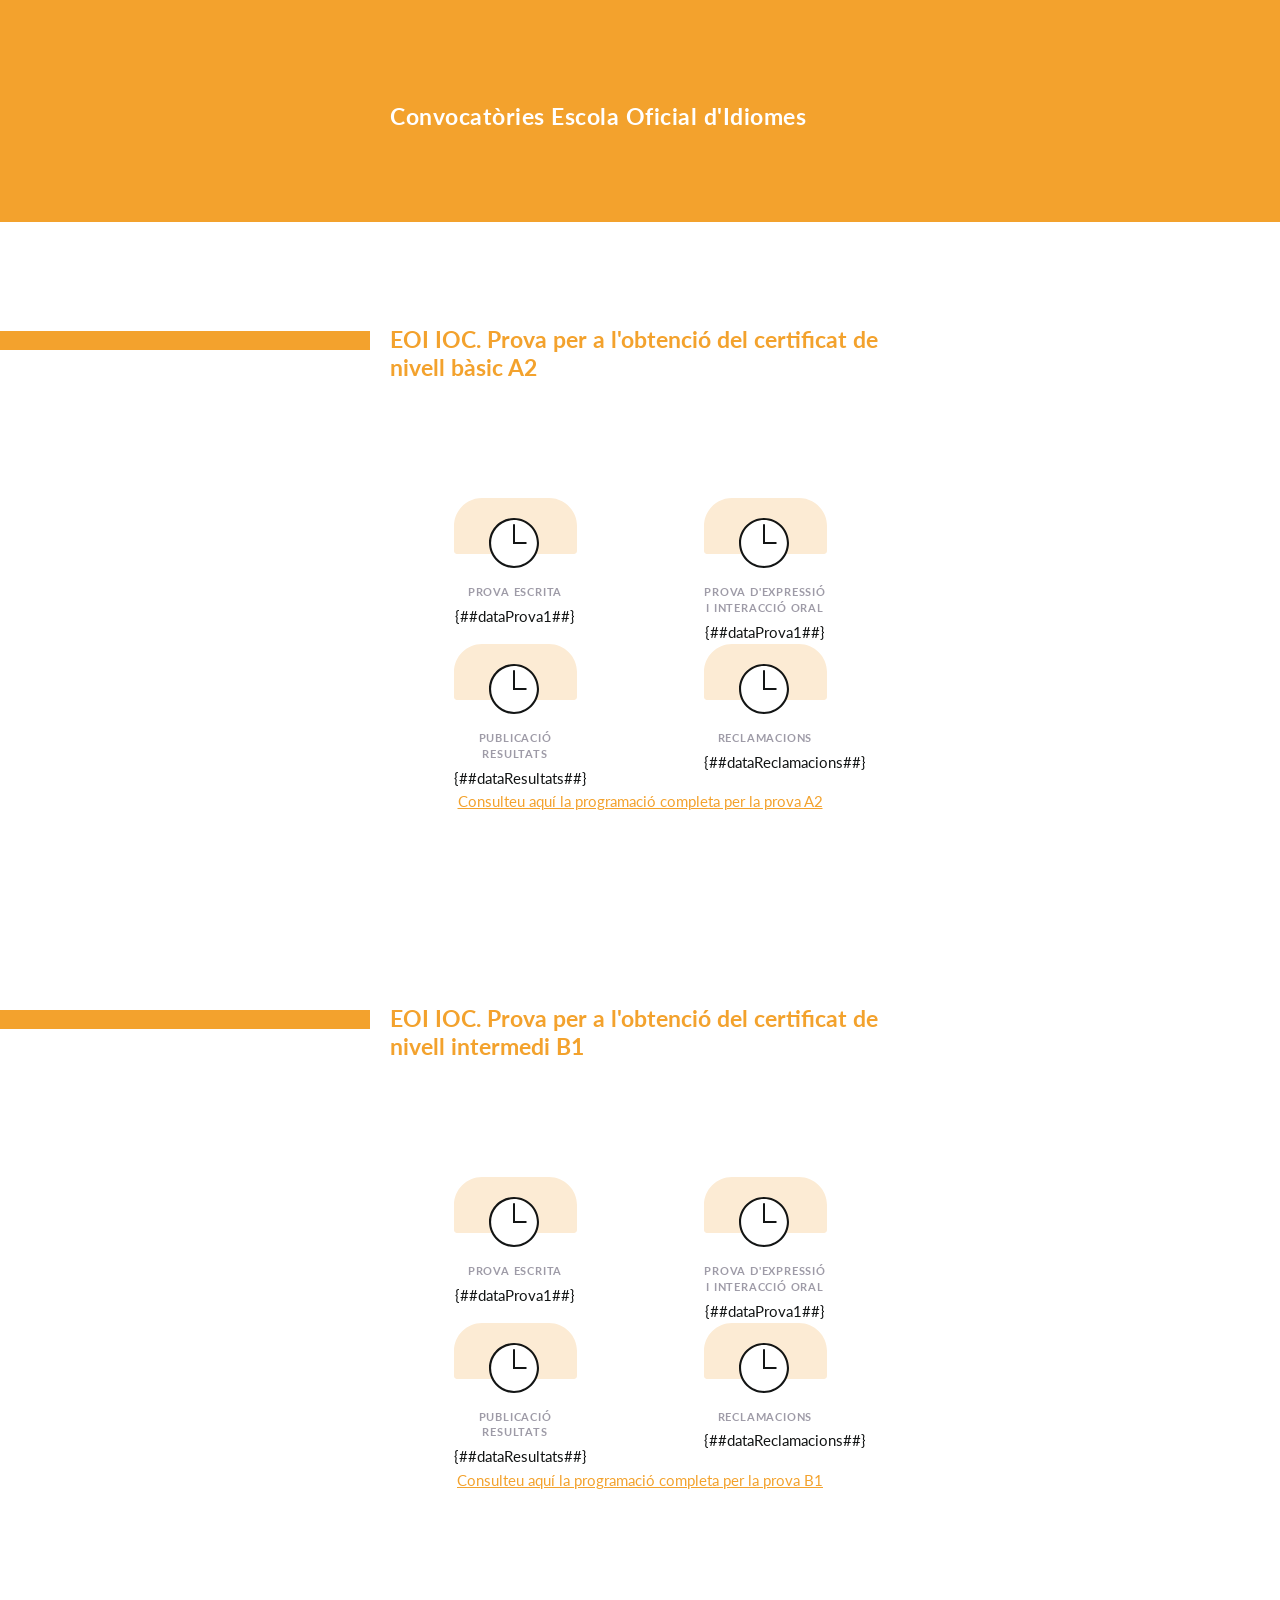
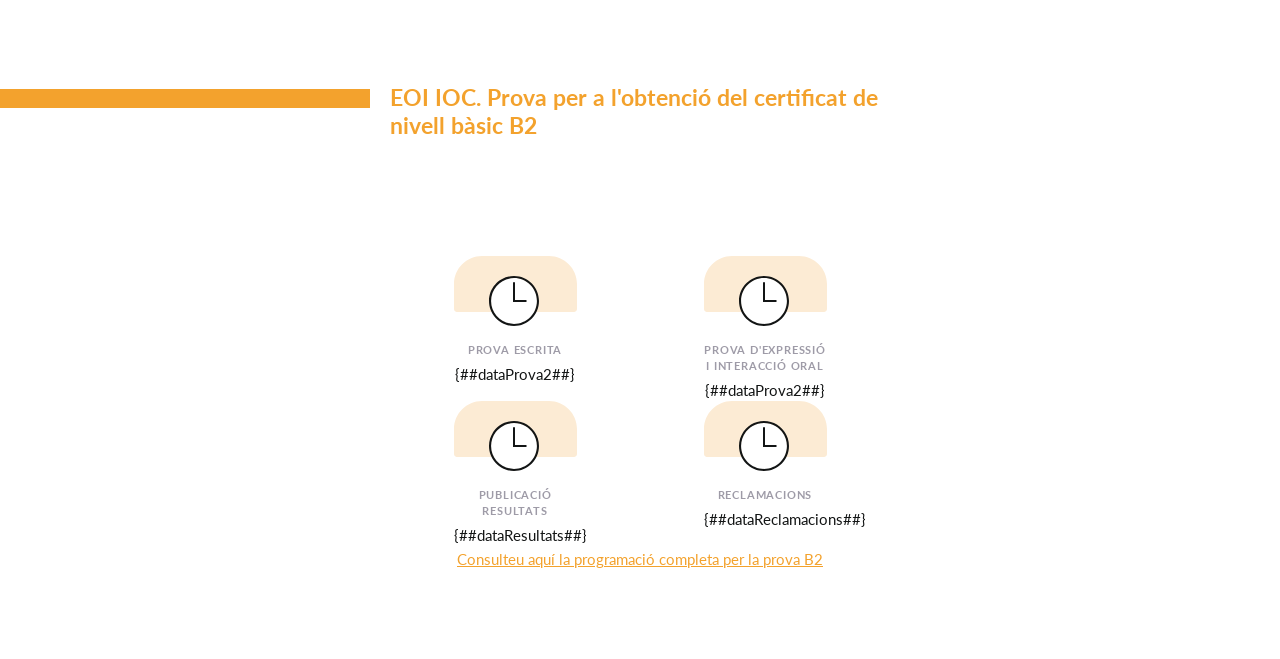
<file: projects/eoi/exporter/xhtml/exportDocument/templates/index.html>
<!doctype html>

<html lang="en">
<head>
    <meta charset="utf-8">
    <meta http-equiv="x-ua-compatible" content="ie=edge">
    <title>IOC - Convocatòries Escola Oficial d'Idiomes</title>
    <meta name="description" content="Convocatòria EOI">
    <meta name="viewport" content="width=device-width, initial-scale=1, shrink-to-fit=no">
    <link href="https://fonts.googleapis.com/css?family=Lato:400,400i,700,700i" rel="stylesheet">
    <link rel="stylesheet" href="main.css">
</head>
<body>

<!-- Capçalera -->
<header class="main_header">
    <div class="own_container">
        <h1>Convocatòries Escola Oficial d'Idiomes</h1>
    </div>
</header>
<!-- /Capçalera -->

<!-- Títol A2 -->
<header class="secondary_header">

    <div class="own_container">
        <div class="focus_stripe"></div>
        <h2>EOI IOC. Prova per a l'obtenció del certificat de nivell bàsic A2</h2>
    </div>
</header>
<!-- /Títol A2 -->


<!-- Secció A2 -->
<section class="section section1">
    <div class="own_container">
        <div class="section1_container">
            <div class="section1_content_row1">
                <div class="section1_element">
                    <div class="section1_icona" id="durada_icona"></div>
                    <h3>Prova escrita</h3>
                    <p>{##dataProva1##}</p>
                </div>
                <div class="section1_element">
                    <div class="section1_icona" id="durada_icona"></div>
                    <h3>Prova d'expressió i interacció oral</h3>
                    <p>{##dataProva1##}</p>
                </div>
            </div>

            <div class="section1_content_row1">
                <div class="section1_element">
                    <div class="section1_icona" id="durada_icona"></div>
                    <h3>Publicació resultats</h3>
                    <p>{##dataResultats##}</p>
                </div>
                <div class="section1_element">
                    <div class="section1_icona" id="durada_icona"></div>
                    <h3>Reclamacions</h3>
                    <p>{##dataReclamacions##}</p>
                </div>

            </div>
        </div>
        <a target="_blank" href="c_sencer/ca2.html">Consulteu aquí la programació completa per la prova A2</a>
    </div>
</section>
<!-- /Secció A2 -->


<!-- Títol B1 -->
<header class="secondary_header">

    <div class="own_container">
        <div class="focus_stripe"></div>
        <h2>EOI IOC. Prova per a l'obtenció del certificat de nivell intermedi B1</h2>
    </div>
</header>
<!-- /TítolB1 -->


<!-- Secció B1 -->
<section class="section section1">
    <div class="own_container">
        <div class="section1_container">
            <div class="section1_content_row1">
                <div class="section1_element">
                    <div class="section1_icona" id="durada_icona"></div>
                    <h3>Prova escrita</h3>
                    <p>{##dataProva1##}</p>
                </div>
                <div class="section1_element">
                    <div class="section1_icona" id="durada_icona"></div>
                    <h3>Prova d'expressió i interacció oral</h3>
                    <p>{##dataProva1##}</p>
                </div>
            </div>

            <div class="section1_content_row1">
                <div class="section1_element">
                    <div class="section1_icona" id="durada_icona"></div>
                    <h3>Publicació resultats</h3>
                    <p>{##dataResultats##}</p>
                </div>
                <div class="section1_element">
                    <div class="section1_icona" id="durada_icona"></div>
                    <h3>Reclamacions</h3>
                    <p>{##dataReclamacions##}</p>
                </div>

            </div>
        </div>
        <a target="_blank" href="c_sencer/cb1.html">Consulteu aquí la programació completa per la prova B1</a>
    </div>
</section>
<!-- /Secció B1 -->

<!-- Títol B2-->
<header class="secondary_header">

    <div class="own_container">
        <div class="focus_stripe"></div>
        <h2>EOI IOC. Prova per a l'obtenció del certificat de nivell bàsic B2</h2>
    </div>
</header>
<!-- /Títol B2 -->


<!-- Secció B2 -->
<section class="section section1">
    <div class="own_container">
        <div class="section1_container">
            <div class="section1_content_row1">
                <div class="section1_element">
                    <div class="section1_icona" id="durada_icona"></div>
                    <h3>Prova escrita</h3>
                    <p>{##dataProva2##}</p>
                </div>
                <div class="section1_element">
                    <div class="section1_icona" id="durada_icona"></div>
                    <h3>Prova d'expressió i interacció oral</h3>
                    <p>{##dataProva2##}</p>
                </div>
            </div>

            <div class="section1_content_row1">
                <div class="section1_element">
                    <div class="section1_icona" id="durada_icona"></div>
                    <h3>Publicació resultats</h3>
                    <p>{##dataResultats##}</p>
                </div>
                <div class="section1_element">
                    <div class="section1_icona" id="durada_icona"></div>
                    <h3>Reclamacions</h3>
                    <p>{##dataReclamacions##}</p>
                </div>

            </div>
        </div>
        <a target="_blank" href="c_sencer/cb2.html">Consulteu aquí la programació completa per la prova B2</a>
    </div>
</section>
<!-- /Secció B2 -->


</body>
</html>
</file>
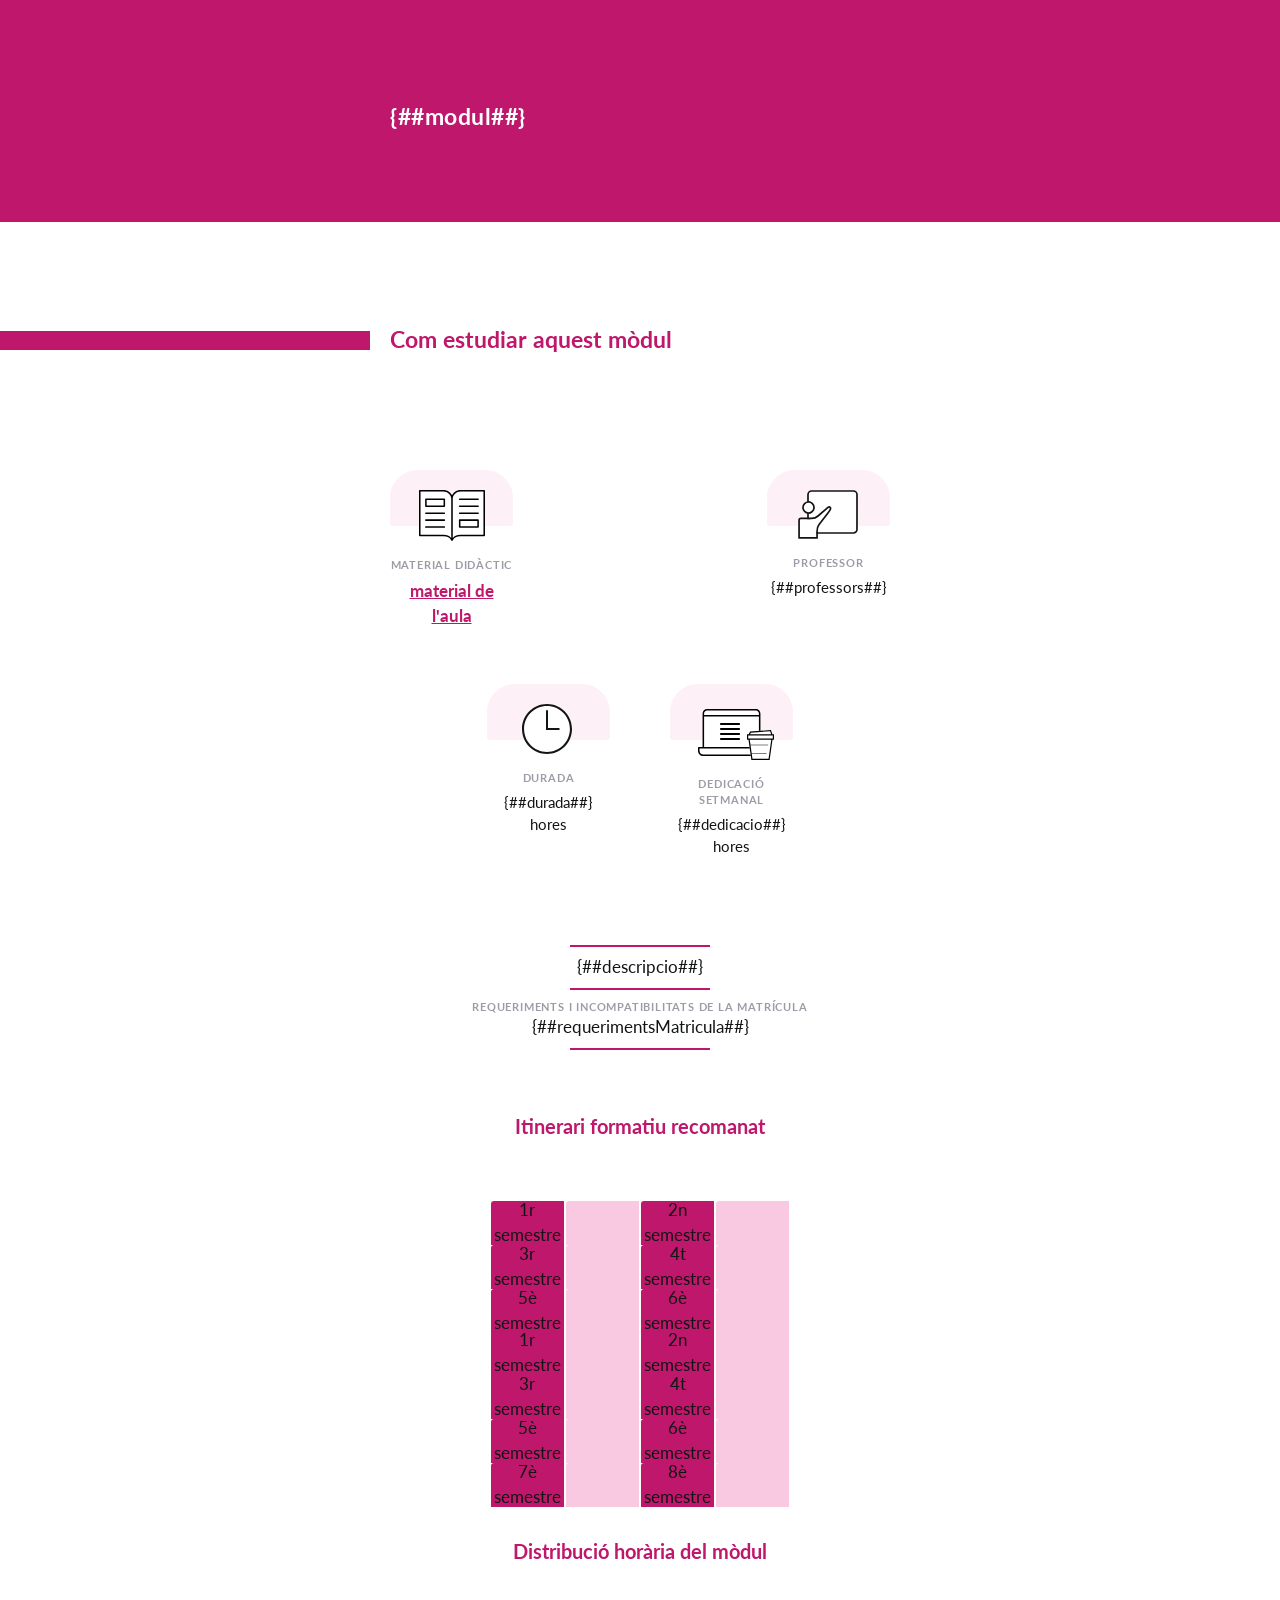
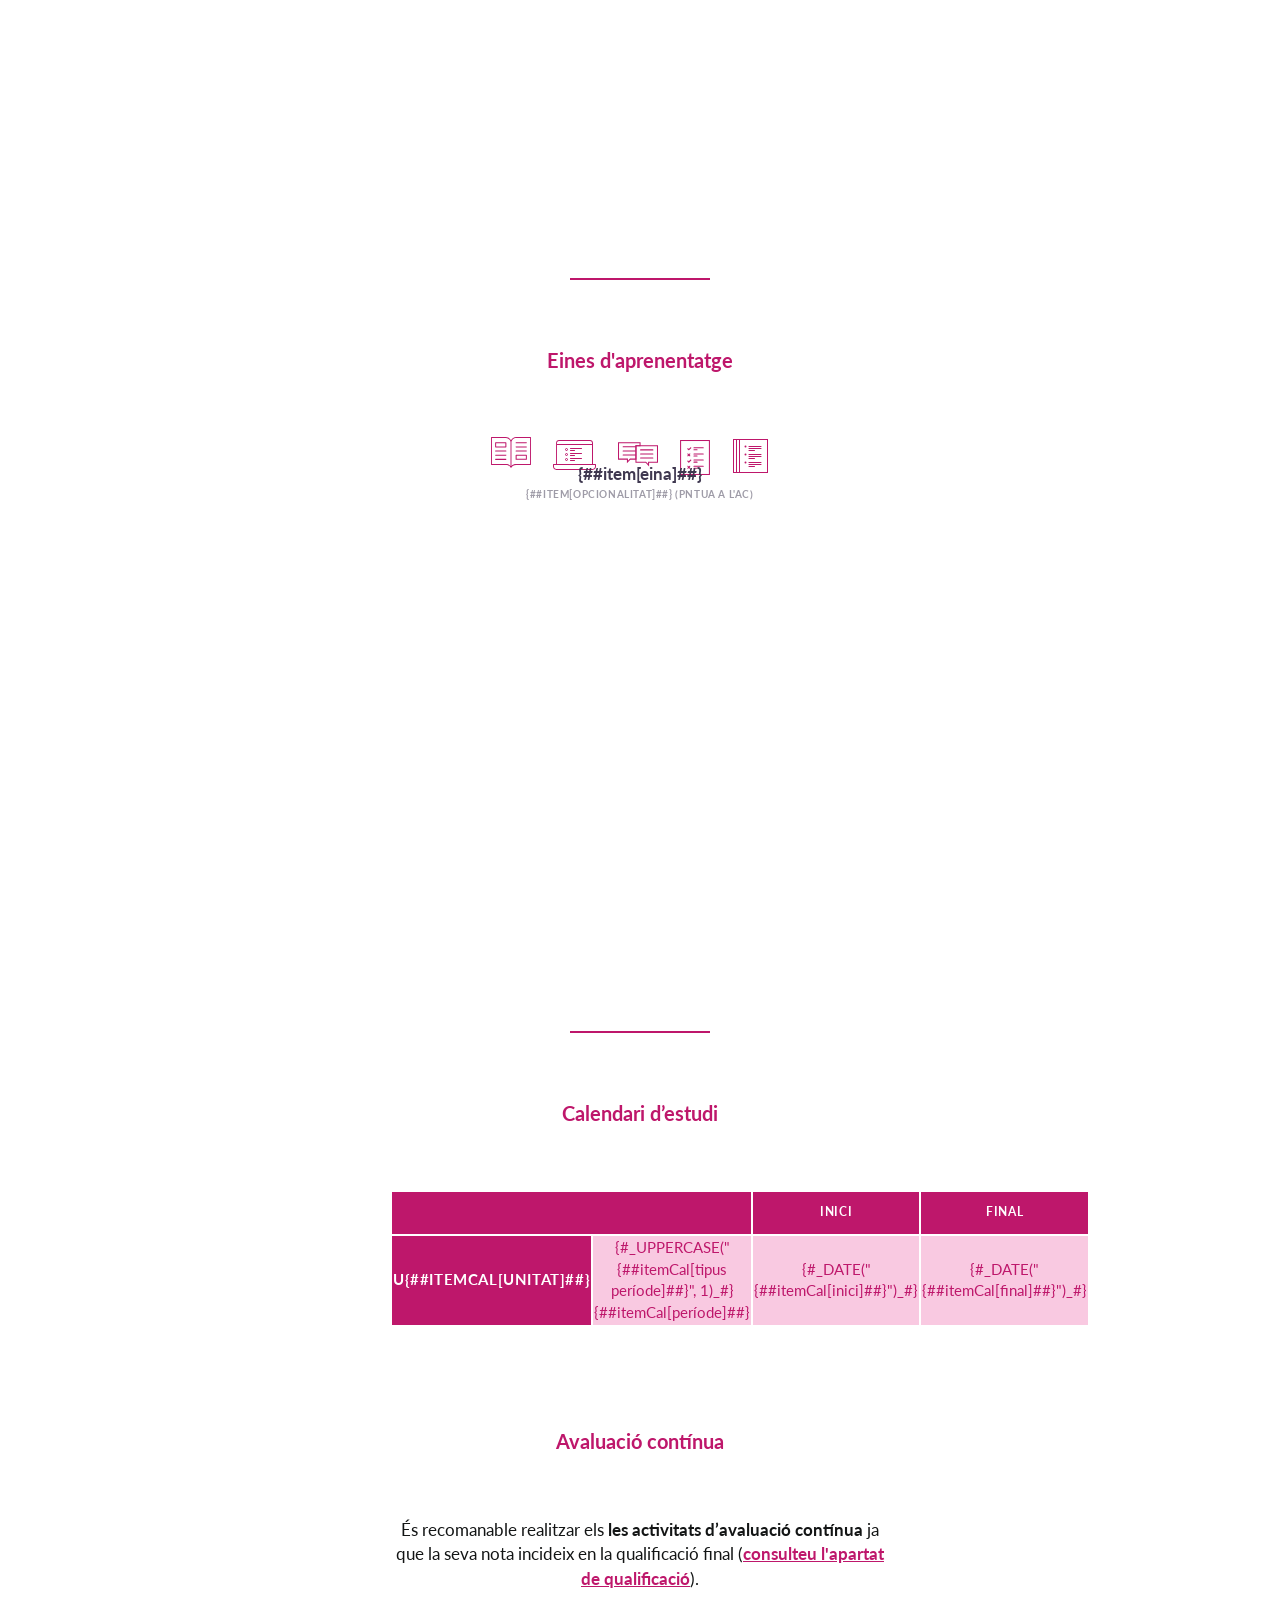
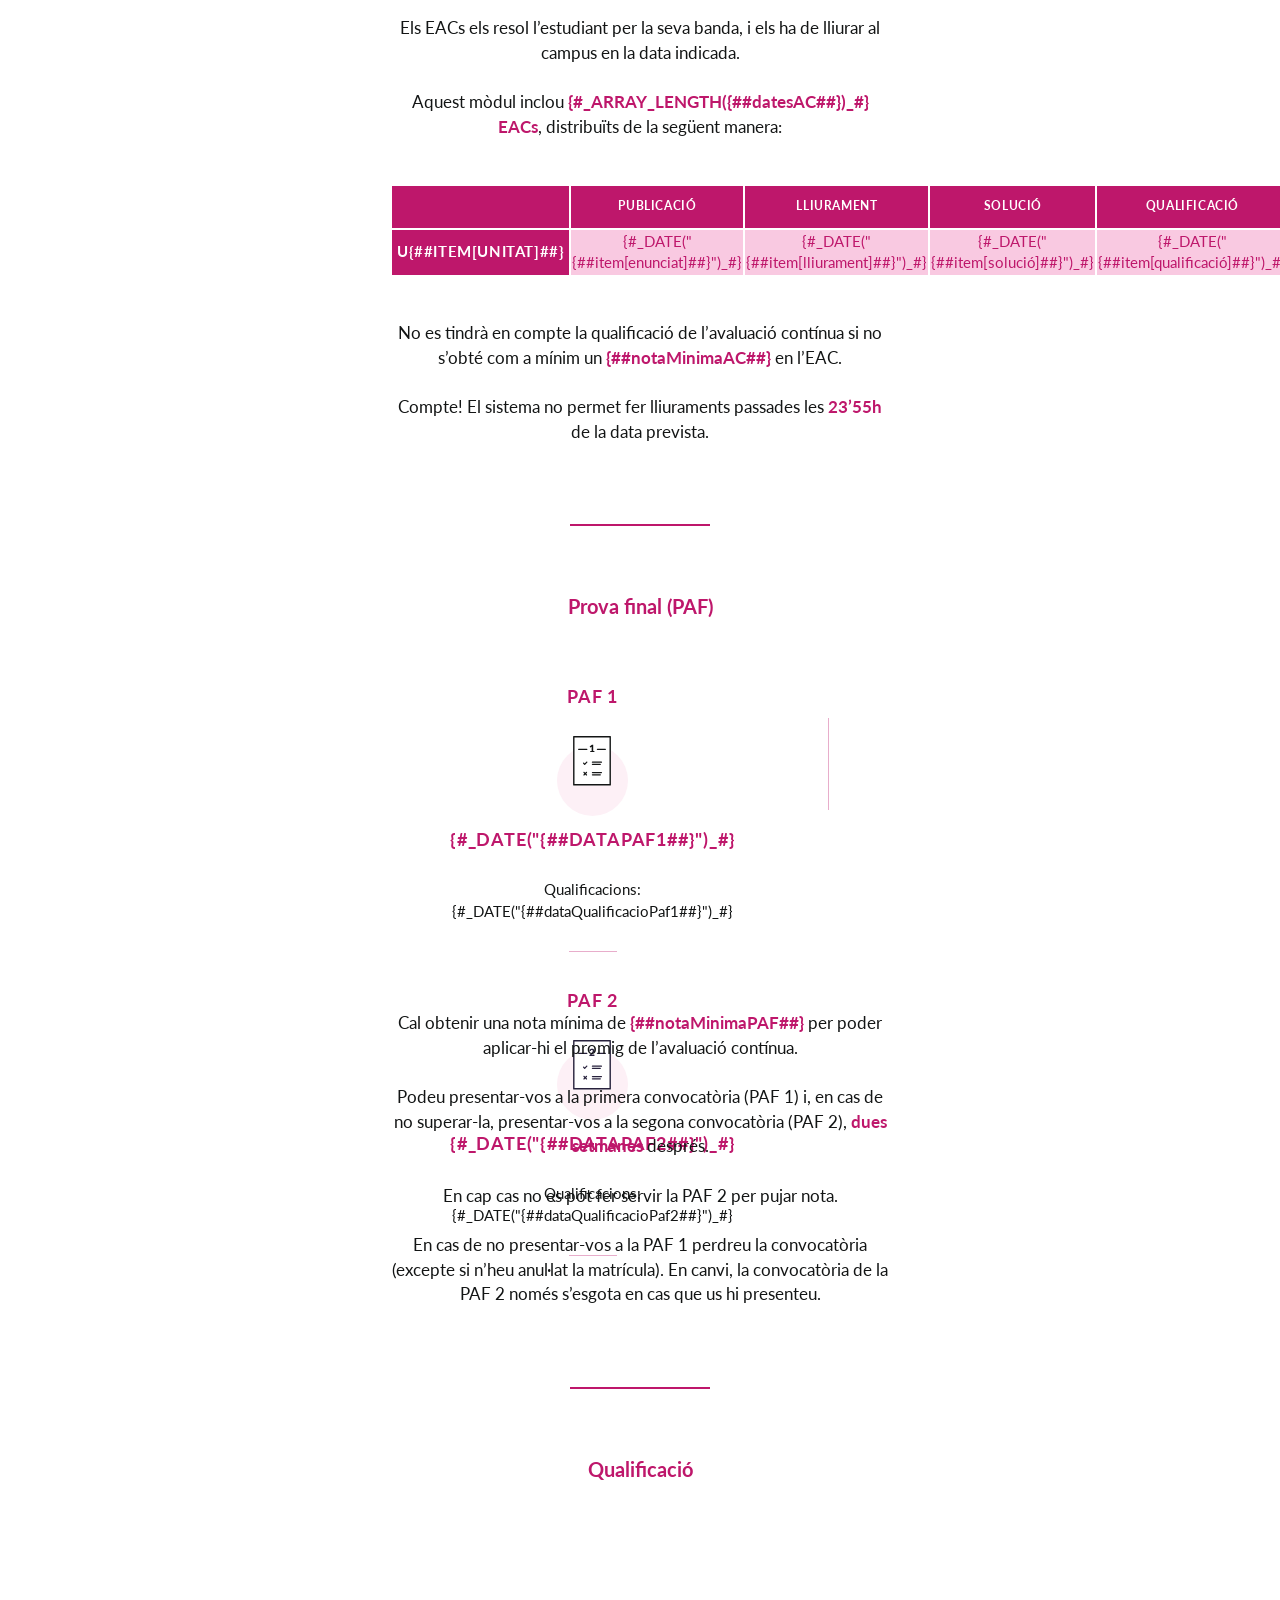
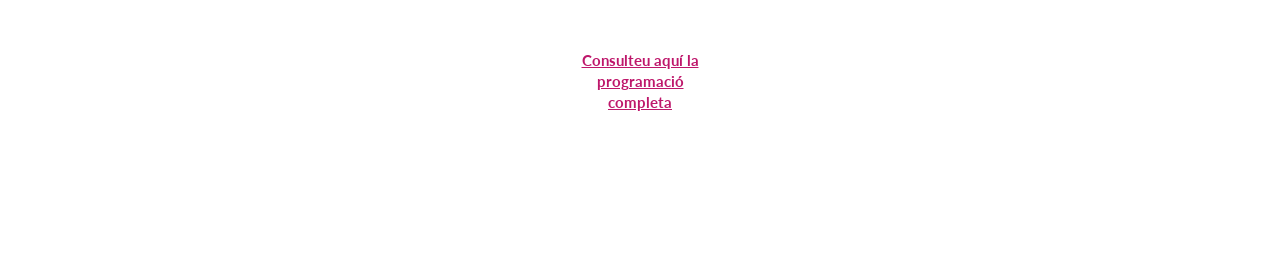
<file: projects/platreballfp/exporter/xhtml/exportDocument/templates/index.html>
<!doctype html>

<html lang="ca">
<head>
  <meta charset="utf-8">
  <meta http-equiv="x-ua-compatible" content="ie=edge">
  <title>Pla de treball</title>
  <meta name="description" content="Pla de treball">
  <meta name="viewport" content="width=device-width, initial-scale=1, shrink-to-fit=no">
  <link href="https://fonts.googleapis.com/css?family=Lato:400,400i,700,700i" rel="stylesheet">
  <link rel="stylesheet" href="main.css">
</head>
<body>

<!-- Capçalera -->
<header class="main_header">
  <div class="own_container">
    <h1>{##modul##}</h1>
  </div>
</header>
<!-- /Capçalera -->

<!-- Títol -->
<header class="secondary_header">

  <div class="own_container">
    <div class="focus_stripe"></div>
    <h2>Com estudiar aquest mòdul</h2>
  </div>
</header>
<!-- /Títol -->


<!-- Secció 1 -->
<section class="section section1">
  <div class="own_container">
    <div class="section1_container">
      <div class="section1_content_row1">
        <div class="section1_element">
          <div class="section1_icona" id="material_icona"></div>
          <h3>Material didàctic</h3>
          <a href="{##urlMaterialDidactic##}">material de l'aula</a>
        </div>
        <div class="section1_element">
          <div class="section1_icona" id="professor_icona"></div>
          <h3>Professor</h3>
          <p>{##professors##}</p>
        </div>
      </div>
      <div class="section1_content_row2">
        <div class="section1_element">
          <div class="section1_icona" id="durada_icona"></div>
          <h3>Durada</h3>
          <p>{##durada##} hores</p>
        </div>
        <div class="section1_element">
          <div class="section1_icona" id="dedicacio_icona"></div>
          <h3>Dedicació setmanal</h3>
          <p>{##dedicacio##} hores</p>
        </div>
      </div>
    </div>
  </div>
</section>
<!-- /Secció 1 -->

<!-- Secció 2 -->
<section class="section section2">
  <hr>
  <div class="own_container">
    {##descripcio##}
  </div>
  <hr>
<WIOCCL:IF condition="{##requerimentsMatricula##}!=''''">  
  <div class="own_container">
      <h3>Requeriments i incompatibilitats de la matrícula</h3>
      <p>{##requerimentsMatricula##}</p>
  </div>
  <hr>
</WIOCCL:IF>
</section>
<!-- /Secció 2 -->

<!-- Secció 3 -->
<section class="section section3">
  <div class="own_container">
    <h2>Itinerari formatiu recomanat</h2>
<WIOCCL:IF condition="{##semestre##}==1">
    <div class="section3_itinerari">
      <!--h3>Si curses el mòdul el <span>primer semestre</span> (setembre-gener)</h3-->
      <div class="requadre_itinerari">
         <!-- /requadre semestre 1 -->
<WIOCCL:IF condition="{##itinerariRecomanatS1##}==1">
        <div class="rectangle rectangle_destacat">1r semestre</div>
</WIOCCL:IF>
<WIOCCL:IF condition="{##itinerariRecomanatS1##}!=1">
        <div class="rectangle"></div>
</WIOCCL:IF>
         <!-- /requadre semestre 2 -->
<WIOCCL:IF condition="{##itinerariRecomanatS1##}==2">
        <div class="rectangle rectangle_destacat">2n semestre</div>
</WIOCCL:IF>
<WIOCCL:IF condition="{##itinerariRecomanatS1##}!=2">
        <div class="rectangle"></div>
</WIOCCL:IF>
         <!-- /requadre semestre 3 -->
<WIOCCL:IF condition="{##itinerariRecomanatS1##}==3">
        <div class="rectangle rectangle_destacat">3r semestre</div>
</WIOCCL:IF>
<WIOCCL:IF condition="{##itinerariRecomanatS1##}!=3">
        <div class="rectangle"></div>
</WIOCCL:IF>
         <!-- /requadre semestre 4 -->
<WIOCCL:IF condition="{##itinerariRecomanatS1##}==4">
        <div class="rectangle rectangle_destacat">4t semestre</div>
</WIOCCL:IF>
<WIOCCL:IF condition="{##itinerariRecomanatS1##}!=4">
        <div class="rectangle"></div>
</WIOCCL:IF>
         <!-- /requadre semestre 5 -->
<WIOCCL:IF condition="{##itinerariRecomanatS1##}==5">
        <div class="rectangle rectangle_destacat">5è semestre</div>
</WIOCCL:IF>
<WIOCCL:IF condition="{##itinerariRecomanatS1##}!=5">
        <div class="rectangle"></div>
</WIOCCL:IF>
         <!-- /requadre semestre 6 -->
<WIOCCL:IF condition="{##itinerariRecomanatS1##}==6">
        <div class="rectangle rectangle_destacat">6è semestre</div>
</WIOCCL:IF>
<WIOCCL:IF condition="{##itinerariRecomanatS1##}!=6">
        <div class="rectangle"></div>
</WIOCCL:IF>
         <!-- /requadre semestre 7 -->
<WIOCCL:IF condition="{##itinerariRecomanatS1##}==7">
        <div class="rectangle rectangle_destacat">7è semestre</div>
</WIOCCL:IF>
<WIOCCL:IF condition="{##itinerariRecomanatS1##}!=7">
        <div class="rectangle"></div>
</WIOCCL:IF>
         <!-- /requadre semestre 8 -->
<WIOCCL:IF condition="{##itinerariRecomanatS1##}==8">
        <div class="rectangle rectangle_destacat">8è semestre</div>
</WIOCCL:IF>
<WIOCCL:IF condition="{##itinerariRecomanatS1##}!=8">
        <div class="rectangle"></div>
</WIOCCL:IF>
      </div>
    </div>
</WIOCCL:IF>
<WIOCCL:IF condition="{##semestre##}==2">
    <div class="section3_itinerari">
      <!--h3>Si curses el mòdul el <span>primer semestre</span> (setembre-gener)</h3-->
      <div class="requadre_itinerari">
         <!-- /requadre semestre 1 -->
<WIOCCL:IF condition="{##itinerariRecomanatS2##}==1">
        <div class="rectangle rectangle_destacat">1r semestre</div>
</WIOCCL:IF>
<WIOCCL:IF condition="{##itinerariRecomanatS2##}!=1">
        <div class="rectangle"></div>
</WIOCCL:IF>
         <!-- /requadre semestre 2 -->
<WIOCCL:IF condition="{##itinerariRecomanatS2##}==2">
        <div class="rectangle rectangle_destacat">2n semestre</div>
</WIOCCL:IF>
<WIOCCL:IF condition="{##itinerariRecomanatS2##}!=2">
        <div class="rectangle"></div>
</WIOCCL:IF>
         <!-- /requadre semestre 3 -->
<WIOCCL:IF condition="{##itinerariRecomanatS2##}==3">
        <div class="rectangle rectangle_destacat">3r semestre</div>
</WIOCCL:IF>
<WIOCCL:IF condition="{##itinerariRecomanatS2##}!=3">
        <div class="rectangle"></div>
</WIOCCL:IF>
         <!-- /requadre semestre 4 -->
<WIOCCL:IF condition="{##itinerariRecomanatS2##}==4">
        <div class="rectangle rectangle_destacat">4t semestre</div>
</WIOCCL:IF>
<WIOCCL:IF condition="{##itinerariRecomanatS2##}!=4">
        <div class="rectangle"></div>
</WIOCCL:IF>
         <!-- /requadre semestre 5 -->
<WIOCCL:IF condition="{##itinerariRecomanatS2##}==5">
        <div class="rectangle rectangle_destacat">5è semestre</div>
</WIOCCL:IF>
<WIOCCL:IF condition="{##itinerariRecomanatS2##}!=5">
        <div class="rectangle"></div>
</WIOCCL:IF>
         <!-- /requadre semestre 6 -->
<WIOCCL:IF condition="{##itinerariRecomanatS2##}==6">
        <div class="rectangle rectangle_destacat">6è semestre</div>
</WIOCCL:IF>
<WIOCCL:IF condition="{##itinerariRecomanatS2##}!=6">
        <div class="rectangle"></div>
</WIOCCL:IF>
         <!-- /requadre semestre 7 -->
<WIOCCL:IF condition="{##itinerariRecomanatS2##}==7">
        <div class="rectangle rectangle_destacat">7è semestre</div>
</WIOCCL:IF>
<WIOCCL:IF condition="{##itinerariRecomanatS2##}!=7">
        <div class="rectangle"></div>
</WIOCCL:IF>
         <!-- /requadre semestre 8 -->
<WIOCCL:IF condition="{##itinerariRecomanatS2##}==8">
        <div class="rectangle rectangle_destacat">8è semestre</div>
</WIOCCL:IF>
<WIOCCL:IF condition="{##itinerariRecomanatS2##}!=8">
        <div class="rectangle"></div>
</WIOCCL:IF>
      </div>
    </div>
</WIOCCL:IF>
    <h2>Distribució horària del mòdul</h2>
    <div class="containerDistribHoraria">
        <div class="rowDistribHoraria" id="rowDistribHoraria1"></div>
        <div class="rowDistribHoraria" id="rowDistribHoraria2"></div>
        <div class="rowDistribHoraria" id="rowDistribHoraria3"></div>
        <div class="rowDistribHoraria" id="rowDistribHoraria4"></div>
    </div>
    <script type="text/javascript">
/**** DADES ****/

/* Es poden modificar les dades, afegint qualsevol sèries de valors de la llargada que calgui.*/
(function(){
    var dataArray = [
            [<WIOCCL:FOR from="{#_FIRST({##taulaDadesUnitats##}, ''FIRST[unitat formativa]'')_#}" to="{#_LAST({##taulaDadesUnitats##}, ''LAST[unitat formativa]'')_#}" counter="idUf"><WIOCCL:SUBSET subsetvar="filtered" array="{##taulaDadesUF##}" arrayitem="itemsub" filter="{##idUf##}=={##itemsub[unitat formativa]##}">{#_FIRST({##filtered##}, "FIRST[hores]")_#},</WIOCCL:SUBSET></WIOCCL:FOR>], /* Num. hores per cada UF */
            [<WIOCCL:FOREACH var="item" array="{##taulaDadesUnitats##}">{##item[hores]##},</WIOCCL:FOREACH>] /* Num. hores per cada U */
        ];

    /*****************/


    /* Creem fila total hores per UF */

    var totalHoresUFs = 0;
    for(var i = 0; i <= dataArray[0].length-1; i++) {
          totalHoresUFs += dataArray[0][i];
    }

    var rowDistribHoraria2 = document.getElementById("rowDistribHoraria2");

    for(var i = 0; i <= dataArray[0].length-1; i++) {
         var percentWidth = dataArray[0][i]*100/totalHoresUFs + "%";
         var textCell = dataArray[0][i] + "h"
         createCell(rowDistribHoraria2, percentWidth, textCell);
    }



    /* Creem fila total hores per U */

    var totalHoresUs = 0;
    for(var i = 0; i <= dataArray[1].length-1; i++) {
          totalHoresUs += dataArray[1][i];
    }

    var rowDistribHoraria3 = document.getElementById("rowDistribHoraria3");

    for(var i = 0; i <= dataArray[1].length-1; i++) {
         var percentWidth = dataArray[1][i]*100/totalHoresUs + "%";
         var textCell = dataArray[1][i] + "h"
         createCell(rowDistribHoraria3, percentWidth, textCell);
    }


    /* Creem fila títols UFs*/

    var totalHoresUFs = 0;
    for(var i = 0; i <= dataArray[0].length-1; i++) {
          totalHoresUFs += dataArray[0][i];
    }

    var rowDistribHoraria1 = document.getElementById("rowDistribHoraria1");

    for(var i = 0; i <= dataArray[0].length-1; i++) {
         var percentWidth = dataArray[0][i]*100/totalHoresUFs + "%";
         var textCell = "UF" + (i+1);
         createCell(rowDistribHoraria1, percentWidth, textCell);
    }


    /* Creem fila títols Us*/

    var totalHoresUs = 0;
    for(var i = 0; i <= dataArray[1].length-1; i++) {
          totalHoresUs += dataArray[1][i];
    }

    var rowDistribHoraria4 = document.getElementById("rowDistribHoraria4");

    for(var i = 0; i <= dataArray[1].length-1; i++) {
         var percentWidth = dataArray[1][i]*100/totalHoresUs + "%";
         var textCell = "U" + (i+1);
         createCell(rowDistribHoraria4, percentWidth, textCell);
    }


    /* Funció per crear celles */

    function createCell(parent, width, text) {
        var newCell =  document.createElement("div");
        var newContent = document.createTextNode(text);
        newCell.setAttribute("class", "cellDistribHoraria");
        newCell.appendChild(newContent);
        newCell.style.width = width;
        parent.appendChild(newCell);
    }
})();
        
    </script>    
  </div>
</section>
<!-- /Secció 3 -->

<hr>

<!-- Secció 4 -->
<section class="section section4">
  <div class="own_container">
    <h2>Eines d'aprenentatge</h2>
    <div class="requadre_eines">
<WIOCCL:FOREACH var="item" array="{##einesAprenentatge##}" counter="ind">
<WIOCCL:IF condition="{##ind##}==0">
      <div class="puzzle puzzle_dalt" id="puzzle{#_SUMA({##ind##},1)_#}">
</WIOCCL:IF>
<WIOCCL:IF condition="{##ind##}\>0&&{##ind##}\<{#_SUBS({#_ARRAY_LENGTH({##einesAprenentatge##})_#},1)_#}">
      <div class="puzzle puzzle_mig" id="puzzle{#_SUMA({##ind##},1)_#}">
</WIOCCL:IF>
<WIOCCL:IF condition="{##ind##}=={#_SUBS({#_ARRAY_LENGTH({##einesAprenentatge##})_#},1)_#}">
      <div class="puzzle puzzle_baix" id="puzzle{#_SUMA({##ind##},1)_#}">
</WIOCCL:IF>
<WIOCCL:IF condition="{##item[tipus]##}==''lectura''">
        <div class="section4_icona" id="llibre_icona"></div>
</WIOCCL:IF>
<WIOCCL:IF condition="{##item[tipus]##}==''autoavaluació''">
        <div class="section4_icona" id="exercicis_icona"></div>
</WIOCCL:IF>
<WIOCCL:IF condition="{##item[tipus]##}==''fòrum''">
        <div class="section4_icona" id="forum_icona"></div>
</WIOCCL:IF>
<WIOCCL:IF condition="{##item[tipus]##}==''qüestionari''">
        <div class="section4_icona" id="questionari_icona"></div>
</WIOCCL:IF>
<WIOCCL:IF condition="{##item[tipus]##}==''exercicis''">
        <div class="section4_icona" id="avaluacio_icona"></div>
</WIOCCL:IF>
        <div>
          <h4>{##item[eina]##}</h4>
          <h3>{##item[opcionalitat]##} <WIOCCL:IF condition="{##item[puntuable]##}==true">(pntua a l'AC)</WIOCCL:IF></h3>
        </div>
      </div>
</WIOCCL:FOREACH>
    </div>
  </div>
</section>
<!-- /Secció 4 -->

<hr>

<!-- Secció 5 -->
<section class="section section5">
  <div class="own_container">
    <h2>Calendari d’estudi</h2>
    <table class="own_table">
      <tr>
        <th colspan="2"></th>
        <th>Inici</th>
        <th>Final</th>
      </tr>
<WIOCCL:FOR from="{#_FIRST({##calendari##}, ''FIRST[unitat]'')_#}" to="{#_LAST({##calendari##}, ''LAST[unitat]'')_#}" counter="idUnitat">
<WIOCCL:SUBSET subsetvar="filtered" array="{##calendari##}" arrayitem="itemsub" filter="{##itemsub[unitat]##}=={##idUnitat##}">     
<WIOCCL:FOREACH  var="itemCal" array="{##filtered##}" counter="cont">
      <tr>
<WIOCCL:IF condition="{##cont##}==0">
        <th rowspan="{#_ARRAY_LENGTH({##filtered##})_#}">U{##itemCal[unitat]##}</th>
</WIOCCL:IF>
        <td>{#_UPPERCASE("{##itemCal[tipus període]##}", 1)_#} {##itemCal[període]##}</td>
        <td>{#_DATE("{##itemCal[inici]##}")_#}</td>
        <td>{#_DATE("{##itemCal[final]##}")_#}</td>
      </tr>
</WIOCCL:FOREACH>
</WIOCCL:SUBSET>
</WIOCCL:FOR>
    </table>
  </div>
</section>
<!-- /Secció 5 -->

<!-- Secció 6 -->
<section class="section section6">
  <div class="own_container">
    <h2>Avaluació contínua</h2>
    <p>És recomanable realitzar els <strong>les activitats d’avaluació contínua</strong> ja que la seva nota incideix en la qualificació final (<a href="#qualificacio">consulteu l'apartat de qualificació</a>).</p>
    <br/>
    <p>Els EACs els resol l’estudiant per la seva banda, i els ha de lliurar al campus en la data indicada. </p>
    <br/>
    <p>Aquest mòdul inclou <span>{#_ARRAY_LENGTH({##datesAC##})_#} EACs</span>, distribuïts de la següent manera:</p>
    <table class="own_table">
      <tr>
        <th></th>
        <th>Publicació</th>
        <th>Lliurament</th>
        <th>Solució</th>
        <th>Qualificació</th>
      </tr>
<WIOCCL:FOREACH var="item" array="{##datesAC##}">
      <tr>
        <th>U{##item[unitat]##}</th>
        <td>{#_DATE("{##item[enunciat]##}")_#}</td>
        <td>{#_DATE("{##item[lliurament]##}")_#}</td>
        <td>{#_DATE("{##item[solució]##}")_#}</td>
        <td>{#_DATE("{##item[qualificació]##}")_#}</td>
      </tr>
</WIOCCL:FOREACH>            
    </table>
<WIOCCL:IF condition="{##notaMinimaAC##}\>0">
    <p>No es tindrà en compte la qualificació de l’avaluació contínua si no s’obté com a mínim un <span>{##notaMinimaAC##}</span> en l’EAC.</p>
</WIOCCL:IF>        
    <br/>
    <p>Compte! El sistema no permet fer lliuraments passades les <span>23’55h</span> de la data prevista.</p>
  </div>
</section>
<!-- /Secció 6 -->

<hr>

<!-- Secció 7 -->
<section class="section section7">
  <div class="own_container">
    <h2>Prova final (PAF)</h2>
    <div class="panell_pafs">
      <div class="paf_1">
        <h3>PAF 1</h3>
        <div class="section7_icona" id="paf-1-icona"></div>
        <h3>{#_DATE("{##dataPaf1##}")_#}</h3>
        <p>Qualificacions:</p>
        <p>{#_DATE("{##dataQualificacioPaf1##}")_#}</p>
        <div class="horizontal_separator"></div>
      </div>
      <div class="vertical_separator"></div>
      <div class="paf_2">
        <h3>PAF 2</h3>
        <div class="section7_icona" id="paf-2-icona"></div>
        <h3>{#_DATE("{##dataPaf2##}")_#}</h3>
        <p>Qualificacions:</p>
        <p>{#_DATE("{##dataQualificacioPaf2##}")_#}</p>
        <div class="horizontal_separator"></div>
      </div>
    </div>
    <p>Cal obtenir una nota mínima de <span>{##notaMinimaPAF##}</span> per poder aplicar-hi el promig de l’avaluació contínua.</p>
    <br/>
    <p>Podeu presentar-vos a la primera convocatòria (PAF 1) i, en cas de no superar-la, presentar-vos a la segona convocatòria (PAF 2), <span>dues setmanes</span> després.</p>
    <br/>
    <p>En cap cas no es pot fer servir la PAF 2 per pujar nota.</p>
    <br/>
    <p>En cas de no presentar-vos a la PAF 1 perdreu la convocatòria (excepte si n’heu anul·lat la matrícula). En canvi, la convocatòria de la PAF 2 només s’esgota en cas que us hi presenteu.</p>
  </div>
</section>
<!-- /Secció 7 -->

<hr>

<!-- Secció 8 -->
<section class="section section8">
  <div class="own_container">
    <h2 id="qualificació">Qualificació</h2>
     <div class="containerQualificacio" id="contenidorQualificacio">

    </div>
    <script type="text/javascript"> 
(function(){
    var dataArray1 = [
<WIOCCL:FOR from="{#_FIRST({##dadesQualificacioUFs##}, ''FIRST[unitat formativa]'')_#}" to="{#_LAST({##dadesQualificacioUFs##}, ''LAST[unitat formativa]'')_#}" counter="idUF">        
                      [
                        { 
                          title :"UF{##idUF##}",
                          percent: 0
                        },                        
<WIOCCL:FOREACH var="item" array="{##dadesQualificacioUFs##}" filter="{##item[unitat formativa]##}=={##idUF##}">                        
                       { 
                          title :"{##item[descripció qualificació]##}",
                          percent: {##item[ponderació]##}
                        },
</WIOCCL:FOREACH>
                      ],
</WIOCCL:FOR>
/*                      [
                        { 
                          title :"UF2",
                          percent: 0
                        },
                       { 
                          title :"PAF UF2",
                          percent: 30
                        },
                        { 
                          title :"EAC UF2",
                          percent: 70
                        }
                      ],
                      [
                        { 
                          title :"UF3",
                          percent: 0
                        },
                       { 
                          title :"PAF UF3",
                          percent: 30
                        },
                        { 
                          title :"Participació al fòrum",
                          percent: 5
                        },
                        { 
                          title :"EAC UF3",
                          percent: 65
                        }
                      ],*/
                      [
                        { 
                          title :"FINAL",
                          percent: 0
                        },
<WIOCCL:FOREACH var="item" array="{##taulaDadesUF##}">                        
                       { 
                          title :"UF{##item[unitat formativa]##}",
                          percent: {##item[ponderació]##}
                        },
</WIOCCL:FOREACH>                        
/*                        { 
                          title :"UF2",
                          percent: 50
                        }*/
                      ]
                    ];


    /*****************/

    var numberOfRows = 0;
    var numberOfCells = [];

    for(var i = 0; i <= dataArray1.length - 1; i++) {
        createPercentRow(i);
        createTitleRow(i);
        numberOfRows += 2;
        numberOfCells += dataArray1[i].length;
        }

    for(var i = 0; i <= numberOfRows - 1; i++) {
        for(var j = 0; j <= numberOfCells[i] - 1; j++) {
          /* Creem cel·les de percentatge */
          var newPercentCell =  document.createElement("div");
          var newPercentContentCell =  document.createElement("span");
          var percentCellContent = document.createTextNode(dataArray1[i][j].percent + "%");
          document.createTextNode(dataArray1[i][j].percent + "%");
          newPercentCell.setAttribute("class", "cellQualificacio");
          newPercentContentCell.appendChild(percentCellContent);
          newPercentCell.appendChild(newPercentContentCell);
          newPercentCell.style.width = dataArray1[i][j].percent + "%";
          document.getElementById("percent_row" + i).appendChild(newPercentCell);
          /* Creem cel·les de títol */
          var newTitleCell =  document.createElement("div");
          var newTitleContentCell =  document.createElement("span");
          var titleCellContent = document.createTextNode(dataArray1[i][j].title);
          newTitleCell.setAttribute("class", "cellQualificacio");
          newTitleContentCell.appendChild(titleCellContent);
          newTitleCell.appendChild(newTitleContentCell);
          newTitleCell.style.width = dataArray1[i][j].percent + "%";
          document.getElementById("title_row" + i).appendChild(newTitleCell);
        }
    }

    var allCells = document.querySelectorAll(".cellQualificacio");

    for(var k = 0; k <= allCells.length - 1; k++) {

      if (parseInt(allCells[k].style.width) > 0 && parseInt(allCells[k].style.width) < 25) {
            allCells[k].classList.add("smallCell");
            var textHolder = allCells[k].innerHTML;
          }
    }

    /* Funcions per crear files */

    function createPercentRow(index) {
        var newPercentRow =  document.createElement("div");
        newPercentRow.setAttribute("class", "rowQualificacio");
        newPercentRow.setAttribute("id", "percent_row" + index);
        document.getElementById("contenidorQualificacio").appendChild(newPercentRow);
    }

    function createTitleRow(index) {
        var newTitleRow =  document.createElement("div");
        newTitleRow.setAttribute("class", "rowQualificacio");
        newTitleRow.setAttribute("id", "title_row" + index);
        document.getElementById("contenidorQualificacio").appendChild(newTitleRow);
    }
})();
    </script>
    <!--div class="panell_qualificacions">
      <div class="panell_qualificacio">
        <div class="unitat_num">
          <p>UF1</p>
        </div>
        <div class="percentatges_chart">
          <div class="chart_primer">
            <p>70%</p>
            <div id="fila1_percentatge_paf">PAF UF 1</div>
          </div>
          <div class="chart_segon">
            <p>30%</p>
            <div id="fila1_percentatge_eac">EAC UF 1</div>
          </div>
        </div>
      </div>
      <div class="panell_qualificacio">
        <div class="unitat_num">
          <p>UF2</p>
        </div>
        <div class="percentatges_chart">
          <div class="chart_primer">
            <p>70%</p>
            <div id="fila2_percentatge_paf">PAF UF 2</div>
          </div>
          <div class="chart_segon">
            <p>30%</p>
            <div id="fila2_percentatge_eac">EAC UF 2</div>
          </div>
        </div>
      </div>
      <div class="panell_qualificacio">
        <div class="unitat_num" id="final">
          <p>Final</p>
        </div>
        <div class="percentatges_chart">
          <div class="chart_primer">
            <p>50%</p>
            <div id="fila3_percentatge_paf">UF 1</div>
          </div>
          <div class="chart_segon">
            <p>50%</p>
            <div id="fila3_percentatge_eac">UF 2</div>
          </div>
        </div>
      </div>
    </div-->
    <a href="pt_sencer/pt.html">Consulteu aquí la programació completa</a>
  </div>
</section>
<!-- /Secció 8 -->





</body>
</html>
</file>
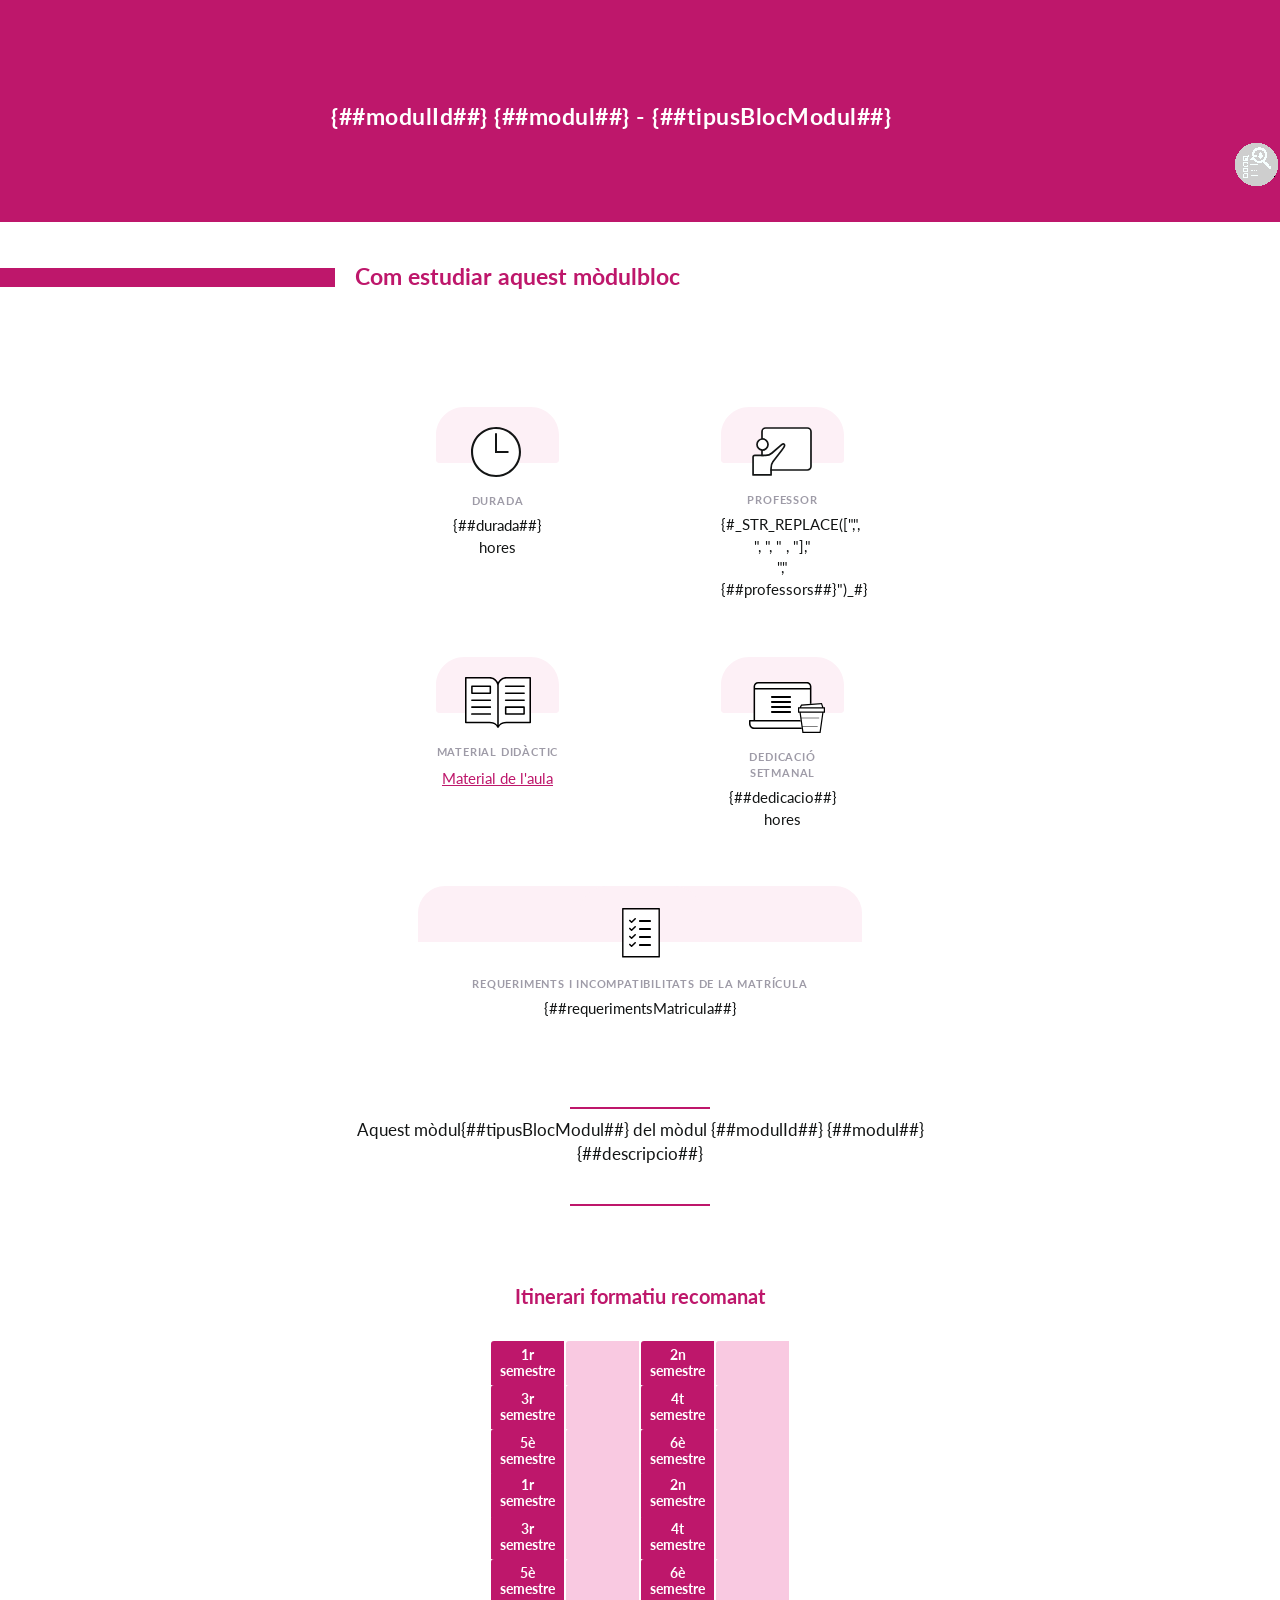
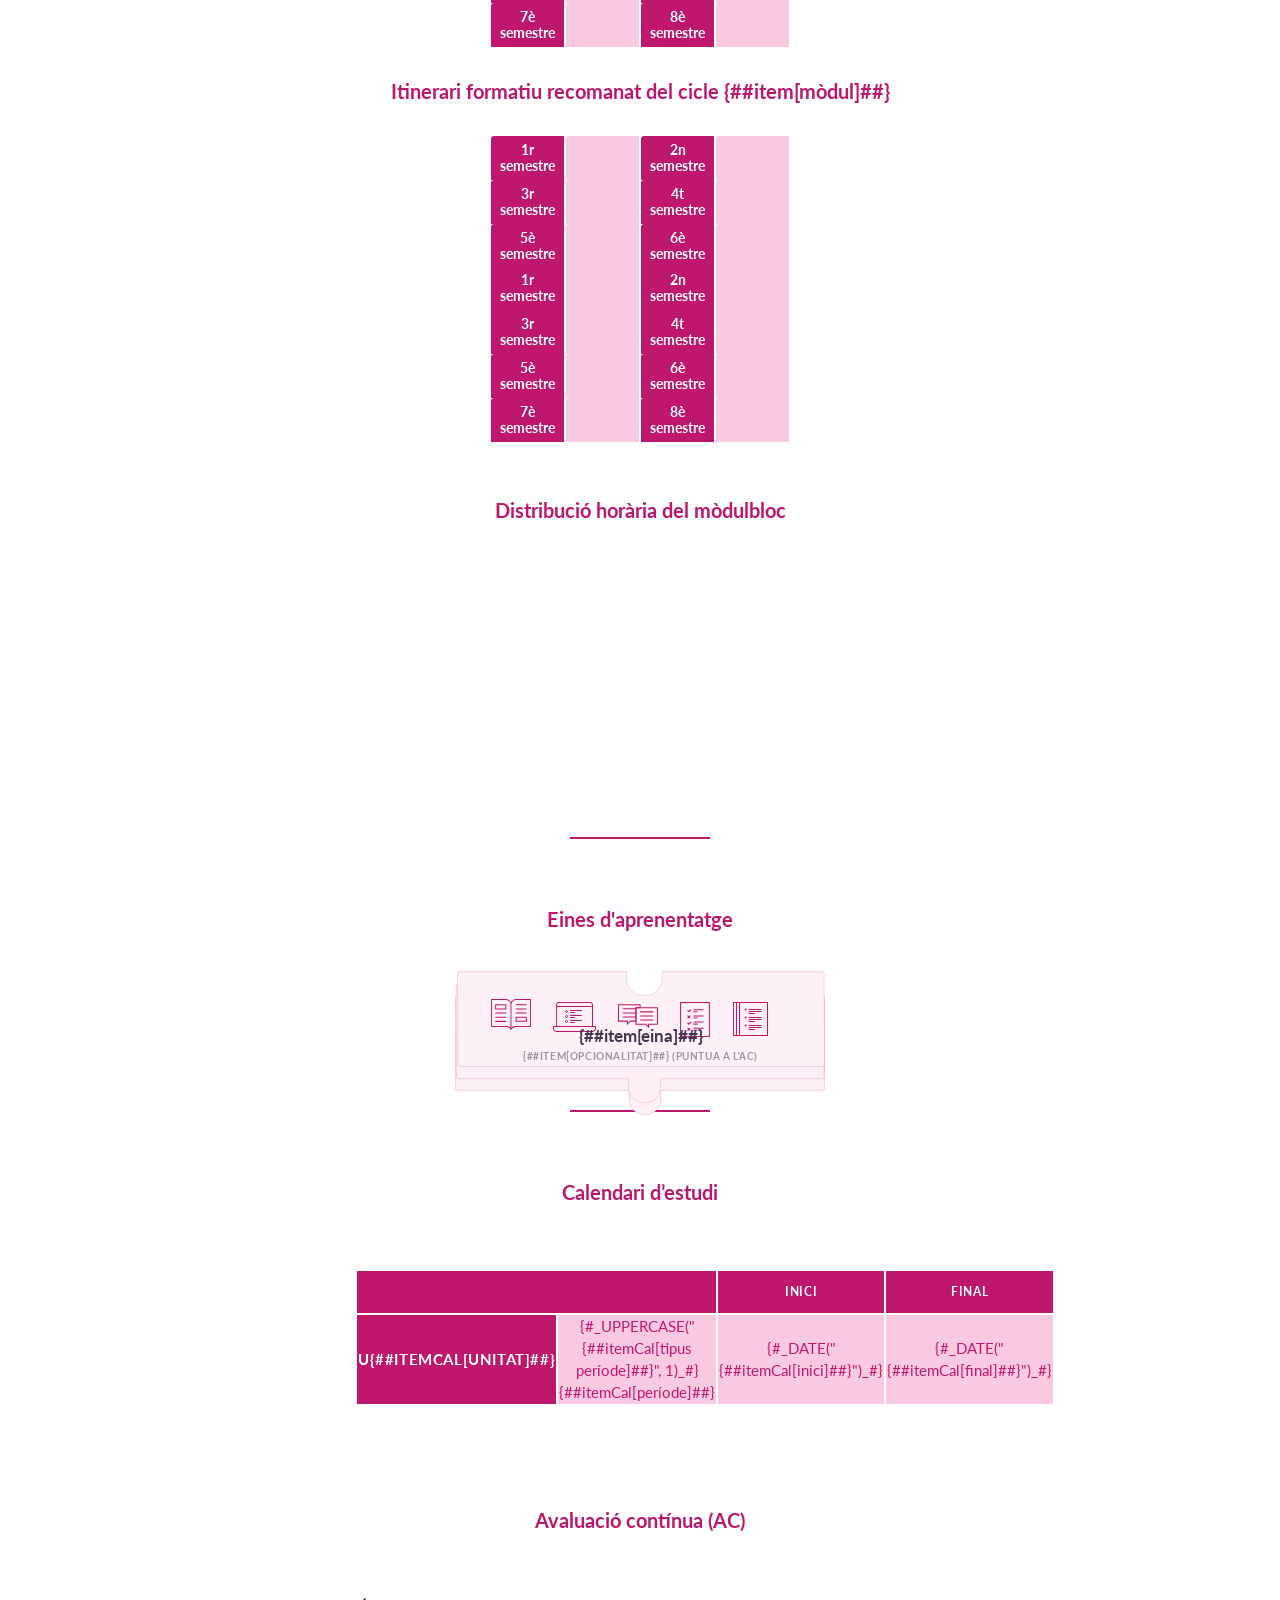
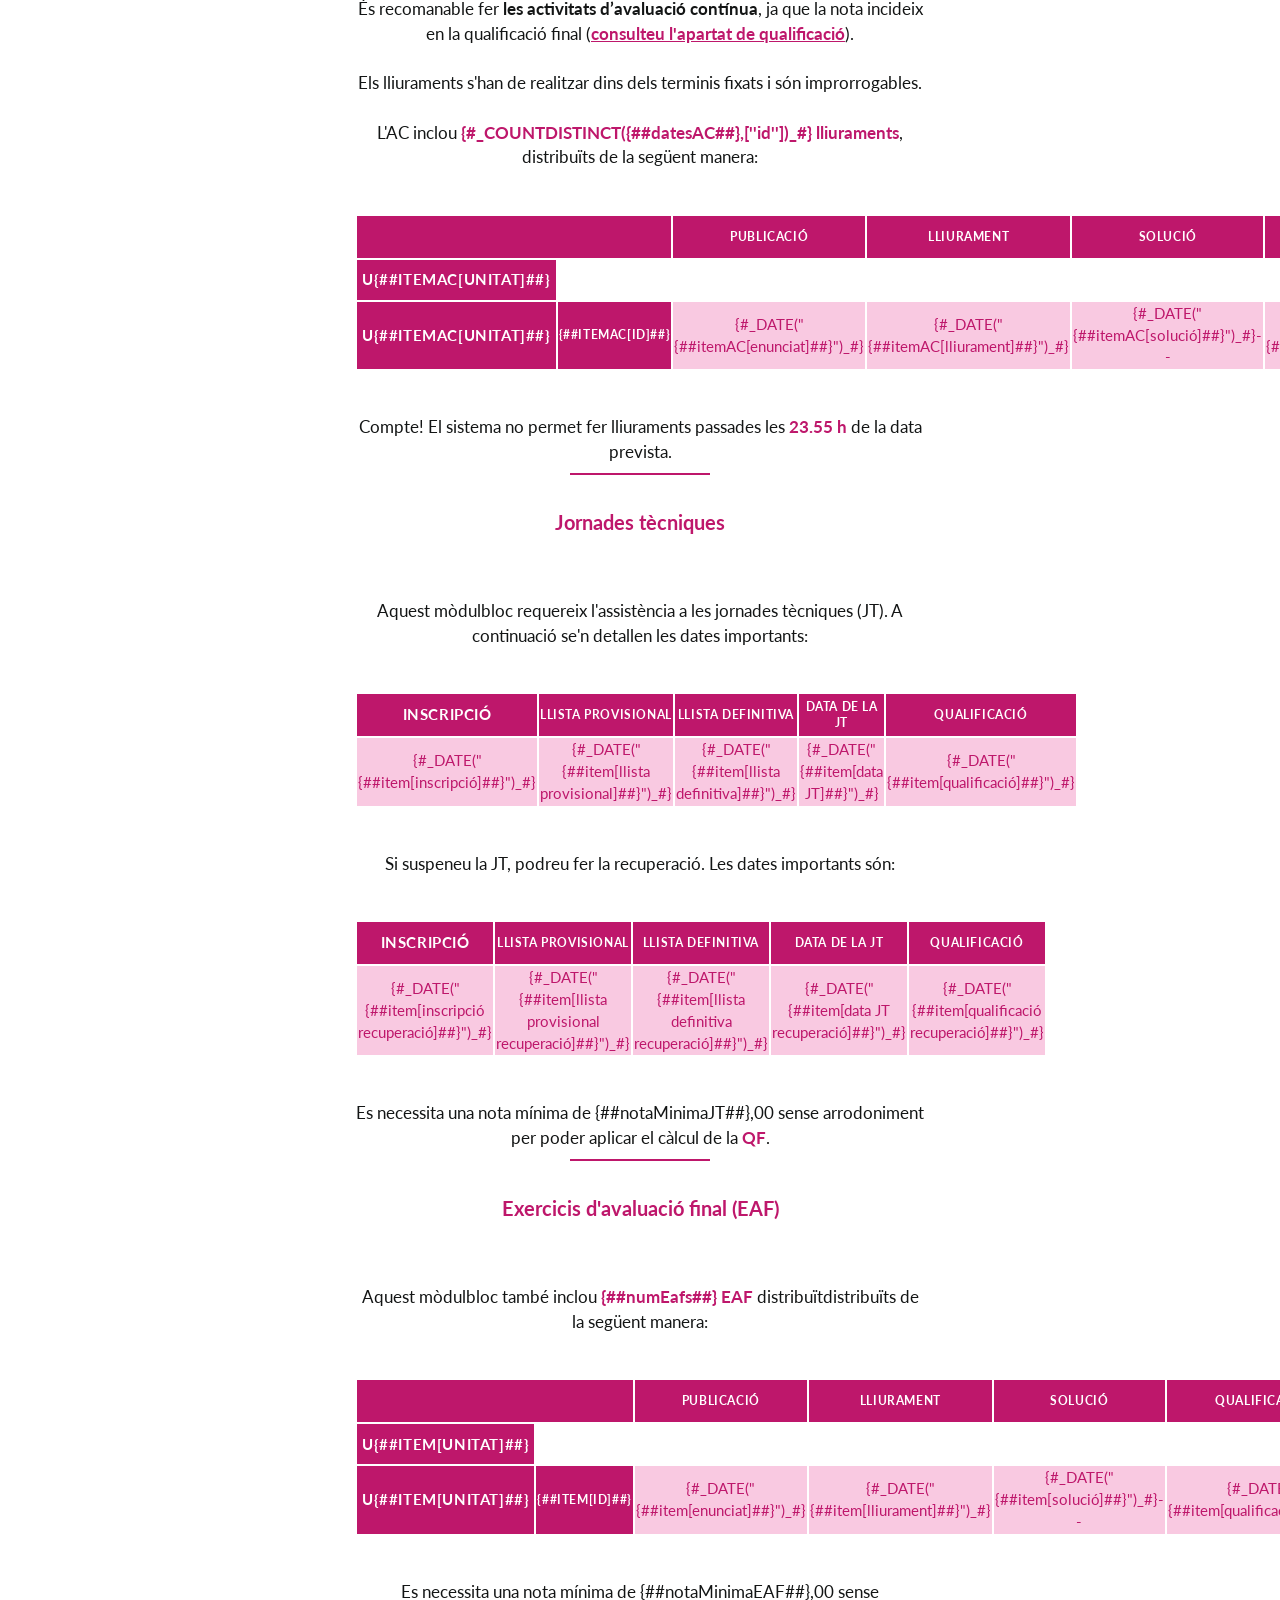
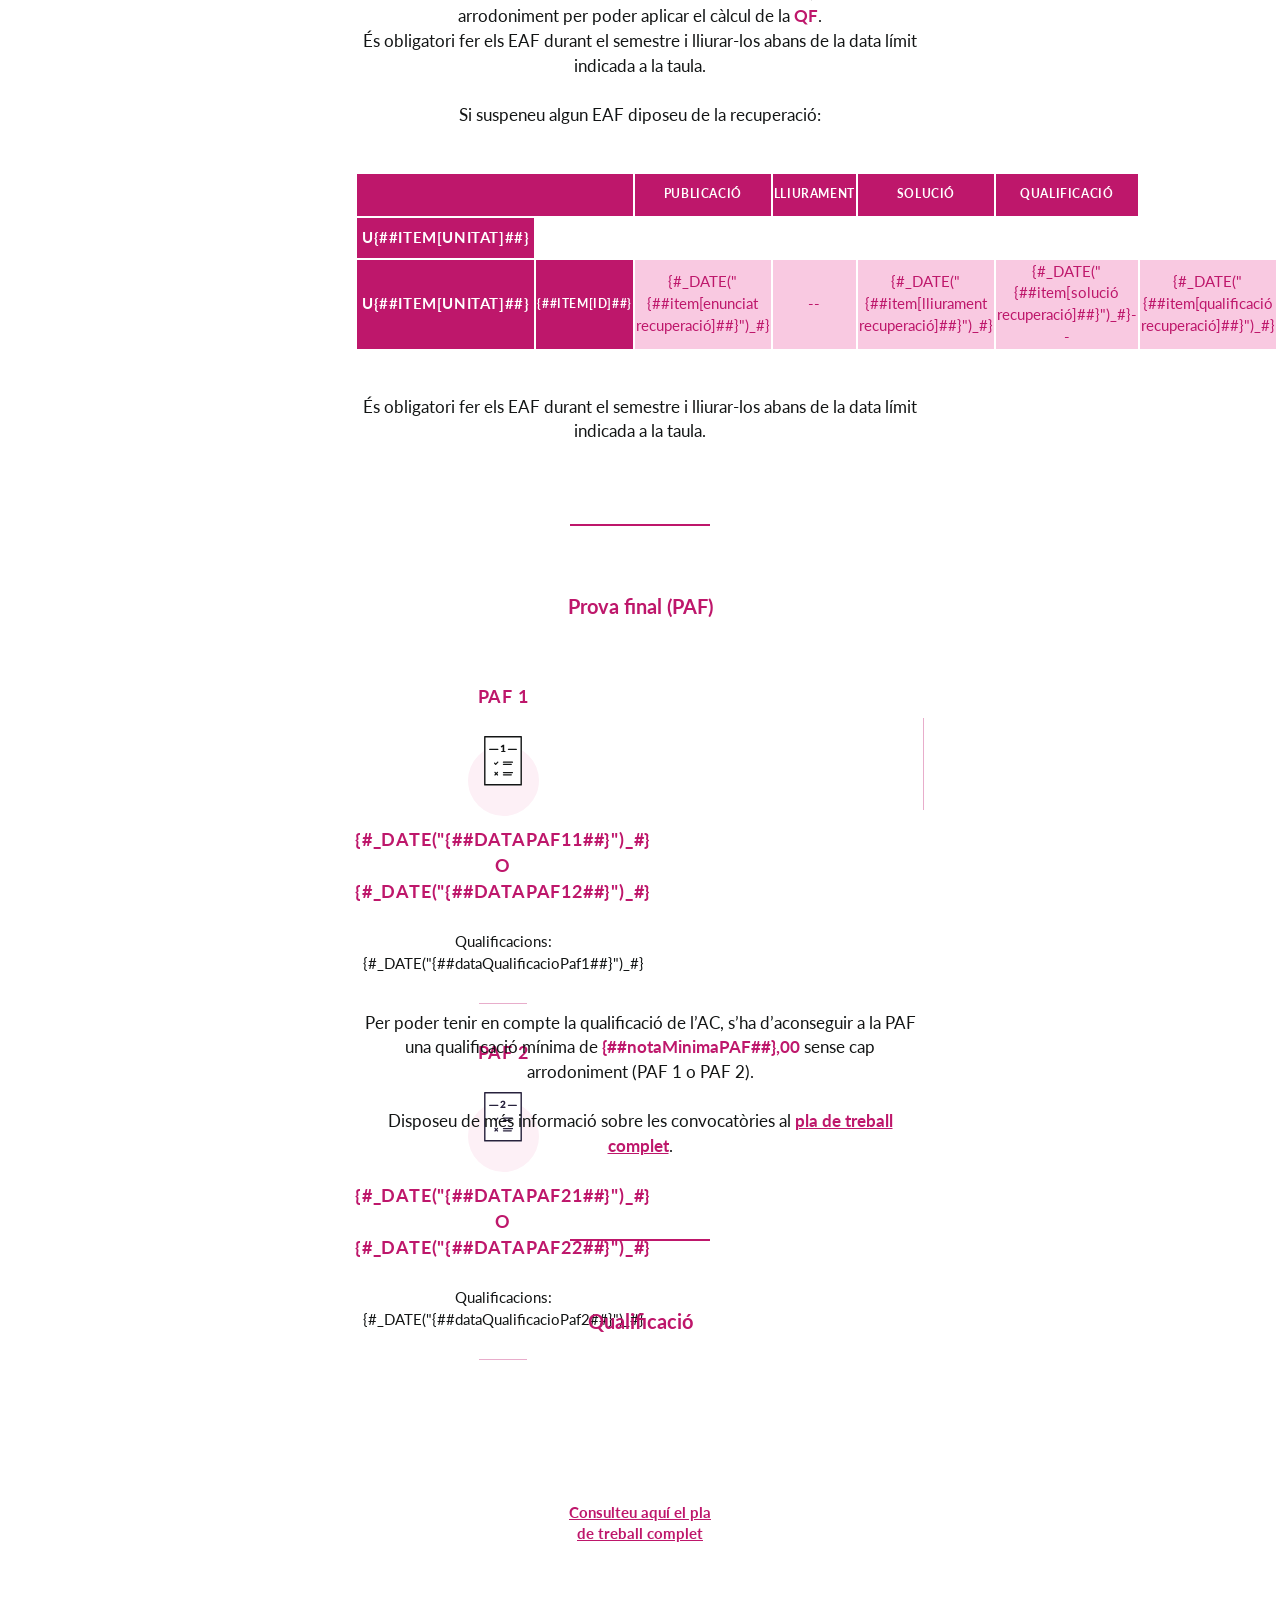
<file: projects/ptce/exporter/xhtml/exportDocument/templates/index.html>
<!doctype html>

<html lang="en">
<head>
  <meta charset="utf-8">
  <meta http-equiv="x-ua-compatible" content="ie=edge">
  <meta http-equiv="cache-control" content="no-cache, no-store, must-revalidate">
  <meta http-equiv="expires" content="0">
  <title>Pla de treball</title>
  <meta name="description" content="Pla de treball">
  <meta name="viewport" content="width=device-width, initial-scale=1, shrink-to-fit=no">
  <link href="https://fonts.googleapis.com/css?family=Lato:400,400i,700,700i" rel="stylesheet">
  <link rel="stylesheet" href="main.css">
</head>
<body>

<!-- Capçalera -->
<header class="main_header">
    <div class="own_container">
        <h1>{##modulId##} {##modul##}<WIOCCL:IF condition="''m&ograve;dul''!={##tipusBlocModul##}"> - {##tipusBlocModul##}</WIOCCL:IF></h1>
    </div>
    <div class="rflexjust">
        <a href="pt_sencer/pt.html" target="_blank"><img src="img/programacio.png" title="Consulteu aquí la programació completa"/></a>
    </div>
</header>
<!-- /Capçalera -->

<!-- Títol -->
<header class="secondary_header">

  <div class="own_container">
    <div class="focus_stripe"></div>
    <h2>Com estudiar aquest <WIOCCL:IF condition="''m&ograve;dul''=={##tipusBlocModul##}">mòdul</WIOCCL:IF><WIOCCL:IF condition="''m&ograve;dul''!={##tipusBlocModul##}">bloc</WIOCCL:IF></h2>
  </div>
</header>
<!-- /Títol -->


<!-- Secció 1 -->
<section class="section section1">
  <div class="own_container">
    <div class="section1_container">
      <div class="section1_content_row1">
        <div class="section1_element">
          <div class="section1_icona" id="durada_icona"></div>
          <h3>Durada</h3>
          <p>{##durada##} hores</p>       
        </div>
        <div class="section1_element">
          <div class="section1_icona" id="professor_icona"></div>
          <h3>Professor</h3>
          <p>{#_STR_REPLACE([",", ", ", " , "],"<br/>","{##professors##}")_#}</p>
        </div>
      </div>
      <div class="section1_content_row2">
        <div class="section1_element">
          <div class="section1_icona" id="material_icona"></div>
          <h3>Material didàctic</h3>
<WIOCCL:IF condition="!{#_IS_STR_EMPTY(''{##urlMaterialDidactic##}'')_#}&&!{#_STR_CONTAINS(''http://ioc.xtec.cat/materials/FP/Materials/.../web/html/'', ''{##urlMaterialDidactic##}'')_#}">          
          <a href="{##urlMaterialDidactic##}">Material de l'aula</a>
</WIOCCL:IF>
        </div>
        <div class="section1_element">
          <div class="section1_icona" id="dedicacio_icona"></div>
          <h3>Dedicació setmanal</h3>
          <p>{##dedicacio##} hores</p>
        </div>
      </div>
<WIOCCL:IF condition="{##requerimentsMatricula##}!=''''">  
      <div class="section1_content_row3">
          <div class="franja_color">
            <div class="section1_icona" id="requisits_icona"></div>
          </div>
          <h3>Requeriments i incompatibilitats de la matrícula</h3>
          <p>{##requerimentsMatricula##}</p>
      </div>      
</WIOCCL:IF>
    </div>
  </div>
</section>
<!-- /Secció 1 -->

<!-- Secció 2 -->
<section class="section section2">
  <hr>
  <div class="own_container">
    Aquest <WIOCCL:IF condition="''m&ograve;dul''=={##tipusBlocModul##}">mòdul</WIOCCL:IF><WIOCCL:IF condition="''m&ograve;dul''!={##tipusBlocModul##}">{##tipusBlocModul##} del mòdul</WIOCCL:IF> {##modulId##} {##modul##} {##descripcio##}
  </div>
</section>
<!-- /Secció 2 -->

<hr>

<!-- Secció 3 -->
<section class="section section3">
  <div class="own_container">
<WIOCCL:CHOOSE id="itineraris" lExpression="{#_ARRAY_LENGTH({##itinerarisRecomanats##})_#}">
<WIOCCL:CASE forchoose="itineraris" rExpression="0"></WIOCCL:CASE>
<WIOCCL:CASE forchoose="itineraris" rExpression="1">
<WIOCCL:SET var="itinerari" type="literal" value="{##itinerarisRecomanats[0]##}">
    <h2>Itinerari formatiu recomanat</h2>
<WIOCCL:IF condition="{##semestre##}==1">
    <div class="section3_itinerari">
      <div class="requadre_itinerari">
         <!-- /requadre semestre 1 -->
<WIOCCL:IF condition="{##itinerari[itinerariRecomanatS1]##}==1">
        <div class="rectangle rectangle_destacat">1r semestre</div>
</WIOCCL:IF>
<WIOCCL:IF condition="{##itinerari[itinerariRecomanatS1]##}!=1">
        <div class="rectangle"></div>
</WIOCCL:IF>
         <!-- /requadre semestre 2 -->
<WIOCCL:IF condition="{##itinerari[itinerariRecomanatS1]##}==2">
        <div class="rectangle rectangle_destacat">2n semestre</div>
</WIOCCL:IF>
<WIOCCL:IF condition="{##itinerari[itinerariRecomanatS1]##}!=2">
        <div class="rectangle"></div>
</WIOCCL:IF>
         <!-- /requadre semestre 3 -->
<WIOCCL:IF condition="{##itinerari[itinerariRecomanatS1]##}==3">
        <div class="rectangle rectangle_destacat">3r semestre</div>
</WIOCCL:IF>
<WIOCCL:IF condition="{##itinerari[itinerariRecomanatS1]##}!=3">
        <div class="rectangle"></div>
</WIOCCL:IF>
         <!-- /requadre semestre 4 -->
<WIOCCL:IF condition="{##itinerari[itinerariRecomanatS1]##}==4">
        <div class="rectangle rectangle_destacat">4t semestre</div>
</WIOCCL:IF>
<WIOCCL:IF condition="{##itinerari[itinerariRecomanatS1]##}!=4">
        <div class="rectangle"></div>
</WIOCCL:IF>
         <!-- /requadre semestre 5 -->
<WIOCCL:IF condition="{##itinerari[itinerariRecomanatS1]##}==5">
        <div class="rectangle rectangle_destacat">5è semestre</div>
</WIOCCL:IF>
<WIOCCL:IF condition="{##itinerari[itinerariRecomanatS1]##}!=5">
        <div class="rectangle"></div>
</WIOCCL:IF>
         <!-- /requadre semestre 6 -->
<WIOCCL:IF condition="{##itinerari[itinerariRecomanatS1]##}==6">
        <div class="rectangle rectangle_destacat">6è semestre</div>
</WIOCCL:IF>
<WIOCCL:IF condition="{##itinerari[itinerariRecomanatS1]##}!=6">
        <div class="rectangle"></div>
</WIOCCL:IF>
         <!-- /requadre semestre 7 -->
<WIOCCL:IF condition="{##itinerari[itinerariRecomanatS1]##}==7">
        <div class="rectangle rectangle_destacat">7è semestre</div>
</WIOCCL:IF>
<WIOCCL:IF condition="{##itinerari[itinerariRecomanatS1]##}!=7">
        <div class="rectangle"></div>
</WIOCCL:IF>
         <!-- /requadre semestre 8 -->
<WIOCCL:IF condition="{##itinerari[itinerariRecomanatS1]##}==8">
        <div class="rectangle rectangle_destacat">8è semestre</div>
</WIOCCL:IF>
<WIOCCL:IF condition="{##itinerari[itinerariRecomanatS1]##}!=8">
        <div class="rectangle"></div>
</WIOCCL:IF>
      </div>
    </div>
</WIOCCL:IF>
<WIOCCL:IF condition="{##semestre##}==2">
    <div class="section3_itinerari">
      <div class="requadre_itinerari">
         <!-- /requadre semestre 1 -->
<WIOCCL:IF condition="{##itinerari[itinerariRecomanatS2]##}==1">
        <div class="rectangle rectangle_destacat">1r semestre</div>
</WIOCCL:IF>
<WIOCCL:IF condition="{##itinerari[itinerariRecomanatS2]##}!=1">
        <div class="rectangle"></div>
</WIOCCL:IF>
         <!-- /requadre semestre 2 -->
<WIOCCL:IF condition="{##itinerari[itinerariRecomanatS2]##}==2">
        <div class="rectangle rectangle_destacat">2n semestre</div>
</WIOCCL:IF>
<WIOCCL:IF condition="{##itinerari[itinerariRecomanatS2]##}!=2">
        <div class="rectangle"></div>
</WIOCCL:IF>
         <!-- /requadre semestre 3 -->
<WIOCCL:IF condition="{##itinerari[itinerariRecomanatS2]##}==3">
        <div class="rectangle rectangle_destacat">3r semestre</div>
</WIOCCL:IF>
<WIOCCL:IF condition="{##itinerari[itinerariRecomanatS2]##}!=3">
        <div class="rectangle"></div>
</WIOCCL:IF>
         <!-- /requadre semestre 4 -->
<WIOCCL:IF condition="{##itinerari[itinerariRecomanatS2]##}==4">
        <div class="rectangle rectangle_destacat">4t semestre</div>
</WIOCCL:IF>
<WIOCCL:IF condition="{##itinerari[itinerariRecomanatS2]##}!=4">
        <div class="rectangle"></div>
</WIOCCL:IF>
         <!-- /requadre semestre 5 -->
<WIOCCL:IF condition="{##itinerari[itinerariRecomanatS2]##}==5">
        <div class="rectangle rectangle_destacat">5è semestre</div>
</WIOCCL:IF>
<WIOCCL:IF condition="{##itinerari[itinerariRecomanatS2]##}!=5">
        <div class="rectangle"></div>
</WIOCCL:IF>
         <!-- /requadre semestre 6 -->
<WIOCCL:IF condition="{##itinerari[itinerariRecomanatS2]##}==6">
        <div class="rectangle rectangle_destacat">6è semestre</div>
</WIOCCL:IF>
<WIOCCL:IF condition="{##itinerari[itinerariRecomanatS2]##}!=6">
        <div class="rectangle"></div>
</WIOCCL:IF>
         <!-- /requadre semestre 7 -->
<WIOCCL:IF condition="{##itinerari[itinerariRecomanatS2]##}==7">
        <div class="rectangle rectangle_destacat">7è semestre</div>
</WIOCCL:IF>
<WIOCCL:IF condition="{##itinerari[itinerariRecomanatS2]##}!=7">
        <div class="rectangle"></div>
</WIOCCL:IF>
         <!-- /requadre semestre 8 -->
<WIOCCL:IF condition="{##itinerari[itinerariRecomanatS2]##}==8">
        <div class="rectangle rectangle_destacat">8è semestre</div>
</WIOCCL:IF>
<WIOCCL:IF condition="{##itinerari[itinerariRecomanatS2]##}!=8">
        <div class="rectangle"></div>
</WIOCCL:IF>
      </div>
    </div>
</WIOCCL:IF>
</WIOCCL:SET>
</WIOCCL:CASE>
<WIOCCL:DEFAULTCASE forchoose="itineraris">
<WIOCCL:FOREACH var="item" array="{##itinerarisRecomanats##}">
    <h2>Itinerari formatiu recomanat del cicle {##item[mòdul]##}</h2>
<WIOCCL:IF condition="{##semestre##}==1">
    <div class="section3_itinerari">
      <div class="requadre_itinerari">
         <!-- /requadre semestre 1 -->
<WIOCCL:IF condition="{##item[itinerariRecomanatS1]##}==1">
        <div class="rectangle rectangle_destacat">1r semestre</div>
</WIOCCL:IF>
<WIOCCL:IF condition="{##item[itinerariRecomanatS1]##}!=1">
        <div class="rectangle"></div>
</WIOCCL:IF>
         <!-- /requadre semestre 2 -->
<WIOCCL:IF condition="{##item[itinerariRecomanatS1]##}==2">
        <div class="rectangle rectangle_destacat">2n semestre</div>
</WIOCCL:IF>
<WIOCCL:IF condition="{##item[itinerariRecomanatS1]##}!=2">
        <div class="rectangle"></div>
</WIOCCL:IF>
         <!-- /requadre semestre 3 -->
<WIOCCL:IF condition="{##item[itinerariRecomanatS1]##}==3">
        <div class="rectangle rectangle_destacat">3r semestre</div>
</WIOCCL:IF>
<WIOCCL:IF condition="{##item[itinerariRecomanatS1]##}!=3">
        <div class="rectangle"></div>
</WIOCCL:IF>
         <!-- /requadre semestre 4 -->
<WIOCCL:IF condition="{##item[itinerariRecomanatS1]##}==4">
        <div class="rectangle rectangle_destacat">4t semestre</div>
</WIOCCL:IF>
<WIOCCL:IF condition="{##item[itinerariRecomanatS1]##}!=4">
        <div class="rectangle"></div>
</WIOCCL:IF>
         <!-- /requadre semestre 5 -->
<WIOCCL:IF condition="{##item[itinerariRecomanatS1]##}==5">
        <div class="rectangle rectangle_destacat">5è semestre</div>
</WIOCCL:IF>
<WIOCCL:IF condition="{##item[itinerariRecomanatS1]##}!=5">
        <div class="rectangle"></div>
</WIOCCL:IF>
         <!-- /requadre semestre 6 -->
<WIOCCL:IF condition="{##item[itinerariRecomanatS1]##}==6">
        <div class="rectangle rectangle_destacat">6è semestre</div>
</WIOCCL:IF>
<WIOCCL:IF condition="{##item[itinerariRecomanatS1]##}!=6">
        <div class="rectangle"></div>
</WIOCCL:IF>
         <!-- /requadre semestre 7 -->
<WIOCCL:IF condition="{##item[itinerariRecomanatS1]##}==7">
        <div class="rectangle rectangle_destacat">7è semestre</div>
</WIOCCL:IF>
<WIOCCL:IF condition="{##item[itinerariRecomanatS1]##}!=7">
        <div class="rectangle"></div>
</WIOCCL:IF>
         <!-- /requadre semestre 8 -->
<WIOCCL:IF condition="{##item[itinerariRecomanatS1]##}==8">
        <div class="rectangle rectangle_destacat">8è semestre</div>
</WIOCCL:IF>
<WIOCCL:IF condition="{##item[itinerariRecomanatS1]##}!=8">
        <div class="rectangle"></div>
</WIOCCL:IF>
      </div>
    </div>
</WIOCCL:IF>
<WIOCCL:IF condition="{##semestre##}==2">
    <div class="section3_itinerari">
      <div class="requadre_itinerari">
         <!-- /requadre semestre 1 -->
<WIOCCL:IF condition="{##item[itinerariRecomanatS2]##}==1">
        <div class="rectangle rectangle_destacat">1r semestre</div>
</WIOCCL:IF>
<WIOCCL:IF condition="{##item[itinerariRecomanatS2]##}!=1">
        <div class="rectangle"></div>
</WIOCCL:IF>
         <!-- /requadre semestre 2 -->
<WIOCCL:IF condition="{##item[itinerariRecomanatS2]##}==2">
        <div class="rectangle rectangle_destacat">2n semestre</div>
</WIOCCL:IF>
<WIOCCL:IF condition="{##item[itinerariRecomanatS2]##}!=2">
        <div class="rectangle"></div>
</WIOCCL:IF>
         <!-- /requadre semestre 3 -->
<WIOCCL:IF condition="{##item[itinerariRecomanatS2]##}==3">
        <div class="rectangle rectangle_destacat">3r semestre</div>
</WIOCCL:IF>
<WIOCCL:IF condition="{##item[itinerariRecomanatS2]##}!=3">
        <div class="rectangle"></div>
</WIOCCL:IF>
         <!-- /requadre semestre 4 -->
<WIOCCL:IF condition="{##item[itinerariRecomanatS2]##}==4">
        <div class="rectangle rectangle_destacat">4t semestre</div>
</WIOCCL:IF>
<WIOCCL:IF condition="{##item[itinerariRecomanatS2]##}!=4">
        <div class="rectangle"></div>
</WIOCCL:IF>
         <!-- /requadre semestre 5 -->
<WIOCCL:IF condition="{##item[itinerariRecomanatS2]##}==5">
        <div class="rectangle rectangle_destacat">5è semestre</div>
</WIOCCL:IF>
<WIOCCL:IF condition="{##item[itinerariRecomanatS2]##}!=5">
        <div class="rectangle"></div>
</WIOCCL:IF>
         <!-- /requadre semestre 6 -->
<WIOCCL:IF condition="{##item[itinerariRecomanatS2]##}==6">
        <div class="rectangle rectangle_destacat">6è semestre</div>
</WIOCCL:IF>
<WIOCCL:IF condition="{##item[itinerariRecomanatS2]##}!=6">
        <div class="rectangle"></div>
</WIOCCL:IF>
         <!-- /requadre semestre 7 -->
<WIOCCL:IF condition="{##item[itinerariRecomanatS2]##}==7">
        <div class="rectangle rectangle_destacat">7è semestre</div>
</WIOCCL:IF>
<WIOCCL:IF condition="{##item[itinerariRecomanatS2]##}!=7">
        <div class="rectangle"></div>
</WIOCCL:IF>
         <!-- /requadre semestre 8 -->
<WIOCCL:IF condition="{##item[itinerariRecomanatS2]##}==8">
        <div class="rectangle rectangle_destacat">8è semestre</div>
</WIOCCL:IF>
<WIOCCL:IF condition="{##item[itinerariRecomanatS2]##}!=8">
        <div class="rectangle"></div>
</WIOCCL:IF>
      </div>
    </div>
</WIOCCL:IF>
    <br/>
</WIOCCL:FOREACH>
</WIOCCL:DEFAULTCASE>
</WIOCCL:CHOOSE>
    <h2>Distribució horària del <WIOCCL:IF condition="''m&ograve;dul''=={##tipusBlocModul##}">mòdul</WIOCCL:IF><WIOCCL:IF condition="''m&ograve;dul''!={##tipusBlocModul##}">bloc</WIOCCL:IF></h2>
    <div class="containerDistribHoraria">
        <div class="rowDistribHoraria" id="rowDistribHoraria1"></div>
        <div class="rowDistribHoraria" id="rowDistribHoraria2"></div>
        <div class="rowDistribHoraria" id="rowDistribHoraria3"></div>
        <div class="rowDistribHoraria" id="rowDistribHoraria4"></div>
    </div>
    <script type="text/javascript">
/**** DADES ****/

/* Es poden modificar les dades, afegint qualsevol sèries de valors de la llargada que calgui.*/
(function(){
<WIOCCL:SET var="nbloc" type="map" value="{##tipusBlocModul##}" map="{''m&ograve;dul'':0,''1r. bloc'':1,''2n. bloc'':2,''3r. bloc'':3}">    
    var dataArray = [
            [<WIOCCL:FOREACH var="itemUf" array="{##taulaDadesUF##}" filter="{##itemUf[bloc]##}=={##nbloc##}"><WIOCCL:SUBSET subsetvar="filtered" array="{##taulaDadesUF##}" arrayitem="itemsub" filter="{##itemUf[unitat formativa]##}=={##itemsub[unitat formativa]##}">{#_FIRST({##filtered##}, "FIRST[hores]")_#},</WIOCCL:SUBSET></WIOCCL:FOREACH>], /* Num. hores per cada UF */
            [<WIOCCL:FOREACH var="item" array="{##taulaDadesUnitats##}">{##item[hores]##},</WIOCCL:FOREACH>], /* Num. hores per cada U */
            [<WIOCCL:FOREACH var="itemUf" array="{##taulaDadesUF##}" filter="{##itemUf[bloc]##}=={##nbloc##}"><WIOCCL:SUBSET subsetvar="filtered" array="{##taulaDadesUF##}" arrayitem="itemsub" filter="{##itemUf[unitat formativa]##}=={##itemsub[unitat formativa]##}">{#_FIRST({##filtered##}, "FIRST[unitat formativa]")_#},</WIOCCL:SUBSET></WIOCCL:FOREACH>], /* ID. de cada UF */
            [<WIOCCL:FOREACH var="item" array="{##taulaDadesUnitats##}">{##item[unitat]##},</WIOCCL:FOREACH>] /* ID de cada U */
        ];
</WIOCCL:SET>
    /*****************/


    /* Creem fila total hores per UF */

    var totalHoresUFs = 0;
    for(var i = 0; i < dataArray[0].length; i++) {
          totalHoresUFs += dataArray[0][i];
    }

    var rowDistribHoraria2 = document.getElementById("rowDistribHoraria2");

    for(var i = 0; i < dataArray[0].length; i++) {
         var percentWidth = dataArray[0][i]*100/totalHoresUFs + "%";
         var textCell = dataArray[0][i] + "h"
         createCell(rowDistribHoraria2, percentWidth, textCell);
    }



    /* Creem fila total hores per U */

    var totalHoresUs = 0;
    for(var i = 0; i < dataArray[1].length; i++) {
          totalHoresUs += dataArray[1][i];
    }

    var rowDistribHoraria3 = document.getElementById("rowDistribHoraria3");

    for(var i = 0; i < dataArray[1].length; i++) {
         var percentWidth = dataArray[1][i]*100/totalHoresUs + "%";
         var textCell = dataArray[1][i] + "h"
         createCell(rowDistribHoraria3, percentWidth, textCell);
    }


    /* Creem fila títols UFs*/

    var totalHoresUFs = 0;
    for(var i = 0; i <= dataArray[0].length-1; i++) {
          totalHoresUFs += dataArray[0][i];
    }

    var rowDistribHoraria1 = document.getElementById("rowDistribHoraria1");

    for(var i = 0; i < dataArray[0].length; i++) {
         var percentWidth = dataArray[0][i]*100/totalHoresUFs + "%";
         var textCell = "UF" + dataArray[2][i];//(i+1);
         createCell(rowDistribHoraria1, percentWidth, textCell);
    }


    /* Creem fila títols Us*/

    var totalHoresUs = 0;
    for(var i = 0; i <= dataArray[1].length-1; i++) {
          totalHoresUs += dataArray[1][i];
    }

    var rowDistribHoraria4 = document.getElementById("rowDistribHoraria4");

    for(var i = 0; i <= dataArray[1].length-1; i++) {
         var percentWidth = dataArray[1][i]*100/totalHoresUs + "%";
         var textCell = "U" + dataArray[3][i]//(i+1);
         createCell(rowDistribHoraria4, percentWidth, textCell);
    }


    /* Funció per crear celles */

    function createCell(parent, width, text) {
        var newCell =  document.createElement("div");
        var newContent = document.createTextNode(text);
        newCell.setAttribute("class", "cellDistribHoraria");
        newCell.appendChild(newContent);
        newCell.style.width = width;
        parent.appendChild(newCell);
    }
})();
        
    </script>    
  </div>
</section>
<!-- /Secció 3 -->

<hr>

<!-- Secció 4 -->
<section class="section section4">
  <div class="own_container">
    <h2>Eines d'aprenentatge</h2>
    <div class="requadre_eines">
<WIOCCL:FOREACH var="item" array="{##einesAprenentatge##}" counter="ind">
<WIOCCL:IF condition="{##ind##}==0">
      <div class="puzzle puzzle_dalt" id="puzzle{#_SUMA({##ind##},1)_#}">
</WIOCCL:IF>
<WIOCCL:IF condition="{##ind##}\>0&&{##ind##}\<{#_SUBS({#_ARRAY_LENGTH({##einesAprenentatge##})_#},1)_#}">
      <div class="puzzle puzzle_mig" id="puzzle{#_SUMA({##ind##},1)_#}">
</WIOCCL:IF>
<WIOCCL:IF condition="{##ind##}=={#_SUBS({#_ARRAY_LENGTH({##einesAprenentatge##})_#},1)_#}">
      <div class="puzzle puzzle_baix" id="puzzle{#_SUMA({##ind##},1)_#}">
</WIOCCL:IF>
<WIOCCL:IF condition="{##item[tipus]##}==''lectura''">
        <div class="section4_icona" id="llibre_icona"></div>
</WIOCCL:IF>
<WIOCCL:IF condition="{##item[tipus]##}==''autoavaluació''">
        <div class="section4_icona" id="exercicis_icona"></div>
</WIOCCL:IF>
<WIOCCL:IF condition="{##item[tipus]##}==''fòrum''">
        <div class="section4_icona" id="forum_icona"></div>
</WIOCCL:IF>
<WIOCCL:IF condition="{##item[tipus]##}==''qüestionari''">
        <div class="section4_icona" id="questionari_icona"></div>
</WIOCCL:IF>
<WIOCCL:IF condition="{##item[tipus]##}==''exercicis''">
        <div class="section4_icona" id="avaluacio_icona"></div>
</WIOCCL:IF>
        <div>
          <h4>{##item[eina]##}</h4>
          <h3>{##item[opcionalitat]##} <WIOCCL:IF condition="{##item[puntuable]##}==true">(puntua a l'AC)</WIOCCL:IF></h3>
        </div>
      </div>
</WIOCCL:FOREACH>
    </div>
  </div>
</section>
<!-- /Secció 4 -->

<hr>

<!-- Secció 5 -->
<section class="section section5">
  <div class="own_container">
    <h2>Calendari d’estudi</h2>
    <table class="own_table">
      <tr>
        <th colspan="2"></th>
        <th>Inici</th>
        <th>Final</th>
      </tr>
<WIOCCL:FOREACH var="itemU" array="{##taulaDadesUnitats##}">
<WIOCCL:SUBSET subsetvar="filtered" array="{##calendari##}" arrayitem="itemsub" filter="{##itemsub[unitat]##}=={##itemU[unitat]##}">     
<WIOCCL:FOREACH  var="itemCal" array="{##filtered##}" counter="cont">
      <tr>
<WIOCCL:IF condition="{##cont##}==0">
        <th rowspan="{#_ARRAY_LENGTH({##filtered##})_#}">U{##itemCal[unitat]##}</th>
</WIOCCL:IF>
        <td>{#_UPPERCASE("{##itemCal[tipus període]##}", 1)_#} {##itemCal[període]##}</td>
        <td>{#_DATE("{##itemCal[inici]##}")_#}</td>
        <td>{#_DATE("{##itemCal[final]##}")_#}</td>
      </tr>
</WIOCCL:FOREACH>
</WIOCCL:SUBSET>
</WIOCCL:FOREACH>
    </table>
  </div>
</section>
<!-- /Secció 5 -->

<!-- Secció 6 -->
<section class="section section6">
  <div class="own_container">
    <h2>Avaluació contínua (AC)</h2>
    <p>És recomanable fer <strong>les activitats d’avaluació contínua</strong>, ja que la nota incideix en la qualificació final (<a href="#qualificacio">consulteu l'apartat de qualificació</a>).</p>
  
 <br/>
    <p>Els lliuraments s'han de realitzar dins dels terminis fixats i són improrrogables.</p>
    <br/>
    <p>L'AC inclou <span>{#_COUNTDISTINCT({##datesAC##},[''id''])_#} lliuraments</span>, distribuïts de la següent manera:</p>
    <table class="own_table">
      <tr>
        <th colspan="2"></th>
        <th>Publicació</th>
        <th>Lliurament</th>
<WIOCCL:IF condition="{##hiHaSolucioPerAC##}==true">
        <th>Solució</th>
</WIOCCL:IF>
        <th>Qualificació</th>
      </tr>
<WIOCCL:SET var="previousEAC" type="literal" value="">
<WIOCCL:REPARSE>
<WIOCCL:FOREACH var="itemAC" array="{##datesAC##}">
<WIOCCL:CHOOSE id="selector" lExpression="{##previousEAC##}" rExpression="{##itemAC[id]##}">
<WIOCCL:CASE forchoose="selector" relation="==">
<WIOCCL:RESET var="rowSpan_{##itemAC[id]##}" value="{#_SUMA({##rowSpan_{##itemAC[id]##}##},1)_#}"></WIOCCL:RESET>
      <tr>
        <th>U{##itemAC[unitat]##}</th>
      </tr>
</WIOCCL:CASE>
<WIOCCL:DEFAULTCASE forchoose="selector">
      <tr>
        <th>U{##itemAC[unitat]##}</th>
        <th rowspan="{%%rowSpan_{##itemAC[id]##}%%}">{##itemAC[id]##}</th>
        <td rowspan="{%%rowSpan_{##itemAC[id]##}%%}">{#_DATE("{##itemAC[enunciat]##}")_#}</td>
        <td rowspan="{%%rowSpan_{##itemAC[id]##}%%}">{#_DATE("{##itemAC[lliurament]##}")_#}</td>
<WIOCCL:IF condition="{##hiHaSolucioPerAC##}==true">
        <td rowspan="{%%rowSpan_{##itemAC[id]##}%%}"><WIOCCL:IF condition="{##itemAC[hiHaSolucio]##}==true">{#_DATE("{##itemAC[solució]##}")_#}</WIOCCL:IF><WIOCCL:IF condition="{##itemAC[hiHaSolucio]##}==false">--</WIOCCL:IF></td>
</WIOCCL:IF>
        <td rowspan="{%%rowSpan_{##itemAC[id]##}%%}">{#_DATE("{##itemAC[qualificació]##}")_#}</td>
      </tr>
<WIOCCL:RESET var="rowSpan_{##itemAC[id]##}" value="1"></WIOCCL:RESET>
</WIOCCL:DEFAULTCASE>
<WIOCCL:RESET var="previousEAC" type="literal" value="{##itemAC[id]##}"></WIOCCL:RESET>
</WIOCCL:CHOOSE>
</WIOCCL:FOREACH>
</WIOCCL:REPARSE>
</WIOCCL:SET>
    </table>
    <p>Compte! El sistema no permet fer lliuraments passades les <span>23.55 h</span> de la data prevista.</p>
<WIOCCL:IF condition="{#_ARRAY_LENGTH({##datesJT##})_#}\>0">
    <hr>
    <br/>
    <h2>Jornades tècniques</h2>
    <p>Aquest <WIOCCL:IF condition="''m&ograve;dul''=={##tipusBlocModul##}">mòdul</WIOCCL:IF><WIOCCL:IF condition="''m&ograve;dul''!={##tipusBlocModul##}">bloc</WIOCCL:IF> requereix l'assistència a les jornades tècniques (JT). A continuació se'n detallen les dates importants:</p>
    <table class="own_table">
      <tr>
        <th>Inscripció</th>
        <th>Llista provisional</th>
        <th>Llista definitiva</th>
        <th>Data de la JT</th>
        <th>Qualificació</th>
      </tr>
<WIOCCL:FOREACH var="item" array="{##datesJT##}">
      <tr>
        <td>{#_DATE("{##item[inscripció]##}")_#}</td>
        <td>{#_DATE("{##item[llista provisional]##}")_#}</td>
        <td>{#_DATE("{##item[llista definitiva]##}")_#}</td>
        <td>{#_DATE("{##item[data JT]##}")_#}</td>
        <td>{#_DATE("{##item[qualificació]##}")_#}</td>
      </tr>
</WIOCCL:FOREACH>            
    </table>
<WIOCCL:IF condition="true=={##hiHaRecuperacioPerJT##}">
    <p>Si suspeneu la JT, podreu fer la recuperació. Les dates importants són:</p>
    <table class="own_table">
      <!--caption>recuperacions</caption-->
      <tr>
        <th>Inscripció</th>
        <th>Llista provisional</th>
        <th>Llista definitiva</th>
        <th>Data de la JT</th>
        <th>Qualificació</th>
      </tr>
<WIOCCL:FOREACH var="item" array="{##datesJT##}">
      <tr>
        <td>{#_DATE("{##item[inscripció recuperació]##}")_#}</td>
        <td>{#_DATE("{##item[llista provisional recuperació]##}")_#}</td>
        <td>{#_DATE("{##item[llista definitiva recuperació]##}")_#}</td>
        <td>{#_DATE("{##item[data JT recuperació]##}")_#}</td>
        <td>{#_DATE("{##item[qualificació recuperació]##}")_#}</td>
      </tr>
</WIOCCL:FOREACH>            
    </table>
<WIOCCL:IF condition="{##notaMinimaJT##}\>0">
    <p>Es necessita una nota mínima de {##notaMinimaJT##},00 sense arrodoniment per poder aplicar el càlcul de la <span title"Qualificació Final">QF</span>.</p>
</WIOCCL:IF>
</WIOCCL:IF>
</WIOCCL:IF>
<WIOCCL:IF condition="{#_ARRAY_LENGTH({##datesEAF##})_#}\>0">
    <hr>
    <br/>
    <h2>Exercicis d'avaluació final (EAF)</h2>
<WIOCCL:SET var="numEafs" type="literal" value="{#_COUNTDISTINCT({##datesEAF##},[''id''])_#}">
    <p>Aquest <WIOCCL:IF condition="''m&ograve;dul''=={##tipusBlocModul##}">mòdul</WIOCCL:IF><WIOCCL:IF condition="''m&ograve;dul''!={##tipusBlocModul##}">bloc</WIOCCL:IF> també inclou <span> {##numEafs##} EAF</span> <WIOCCL:IF condition="1=={##numEafs##}">distribuït</WIOCCL:IF><WIOCCL:IF condition="1\>{##numEafs##}">distribuïts</WIOCCL:IF> de la següent manera:</p>
</WIOCCL:SET>
    <table class="own_table">
      <tr>
        <th colspan="2"></th>
        <th>Publicació</th>
        <th>Lliurament</th>
<WIOCCL:IF condition="{##hiHaSolucioPerEAF##}==true">
        <th>Solució</th>
</WIOCCL:IF> 
        <th>Qualificació</th>
      </tr>
<WIOCCL:SET var="previousEAF" type="literal" value="">
<WIOCCL:REPARSE>
<WIOCCL:FOREACH var="item" array="{##datesEAF##}">
<WIOCCL:CHOOSE id="selector" lExpression="{##previousEAF##}" rExpression="{##item[id]##}">
<WIOCCL:CASE forchoose="selector" relation="==">
<WIOCCL:RESET var="rowSpan_{##item[id]##}" value="{#_SUMA({##rowSpan_{##item[id]##}##},1)_#}"></WIOCCL:RESET>
      <tr>
        <th>U{##item[unitat]##}</th>
      </tr>
</WIOCCL:CASE>
<WIOCCL:DEFAULTCASE forchoose="selector">
      <tr>
        <th>U{##item[unitat]##}</th>
        <th rowspan="{%%rowSpan_{##item[id]##}%%}">{##item[id]##}</th>
        <td rowspan="{%%rowSpan_{##item[id]##}%%}">{#_DATE("{##item[enunciat]##}")_#}</td>
        <td rowspan="{%%rowSpan_{##item[id]##}%%}">{#_DATE("{##item[lliurament]##}")_#}</td>
<WIOCCL:IF condition="{##hiHaSolucioPerEAF##}==true">
        <td rowspan="{%%rowSpan_{##item[id]##}%%}"><WIOCCL:IF condition="{##item[hiHaSolucio]##}==true">{#_DATE("{##item[solució]##}")_#}</WIOCCL:IF><WIOCCL:IF condition="{##item[hiHaSolucio]##}==false">--</WIOCCL:IF></td>
</WIOCCL:IF>
        <td rowspan="{%%rowSpan_{##item[id]##}%%}">{#_DATE("{##item[qualificació]##}")_#}</td>
      </tr>
<WIOCCL:RESET var="rowSpan_{##item[id]##}" value="1"></WIOCCL:RESET>
</WIOCCL:DEFAULTCASE>
<WIOCCL:RESET var="previousEAF" type="literal" value="{##item[id]##}"></WIOCCL:RESET>
</WIOCCL:CHOOSE>
</WIOCCL:FOREACH>
</WIOCCL:REPARSE>
</WIOCCL:SET>
    </table>
<WIOCCL:IF condition="{##notaMinimaEAF##}\>0">
    <p>Es necessita una nota mínima de {##notaMinimaEAF##},00 sense arrodoniment per poder aplicar el càlcul de la <span title"Qualificació Final">QF</span>.</p>
</WIOCCL:IF>
    <p>És obligatori fer els EAF durant el semestre i lliurar-los abans de la data límit indicada a la taula.</p>
    <br/>
    <p>Si suspeneu algun EAF diposeu de la recuperació:</p>
    <table class="own_table">
      <!--caption>recuperacions</caption-->
      <tr>
        <th colspan="2"></th>
 <WIOCCL:IF condition="{##hiHaEnunciatRecuperacioPerEAF##}==true">
        <th>Publicació</th>
</WIOCCL:IF>
        <th>Lliurament</th>
<WIOCCL:IF condition="{##hiHaSolucioPerEAF##}==true">
        <th>Solució</th>
</WIOCCL:IF>
        <th>Qualificació</th>
      </tr>
<WIOCCL:SET var="previousEAF" type="literal" value="">
<WIOCCL:REPARSE>
<WIOCCL:FOREACH var="item" array="{##datesEAF##}">
<WIOCCL:CHOOSE id="selector" lExpression="{##previousEAF##}" rExpression="{##item[id]##}">
<WIOCCL:CASE forchoose="selector" relation="==">
<WIOCCL:RESET var="rowSpan_{##item[id]##}" value="{#_SUMA({##rowSpan_{##item[id]##}##},1)_#}"></WIOCCL:RESET>
      <tr>
        <th>U{##item[unitat]##}</th>
      </tr>
</WIOCCL:CASE>
<WIOCCL:DEFAULTCASE forchoose="selector">
      <tr>
        <th>U{##item[unitat]##}</th>
        <th rowspan="{%%rowSpan_{##item[id]##}%%}">{##item[id]##}</th>
<WIOCCL:IF condition="{##hiHaEnunciatRecuperacioPerEAF##}==true">		
<WIOCCL:IF condition="{##item[hiHaEnunciatRecuperacio]##}==true">
        <td rowspan="{%%rowSpan_{##item[id]##}%%}">{#_DATE("{##item[enunciat recuperació]##}")_#}</td>
</WIOCCL:IF>
<WIOCCL:IF condition="{##item[hiHaEnunciatRecuperacio]##}==false">
         <td rowspan="{%%rowSpan_{##item[id]##}%%}">--</td>
</WIOCCL:IF>
</WIOCCL:IF>
        <td rowspan="{%%rowSpan_{##item[id]##}%%}">{#_DATE("{##item[lliurament recuperació]##}")_#}</td>
<WIOCCL:IF condition="{##hiHaSolucioPerEAF##}==true">
        <td rowspan="{%%rowSpan_{##item[id]##}%%}"><WIOCCL:IF condition="{##item[hiHaSolucio]##}==true">{#_DATE("{##item[solució recuperació]##}")_#}</WIOCCL:IF><WIOCCL:IF condition="{##item[hiHaSolucio]##}==false">--</WIOCCL:IF></td>
</WIOCCL:IF>
        <td rowspan="{%%rowSpan_{##item[id]##}%%}">{#_DATE("{##item[qualificació recuperació]##}")_#}</td>
      </tr>
<WIOCCL:RESET var="rowSpan_{##item[id]##}" value="1"></WIOCCL:RESET>
</WIOCCL:DEFAULTCASE>
<WIOCCL:RESET var="previousEAF" type="literal" value="{##item[id]##}"></WIOCCL:RESET>
</WIOCCL:CHOOSE>
</WIOCCL:FOREACH>
</WIOCCL:REPARSE>
</WIOCCL:SET>
    </table>
    <p>És obligatori fer els EAF durant el semestre i lliurar-los abans de la data límit indicada a la taula.</p>
</WIOCCL:IF>
  </div>
</section>
<!-- /Secció 6 -->

<hr>

<!-- Secció 7 -->
<section class="section section7">
  <div class="own_container">
    <h2>Prova final (PAF)</h2>
    <div class="panell_pafs" title="La data i hora de la PAF es comunicarà a Tutoria">
      <div class="paf_1">
        <h3>PAF 1</h3>
        <div class="section7_icona" id="paf-1-icona"></div>
        <h3>{#_DATE("{##dataPaf11##}")_#}<WIOCCL:IF condition="!{#_IS_STR_EMPTY(''{##dataPaf12##}'')_#}&&''{##dataPaf12##}''!=''01/01/1970''"><br/>o<br/>{#_DATE("{##dataPaf12##}")_#}</WIOCCL:IF></h3>
        <p>Qualificacions:</p>
        <p>{#_DATE("{##dataQualificacioPaf1##}")_#}</p>
        <div class="horizontal_separator"></div>
      </div>
      <div class="vertical_separator"></div>
      <div class="paf_2">
        <h3>PAF 2</h3>
        <div class="section7_icona" id="paf-2-icona"></div>
        <h3>{#_DATE("{##dataPaf21##}")_#}<WIOCCL:IF condition="!{#_IS_STR_EMPTY(''{##dataPaf22##}'')_#}&&''{##dataPaf22##}''!=''01/01/1970''"><br/>o<br/>{#_DATE("{##dataPaf22##}")_#}</WIOCCL:IF></h3>
        <p>Qualificacions:</p>
        <p>{#_DATE("{##dataQualificacioPaf2##}")_#}</p>
        <div class="horizontal_separator"></div>
      </div>
    </div>
    <p>Per poder tenir en compte la qualificació de l’AC, s’ha d’aconseguir a la PAF una qualificació mínima de <span>{##notaMinimaPAF##},00</span> sense cap arrodoniment (PAF 1 o PAF 2).</p>
    <br/>
    <p>Disposeu de més informació sobre les convocatòries al <a target="_blank" href="pt_sencer/pt.html">pla de treball complet</a>.</p>
  </div>
</section>
<!-- /Secció 7 -->

<hr>

<!-- Secció 8 -->
<section class="section section8">
  <div class="own_container">
    <h2 id="qualificacio">Qualificació</h2>
     <div class="containerQualificacio" id="contenidorQualificacio">

    </div>
    <script type="text/javascript"> 
(function(){
<WIOCCL:SET var="nbloc" type="map" value="{##tipusBlocModul##}" map="{''m&ograve;dul'':0,''1r. bloc'':1,''2n. bloc'':2,''3r. bloc'':3}">
    var dataArray1 = [
<WIOCCL:FOREACH var="itemUf" array="{##taulaDadesUF##}" filter="{##itemUf[bloc]##}=={##nbloc##}">
                      [
                        {
                          title :"UF{##itemUf[unitat formativa]##}",
                          name :"UF{##itemUf[unitat formativa]##}",
                          percent: 0
                        },
<WIOCCL:SET var="sum_ponderacio" type="literal" value="{#_ARRAY_GET_SUM({##dadesQualificacioUFs##},''ponderació'', ''unitat formativa'', ''{##itemUf[unitat formativa]##}'')_#}">
<WIOCCL:FOREACH var="item" array="{##dadesQualificacioUFs##}" filter="{##item[unitat formativa]##}=={##itemUf[unitat formativa]##}">
                       { 
                          title :"{##item[descripció qualificació]##}",
                          name :"{##item[abreviació qualificació]##}",
                          percent: "{#_GET_PERCENT({##sum_ponderacio##}, {##item[ponderació]##})_#}"
                        },
</WIOCCL:FOREACH>
</WIOCCL:SET>
                      ],
</WIOCCL:FOREACH>
                      [
                        {
                          title :"FINAL",
                          name :"FINAL",
                          percent: 0
                        },
<WIOCCL:SET var="sum_ponderacio" type="literal" value="{#_ARRAY_GET_SUM({##taulaDadesUF##},''ponderació'')_#}">
<WIOCCL:FOREACH var="item" array="{##taulaDadesUF##}">
                       {
                          title :"UF{##item[unitat formativa]##}",
                          name :"UF{##item[unitat formativa]##}",
                          percent: "{#_GET_PERCENT({##sum_ponderacio##}, {##item[ponderació]##})_#}"
                        },
</WIOCCL:FOREACH>
</WIOCCL:SET>
                      ]
                    ];
</WIOCCL:SET>


    /*****************/

    var numberOfRows = 0;
    var numberOfCells = [];

    for(var i = 0; i <= dataArray1.length - 1; i++) {
        createPercentRow(i);
        createTitleRow(i);
        numberOfRows += 2;
        numberOfCells += dataArray1[i].length;
        }

    for(var i = 0; i <= numberOfRows - 1; i++) {
        for(var j = 0; j <= numberOfCells[i] - 1; j++) {
          /* Creem cel·les de percentatge */
          var newPercentCell =  document.createElement("div");
          var newPercentContentCell =  document.createElement("span");
          var percentCellContent = document.createTextNode(dataArray1[i][j].percent + "%");
          document.createTextNode(dataArray1[i][j].percent + "%");
          newPercentCell.setAttribute("class", "cellQualificacio");
          newPercentContentCell.appendChild(percentCellContent);
          newPercentCell.appendChild(newPercentContentCell);
          newPercentCell.style.width = dataArray1[i][j].percent + "%";
          document.getElementById("percent_row" + i).appendChild(newPercentCell);
          /* Creem cel·les de títol */
          var newTitleCell =  document.createElement("div");
          var newTitleContentCell =  document.createElement("span");
          var titleCellContent = document.createTextNode(dataArray1[i][j].name);
          newTitleCell.setAttribute("class", "cellQualificacio");
          newTitleCell.setAttribute("title", dataArray1[i][j].title);
          newTitleContentCell.appendChild(titleCellContent);
          newTitleCell.appendChild(newTitleContentCell);
          newTitleCell.style.width = dataArray1[i][j].percent + "%";
          document.getElementById("title_row" + i).appendChild(newTitleCell);
        }
    }

    var allCells = document.querySelectorAll(".cellQualificacio");

    for(var k = 0; k <= allCells.length - 1; k++) {

      if (parseInt(allCells[k].style.width) > 0 && parseInt(allCells[k].style.width) < 25) {
            allCells[k].classList.add("smallCell");
            var textHolder = allCells[k].innerHTML;
          }
    }

    /* Funcions per crear files */

    function createPercentRow(index) {
        var newPercentRow =  document.createElement("div");
        newPercentRow.setAttribute("class", "rowQualificacio");
        newPercentRow.setAttribute("id", "percent_row" + index);
        document.getElementById("contenidorQualificacio").appendChild(newPercentRow);
    }

    function createTitleRow(index) {
        var newTitleRow =  document.createElement("div");
        newTitleRow.setAttribute("class", "rowQualificacio");
        newTitleRow.setAttribute("id", "title_row" + index);
        document.getElementById("contenidorQualificacio").appendChild(newTitleRow);
    }
})();
    </script>
    <a target="_blank" href="pt_sencer/pt.html">Consulteu aquí el pla de treball complet</a>
  </div>
</section>
<!-- /Secció 8 -->





</body>
</html>
</file>
<file: projects/eoi/exporter/xhtml/exportDocument/templates/main.css>
/* General rules */

body {
  margin: 0;
  font-family: 'Lato', sans-serif;
  -webkit-font-smoothing: antialiased;
  -moz-osx-font-smoothing: grayscale;
  color: #131515;
}

h1, h2, h3, h4, h5, h6, p, li, ul {
  margin: 0;
  padding: 0;
  font-weight: normal;
}

h2 {
  color: #f3a22d;
}

h3 {
  font-size: 11px;
  font-weight: bold;
  letter-spacing: 0.8px;
  text-transform: uppercase;
  color: rgba(39, 33, 60, 0.45);
}

a {
  color: #f3a22d;

  font-weight: bold;
  line-height: 1.4;
}

.own_container {
  width: auto;
  margin-left: 5%;
  margin-right: 5%;
}

/* Capçalera */

.main_header {
  width: 100%;
  padding-bottom: 28px;
  background-color: #f3a22d;
}

.main_header h1 {
  padding-top: 38px;
  font-size: 20px;
  line-height: normal;
  font-weight: bold;
  letter-spacing: 0;
  color: #ffffff;
  -webkit-transition: padding-top .1s;
  transition: padding-top .1s;
}

/* Títol (capçalera secundària) */

.secondary_header {
  position: relative;
  width: 100%;
  padding-top: 22px;
}

.secondary_header h2 {
  font-size: 19px;
  font-weight: bold;
  color: #f3a22d;
  text-align: left;
}

.focus_stripe {
  display: none;
}
/* Section general rules */

.section {
  font-size: 15px;
  line-height: 1.45;
  text-align: center;
  color: #131515;
}

hr {
  width: 56px;
  border: .5px solid #f3a22d;
  -webkit-transition: width .4s;
  transition: width .4s;
}

/* Section 1 */

.section1 {
  margin: 48px 0 48px 0;
}

.section1_container {
  display: -webkit-box;
  display: -ms-flexbox;
  display: flex;
  -webkit-box-orient: vertical;
  -webkit-box-direction: normal;
      -ms-flex-direction: column;
          flex-direction: column;
}

.section1_content_row1,
.section1_content_row2 {
  display: flex;
  flex-direction: row;
  justify-content: space-around;
  align-content: flex-start;
  align-items: flex-start;
}

.section1_content_row2,
.section1_content_row3  {
  margin-top: 32px;
}

.section1_content_row3  {
  width: 78%;
  margin-left: auto;
  margin-right: auto;
}

.section1_content_row3 .franja_color {
  background-color: #fcebd4;
  height: 45px;
  margin-left: auto;
  margin-right: auto;
  margin-bottom: 25px;
  border-top-left-radius: 27px;
  border-top-right-radius: 27px;
}


.section1_element {
  width: 96px;
}

.section1_icona {
  background-size: contain;
  background-repeat: no-repeat;
  width: 123px;
}



.section1 a {
  line-height: 1.4;
  font-size: 15px;
  line-height: normal;
  font-weight: normal;
}

#durada_icona {
  height: 55px;
  background-image: url("img/durada-icona.svg");
}

#professor_icona {
  height: 54px;
  background-image: url("img/professor-icona.svg");
}

#material_icona {
  height: 56px;
  background-image: url("img/material-icona.svg");
}

#dedicacio_icona {
  height: 60px;
  background-image: url("img/dedicacio-icona.svg");
}

#requisits_icona {
  height: 57px;
  width: 97px;
  margin: 10px auto 0 auto;
  background-image: url("img/requisits-icona.svg");
}

.section1_element img {
  width: 96px;
}

.section1 h3 {
  font-size: 10px;
  margin-top: 10px;
  margin-bottom: 4px;
}

.section1 p {
  font-size: 13px;
}

.section1 ul {
  padding-left: 21px;
}

.section1 li {
  font-size: 13px;
  text-align: left;
}

/* Section 2 */

.section2 {
  margin: 33px 0 37px 0;
}

/* Section 3 */


/*** Itinerari recomanat */

.section3 {
  margin: 34px 0 26px 0;
}

.section3 h2 {
  font-size: 19px;
  font-weight: bold;
  text-align: center;
  padding-bottom: 42px;
}

.section3 h2:last-of-type {
  margin-top: 28px;
  padding-bottom: 18px;
}

.section3_itinerari {
  display: -webkit-box;
  display: -ms-flexbox;
  display: flex;
  -webkit-box-orient: vertical;
  -webkit-box-direction: normal;
      -ms-flex-direction: column;
          flex-direction: column;
  -webkit-box-pack: justify;
      -ms-flex-pack: justify;
          justify-content: space-between;
  -ms-flex-line-pack: start;
      align-content: flex-start;
  -webkit-box-align: start;
      -ms-flex-align: start;
          align-items: flex-start;
  padding-bottom: 40px;
}

.section3 h3 {
  -ms-flex-item-align: center;
      align-self: center;
  font-size: 14px;
  font-weight: bold;
  line-height: 1.2;
  text-align: center;
  width: 80%;
  color: rgba(39, 33, 60, 0.65);
  text-transform: none;
  margin-bottom: 14px;
  letter-spacing: 0 !important;
}


.section3 h3 span {
  color: #f3a22d;
}


.section3 .requadre_itinerari {
  display: -webkit-box;
  display: -ms-flexbox;
  display: flex;
  -ms-flex-wrap: wrap;
      flex-wrap: wrap;
  -webkit-box-pack: justify;
      -ms-flex-pack: justify;
          justify-content: space-between;
  -ms-flex-line-pack: justify;
      align-content: space-between;
  margin: 0 auto;
  width: 299px;
  height: 90px;
}

.section3 .requadre_itinerari .rectangle {
  width: 73px;
  height: 44px;
  background-color: #f9c9e1;
  -webkit-box-sizing: border-box;
          box-sizing: border-box;
  padding: 2px;
}

.section3 .requadre_itinerari .rectangle:nth-of-type(1) {
  border-top-left-radius: 3px;
}

.section3 .requadre_itinerari .rectangle:nth-of-type(4) {
  border-top-right-radius: 3px;
}

.section3 .requadre_itinerari .rectangle:nth-of-type(5) {
  border-bottom-left-radius: 3px;
}

.section3 .requadre_itinerari .rectangle:nth-of-type(8) {
  border-bottom-right-radius: 3px;
}

.section3 .requadre_itinerari .rectangle_destacat {
  background-color: #f3a22d;
  display: -webkit-box;
  display: -ms-flexbox;
  display: flex;
  -webkit-box-pack: center;
      -ms-flex-pack: center;
          justify-content: center;
  -webkit-box-align: center;
      -ms-flex-align: center;
          align-items: center;
  color: #ffffff;
  font-size: 14px;
  font-weight: bold;
  line-height: 1.14;
  text-align: center;
}

/*** Distribució horària */

.section3 .requadre_distribucio {
  display: -webkit-box;
  display: -ms-flexbox;
  display: flex;
  -ms-flex-wrap: wrap;
      flex-wrap: wrap;
  -webkit-box-pack: justify;
      -ms-flex-pack: justify;
          justify-content: space-between;
  -ms-flex-line-pack: justify;
      align-content: space-between;
  width: 298px;
  height: 182px;
  margin: 0 auto;
}

.section3 .requadre_distribucio .rectangle_simple {
  display: -webkit-box;
  display: -ms-flexbox;
  display: flex;
  -webkit-box-align: center;
      -ms-flex-align: center;
          align-items: center;
  -webkit-box-pack: center;
      -ms-flex-pack: center;
          justify-content: center;
  width: 73px;
  height: 44px;
  background-color: #f9c9e1;

}

.section3 .requadre_distribucio .rectangle_doble {
  display: -webkit-box;
  display: -ms-flexbox;
  display: flex;
  -webkit-box-align: center;
      -ms-flex-align: center;
          align-items: center;
  -webkit-box-pack: center;
      -ms-flex-pack: center;
          justify-content: center;
  width: 148px;
  height: 44px;
  background-color: #f3a22d;

}

.section3 .requadre_distribucio .rectangle_doble:nth-of-type(1) {
  background-color: #ffffff !important;
  font-size: 14px;
  font-weight: bold;
}

.section3 .requadre_distribucio .rectangle_doble:nth-of-type(2) {
  background-color: #ffffff !important;
  font-size: 14px;
  font-weight: bold;
}

.section3 .requadre_distribucio .rectangle_doble:nth-of-type(3) {
  border-top-left-radius: 3px;
  font-size: 17px;
  color: #ffffff;
}

.section3 .requadre_distribucio .rectangle_doble:nth-of-type(4) {
  border-top-right-radius: 3px;
  font-size: 17px;
  color: #ffffff;
}

.section3 .requadre_distribucio .rectangle_simple:nth-of-type(5) {
  border-bottom-left-radius: 3px;
  font-size: 17px;
  color: #f3a22d;
}

.section3 .requadre_distribucio .rectangle_simple:nth-of-type(6) {
  font-size: 17px;
  color: #f3a22d;
}

.section3 .requadre_distribucio .rectangle_simple:nth-of-type(7) {
  font-size: 17px;
  color: #f3a22d;
}

.section3 .requadre_distribucio .rectangle_simple:nth-of-type(8) {
  border-bottom-right-radius: 3px;
  font-size: 17px;
  color: #f3a22d;
}

.section3 .requadre_distribucio .rectangle_simple:nth-of-type(9) {
  background-color: #ffffff !important;
  font-size: 14px;
}

.section3 .requadre_distribucio .rectangle_simple:nth-of-type(10) {
  background-color: #ffffff !important;
  font-size: 14px;
}

.section3 .requadre_distribucio .rectangle_simple:nth-of-type(11) {
  background-color: #ffffff !important;
  font-size: 14px;
}

.section3 .requadre_distribucio .rectangle_simple:nth-of-type(12) {
  background-color: #ffffff !important;
  font-size: 14px;
}

.containerDistribHoraria {
  margin: 34px 0 26px 0;
  font-family: 'Lato', sans-serif;
}

.rowDistribHoraria {
  display: -webkit-box;
  display: -ms-flexbox;
  display: flex;
  -webkit-box-align: center;
      -ms-flex-align: center;
          align-items: center;
  -webkit-box-pack: center;
      -ms-flex-pack: center;
          justify-content: center;
  margin: 0 auto;
  height: 50px;
  width: 420px;
  -webkit-box-sizing: border-box;
          box-sizing: border-box;
}

.cellDistribHoraria {
  display: -webkit-box;
  display: -ms-flexbox;
  display: flex;
  -webkit-box-align: center;
      -ms-flex-align: center;
          align-items: center;
  -webkit-box-pack: center;
      -ms-flex-pack: center;
          justify-content: center;
  /* Style */
  height: 100%;
  width: 100%;
  border: 1px solid #ffffff;
  -webkit-box-sizing: border-box;
          box-sizing: border-box;
}

#rowDistribHoraria1 .cellDistribHoraria {
  color: #4C4C4C;
  font-size: 16px;
  font-weight: 700;
}

#rowDistribHoraria2 .cellDistribHoraria {
  background-color: #f3a22d;
  color: #ffffff;
  font-size: 19px;
}

#rowDistribHoraria2 .cellDistribHoraria:first-child {
  border-top-left-radius: 4px;
}

#rowDistribHoraria2 .cellDistribHoraria:last-child {
  border-top-right-radius: 4px;
}

#rowDistribHoraria3 .cellDistribHoraria {
  background-color: #F9C9E1;
  color: #f3a22d;
  font-size: 19px;
}

#rowDistribHoraria2 .cellDistribHoraria:first-child {
  border-top-left-radius: 4px;
}

#rowDistribHoraria2 .cellDistribHoraria:last-child {
  border-top-right-radius: 4px;
}

#rowDistribHoraria1 .cellDistribHoraria {
  color: #4C4C4C;
  font-size: 16px;
}

/* Section 4 */

.section4 {
  margin: 34px 0 26px 0;
}

.section4 h2 {
  font-size: 19px;
  font-weight: bold;
  text-align: center;
  padding-bottom: 42px;
}

.requadre_eines {
  width: 280px;
  height: 400px;
  margin: 0 auto;
  position: relative;
}

.requadre_eines h4 {
  font-size: 12px;
  font-weight: bold;
  line-height: 0.94;
  text-align: center;
  color: #3F3850;
}

.requadre_eines h3 {
  font-size: 8.5px;
  font-weight: bold;
  letter-spacing: 0.6px;
  text-align: center;
  margin-top: 3px;
}

.puzzle {
  display: -webkit-box;
  display: -ms-flexbox;
  display: flex;
  -webkit-box-orient: horizontal;
  -webkit-box-direction: normal;
      -ms-flex-direction: row;
          flex-direction: row;
  -ms-flex-wrap: wrap;
      flex-wrap: wrap;
  -webkit-box-pack: center;
      -ms-flex-pack: center;
          justify-content: center;
  -webkit-box-align: center;
      -ms-flex-align: center;
          align-items: center;
  -ms-flex-line-pack: center;
      align-content: center;
}

.puzzle.puzzle_dalt {
  width: 280px;
  height: 90px;
  background-image: url("img/puzzle-dalt.svg");
  background-size: cover;    
  background-repeat: no-repeat;
}

.puzzle.puzzle_mig {
  width: 281px;
  height: 92px;
  background-image: url("img/puzzle-mig.svg");
  background-size: cover;
  background-repeat: no-repeat;
}

.puzzle.puzzle_baix {
  width: 282px;
  height: 74px;
  background-image: url("img/puzzle-baix.svg");
  background-size: contain;
  background-repeat: no-repeat;
}

#puzzle1 {
/*  width: 280px;
  height: 90px;
  background-image: url("img/puzzle-dalt.svg");
  background-size: cover;*/
  position: absolute;
  top: 0px;
}

#puzzle2 {
/*  width: 281px;
  height: 92px;
  background-image: url("img/puzzle-mig.svg");
  background-size: cover;
  background-repeat: no-repeat;*/
  position: absolute;
  top: 72px;
}

#puzzle3 {
/*  width: 281px;
  height: 92px;
  background-image: url("img/puzzle-mig.svg");
  background-size: cover;
  background-repeat: no-repeat;*/
  position: absolute;
  top: 146px;
}

#puzzle4 {
/*  width: 281px;
  height: 92px;
  background-image: url("img/puzzle-mig.svg");
  background-size: cover;
  background-repeat: no-repeat;*/
  position: absolute;
  top: 220px;
}

#puzzle5 {
/*  width: 282px;
  height: 74px;
  background-image: url("img/puzzle-baix.svg");
  background-size: contain;
  background-repeat: no-repeat;*/
  position: absolute;
  top: 294.5px;
  left: 0px;
}

.section4_icona {
  background-size: contain;
  background-repeat: no-repeat;
  margin-right: 12px;
}

#llibre_icona {
  height: 21px;
  width: 27px;
  background-image: url("img/llibre-icona.svg");
  margin-bottom: 10px;
}

#exercicis_icona {
  height: 20px;
  width: 29px;
  background-image: url("img/exercicis-icona.svg");
  margin-bottom: 4px;
}

#forum_icona {
  height: 18px;
  width: 29px;
  background-image: url("img/forum-icona.svg");
  margin-bottom: 4px;
}

#questionari_icona {
  height: 22px;
  width: 20px;
  background-image: url("img/questionari-icona.svg");
}

#avaluacio_icona {
  height: 21px;
  width: 22px;
  background-image: url("img/avaluacio-icona.svg");
}


.puzzle_baix img,
.puzzle_baix h4 {
    margin-top: 8px;
}

.puzzle_dalt img,
.puzzle_dalt h4 {
    margin-top: -10px;
}

/* Section 5 */

.section5 {
  margin: 34px 0 56px 0;
}

.section5 h2 {
  font-size: 19px;
  font-weight: bold;
  text-align: center;
  padding-bottom: 42px;
}

.section5 .own_table th {
  height: 40px;
  width: 145px;
  background-color: #f3a22d;
  color: #ffffff;
  font-size: 10.5px;
  font-weight: bold;
  letter-spacing: 0.6px;
  text-transform: uppercase;
}

.section5 .own_table td {
  height: 40px;
  width: 145px;
  background-color: #f9c9e1;
  font-size: 13px;
  color: #f3a22d;
}

.section5 .own_table th[rowspan] {
  width: 65px;
  font-size: 12px;
}

/* Section 6 */

.section6 {
  margin: 34px 0 56px 0;
}

.section6 h2 {
  font-size: 19px;
  font-weight: bold;
  text-align: center;
  padding-bottom: 42px;
}

.section6 .own_table {
  margin-top: 32px;
  margin-bottom: 32px;
}

.section6 .own_table th {
  height: 40px;
  width: 145px;
  background-color: #f3a22d;
  color: #ffffff;
  font-size: 10.5px;
  font-weight: bold;
  letter-spacing: 0.6px;
  text-transform: uppercase;
}

.section6 .own_table td {
  height: 40px;
  background-color: #f9c9e1;
  font-size: 12px;
  color: #f3a22d;
}

.section6 .own_table th:first-of-type {
  width: 65px;
  font-size: 12px;
  padding: 0 5px;
}

.section6 p span {
  font-weight: 700;
  color: #f3a22d;
}

/* Section 7 */

.section7 {
  margin: 38px 0 56px 0;
}

.section7 h2 {
  font-size: 19px;
  font-weight: bold;
  text-align: center;
  padding-bottom: 42px;
}

.section7 .panell_pafs {
  display: -webkit-box;
  display: -ms-flexbox;
  display: flex;
  -ms-flex-wrap: wrap;
      flex-wrap: wrap;
  -webkit-box-pack: justify;
      -ms-flex-pack: justify;
          justify-content: space-between;
  -ms-flex-line-pack: justify;
      align-content: space-between;
  margin: 0 auto;
  width: 280px;
  height: 300px;

}

.section7_icona {
  background-size: contain;
  background-repeat: no-repeat;
  height: 80px;
  width: 71px;
  margin: 0 auto 10px auto;
}

#paf-1-icona {
  background-image: url("img/paf-1-icona.svg");
}

#paf-2-icona {
  background-image: url("img/paf-2-icona.svg");
}

.section7 .panell_pafs p {
  font-size: 14px;
}

.section7 h3 {
  font-size: 16px;
  text-align: center;
  color: #f3a22d;
  margin-bottom: 27px;
}

.section7 .vertical_separator {
  border-left: 1px solid #E8ADCB;
  height: 92px;
  width: 1px;
  margin-top: 35px;
}

.section7 .horizontal_separator {
  border-bottom: 1px solid #E8ADCB;
  height: 1px;
  width: 48px;
  margin-top: 27px;
  margin-bottom: 35px;
  margin-left: auto;
  margin-right: auto;
}

.section7 p span {
  font-weight: 700;
  color: #f3a22d;
}

/* Section 8 */

.section8 {
  margin: 38px 0 56px 0;
}

.section8 h2 {
  font-size: 19px;
  font-weight: bold;
  text-align: center;
  padding-bottom: 42px;
}

.section8 .panell_qualificacions {
  width: 280px;
  margin: 0 auto;
}

.section8 .panell_qualificacio {
  display: -webkit-box;
  display: -ms-flexbox;
  display: flex;
  -webkit-box-orient: horizontal;
  -webkit-box-direction: normal;
      -ms-flex-direction: row;
          flex-direction: row;
  -ms-flex-wrap: wrap;
      flex-wrap: wrap;
  -webkit-box-pack: center;
      -ms-flex-pack: center;
          justify-content: center;
  -webkit-box-align: end;
      -ms-flex-align: end;
          align-items: flex-end;
  margin-bottom: 30px;
}

.section8 .unitat_num {
  font-size: 15px;
  text-transform: uppercase;
  width: 46px;
  margin-right: 12px;
  margin-bottom: 9px;
}

#final p {
  font-weight: bold;
  letter-spacing: 0.9px;
  color: #f3a22d;
}

.section8 .percentatges_chart {
  display: -webkit-box;
  display: -ms-flexbox;
  display: flex;
  -webkit-box-orient: horizontal;
  -webkit-box-direction: normal;
      -ms-flex-direction: row;
          flex-direction: row;
  -ms-flex-wrap: wrap;
      flex-wrap: wrap;
  -webkit-box-pack: center;
      -ms-flex-pack: center;
          justify-content: center;
  -webkit-box-align: end;
      -ms-flex-align: end;
          align-items: flex-end;
}

.section8 .percentatges_chart div p {
  height: 24px;
  font-size: 14px;
}

.section8 .chart_primer div {
    display: -webkit-box;
    display: -ms-flexbox;
    display: flex;
    -webkit-box-align: center;
        -ms-flex-align: center;
            align-items: center;
    -webkit-box-pack: center;
        -ms-flex-pack: center;
            justify-content: center;
    height: 40px;
    border-top-left-radius: 20px;
    border-bottom-left-radius: 20px;
    background-color: #f9c9e1;
    color: #f3a22d;
    margin-right: 2px;
    font-size: 12.5px;
}

.section8 .chart_segon div {
    width: 20px;
    display: -webkit-box;
    display: -ms-flexbox;
    display: flex;
    -webkit-box-align: center;
        -ms-flex-align: center;
            align-items: center;
    -webkit-box-pack: center;
        -ms-flex-pack: center;
            justify-content: center;
    height: 40px;
    border-top-right-radius: 20px;
    border-bottom-right-radius: 20px;
    background-color: #f9c9e1;
    color: #f3a22d;
    font-size: 15px;
    margin-right: 2px;
    font-size: 12.5px;
}

#fila1_percentatge_paf {
  width: 147px;
}

#fila1_percentatge_eac {
  width: 63px;
}

#fila2_percentatge_paf {
  width: 147px;
}

#fila2_percentatge_eac {
  width: 63px;
}

#fila3_percentatge_paf {
  width: 105px;
}

#fila3_percentatge_eac {
  width: 105px;
}

.section8 a {
  font-size: 14px;
  display: block;
  width: 152px;
  margin: 54px auto 0 auto;
}


.containerQualificacio {
  margin: 34px 0 26px 0;
  font-family: 'Lato', sans-serif;
}

.rowQualificacio {
  position: relative;
  display: -webkit-box;
  display: -ms-flexbox;
  display: flex;
  -webkit-box-align: center;
      -ms-flex-align: center;
          align-items: center;
  -webkit-box-pack: center;
      -ms-flex-pack: center;
          justify-content: center;
  margin: 0 auto;
  height: 50px;
  width: 420px;
  -webkit-box-sizing: border-box;
          box-sizing: border-box;
}

.cellQualificacio {
  display: -webkit-box;
  display: -ms-flexbox;
  display: flex;
  -webkit-box-align: center;
      -ms-flex-align: center;
          align-items: center;
  -webkit-box-pack: center;
      -ms-flex-pack: center;
          justify-content: center;
  height: 40px;
  -webkit-box-sizing: border-box;
          box-sizing: border-box;
}

[id*="title_row"] .cellQualificacio {
  background-color: #F9C9E1;
  color: #f3a22d;
  font-size: 15px;
  border: 1px solid #ffffff;
}

[id*="title_row"] .cellQualificacio:first-child {
  font-size: 17px;
}

.cellQualificacio:first-child {
  width: 100px;
  background-color: #ffffff;
  color: #302A44;
  margin-right: 30px;
}

.cellQualificacio:nth-child(2) {
  border-top-left-radius: 60px;  
  border-bottom-left-radius: 60px;
}

.cellQualificacio:last-child {
  border-top-right-radius: 60px;  
  border-bottom-right-radius: 60px;
}

[id*="title_row"]:last-child .cellQualificacio:first-child {
  color: #f3a22d;
  font-size: 16px;
  font-weight: 700;
  letter-spacing: .8px;
}

[id*="percent_row"] {
  margin-top: 18px;
  margin-bottom: -12px;
}

[id*="percent_row"] .cellQualificacio:first-child {
  visibility: hidden;
}

[id*="title_row"] .smallCell span {
  font-size: 12px;
  line-height: .9;
  text-align: center;
/*  -webkit-transform: translateY(28px);
      -ms-transform: translateY(28px);
          transform: translateY(28px);*/
  -webkit-transform: rotate(-90deg);
      -ms-transform: rotate(-90deg);
          transform: rotate(-90deg);
}

/*[id*="title_row"] .smallCell span:before {
  content: "↑ ";
  display: block;
  font-size: 20px;
}*/

/* Media queries */

/* Small devices (landscape phones, 576px and up) */
@media (min-width: 576px) {
  /* Own container media query */

  .own_container {
    width: 500px;
    margin-left: auto;
    margin-right: auto;
  }

  /* Capçalera media query */

  .main_header h1 {
    padding-top: 102px;
    padding-bottom: 64px;
    font-size: 23px;
    font-weight: bold;
    letter-spacing: .5px;
    color: #ffffff;
  }

  /* Títol (capçalera secundària) media query */

  .secondary_header {
    padding-top: 103px;
  }

  .secondary_header h2 {
    font-size: 23px;
    text-align: left;
  }

  .focus_stripe {
    display: block;
    position: absolute;
    top: 109px;
    height: 19px;
    width: 2000px;
    background-color: #f3a22d;
    margin-left: -2020px;
  }

  /* Section general rules media query */

  .section {
    font-size: 17px;
    line-height: 1.45;
    text-align: center;
    color: #131515;
  }

  hr {
    width: 138px;
  }

  /* Section 1 media query */

  .section1 {
    margin: 117px 0 87px 0;
  }

  .section1_container {
    display: -webkit-box;
    display: -ms-flexbox;
    display: flex;
    -webkit-box-orient: vertical;
    -webkit-box-direction: normal;
        -ms-flex-direction: column;
            flex-direction: column;
  }


  .section1_content_row2,
  .section1_content_row3 {
    margin-top: 56px;
  }

  .section1_element {
    width: 123px;
  }

  .section1_icona {
    width: 123px;
  }

  #durada_icona {
    height: 70px;
  }

  #professor_icona {
    height: 69px;
  }

  #material_icona {
    height: 71px;
  }

  #dedicacio_icona {
    height: 76px;
  }

  #requisits_icona {
    height: 72px;
    width: 123px;
    margin: 0 auto;
  }

  .section1_content_row3 .franja_color {
    height: 56px;
    margin-bottom: 34px;
  }

  .section1 h3 {
    font-size: 11px;
    margin-top: 16px;
    margin-bottom: 6px;
  }

  .section1 p {
    font-size: 15px;
  }


  
  .section1 li {
    font-size: 15px;
    text-align: left;
  }

  /* Section 3 media query */

  /*** Itinerari recomanat */

  .section3 {
    margin: 62px 0 48px 0;
  }

  .section3_itinerari {
    -webkit-box-orient: horizontal;
    -webkit-box-direction: normal;
        -ms-flex-direction: row;
            flex-direction: row;
    padding-bottom: 40px;
  }

  .section3 h2 {
    font-size: 20px;
    text-align: center;
    padding-bottom: 60px;
  }

  .section3 h2:last-of-type {
    margin-top: 76px;
    padding-bottom: 30px;
  }

  .section3 h3 {
    font-size: 16px;
    text-align: left;
    width: 170px;
    color: rgba(39, 33, 60, 0.65);
    text-transform: none;
    margin-bottom: 0px;
    letter-spacing: 0 !important;
  }

  .section3 .requadre_itinerari {
    width: 299px;
    height: 90px;
  }

  .section3 .requadre_itinerari .rectangle {
    width: 73px;
    height: 44px;
  }

  .section3 .requadre_itinerari .rectangle_destacat p {
    font-size: 14px;
  }

  /*** Distribució horària */

  .section3 .requadre_distribucio {
    width: 413px;
    height: 206px;
  }

  .section3 .requadre_distribucio .rectangle_simple {
    width: 101px;
    height: 50px;
  }

  .section3 .requadre_distribucio .rectangle_doble {
    width: 205px;
    height: 50px;
  }

  .section3 .requadre_distribucio .rectangle_doble:nth-of-type(1) {
    font-size: 16px;
  }

  .section3 .requadre_distribucio .rectangle_doble:nth-of-type(2) {
    font-size: 16px;
  }

  .section3 .requadre_distribucio .rectangle_doble:nth-of-type(3) {
    font-size: 19px;
  }

  .section3 .requadre_distribucio .rectangle_doble:nth-of-type(4) {
    font-size: 19px;
  }

  .section3 .requadre_distribucio .rectangle_simple:nth-of-type(5) {
    font-size: 19px;
  }

  .section3 .requadre_distribucio .rectangle_simple:nth-of-type(6) {
    font-size: 19px;
  }

  .section3 .requadre_distribucio .rectangle_simple:nth-of-type(7) {
    font-size: 19px;
  }

  .section3 .requadre_distribucio .rectangle_simple:nth-of-type(8) {
    font-size: 19px;
  }

  .section3 .requadre_distribucio .rectangle_simple:nth-of-type(9) {
    font-size: 16px;
  }

  .section3 .requadre_distribucio .rectangle_simple:nth-of-type(10) {
    font-size: 16px;
  }

  .section3 .requadre_distribucio .rectangle_simple:nth-of-type(11) {
    font-size: 16px;
  }

  .section3 .requadre_distribucio .rectangle_simple:nth-of-type(12) {
    font-size: 16px;
  }

  /* Section 4 media query */

  .section4 {
    margin: 66px 0 -14px 0;
  }

  .section4 h2 {
    font-size: 20px;
    padding-bottom: 62px;
  }

  .requadre_eines {
    width: 370px;
    height: 600px;
    margin: 0 auto;
    position: relative;
  }

  .requadre_eines h4 {
    font-size: 17px;
    font-weight: bold;
    line-height: 0.94;
    text-align: center;
    color: #3F3850;
  }

  .requadre_eines h3 {
    font-size: 10px;
    font-weight: bold;
    letter-spacing: 0.6px;
    text-align: center;
    margin-top: 5px;
  }

  .puzzle {
    display: -webkit-box;
    display: -ms-flexbox;
    display: flex;
    -webkit-box-orient: horizontal;
    -webkit-box-direction: normal;
        -ms-flex-direction: row;
            flex-direction: row;
    -ms-flex-wrap: wrap;
        flex-wrap: wrap;
    -webkit-box-pack: center;
        -ms-flex-pack: center;
            justify-content: center;
    -webkit-box-align: center;
        -ms-flex-align: center;
            align-items: center;
    -ms-flex-line-pack: center;
        align-content: center;
  }

    .puzzle.puzzle_dalt {
        height: 120px;
        background-image: url("img/puzzle-dalt.svg");
        background-size: contain;
        background-repeat: no-repeat;
    }

    .puzzle.puzzle_mig {
        height: 123.5px;
        background-image: url("img/puzzle-mig.svg");
        background-size: contain;
    }

    .puzzle.puzzle_baix {
      height: 120px;
      background-image: url("img/puzzle-baix.svg");
      background-size: contain;
      background-repeat: no-repeat;
    }

  #puzzle1 {
    width: 372px;
/*    height: 120px;
    background-image: url("img/puzzle-dalt.svg");
    background-size: contain;*/
    top: -1px;
    /*background-repeat: no-repeat;*/
  }

  #puzzle2 {
    width: 372px;
/*    height: 123.5px;
    background-image: url("img/puzzle-mig.svg");
    background-size: contain;*/
    top: 95px;
  }

  #puzzle3 {
    width: 373.5px;
/*    height: 123.5px;
    background-image: url("img/puzzle-mig.svg");
    background-size: contain;*/
    top: 194px;
  }

  #puzzle4 {
    width: 371px;
/*    height: 122.5px;
    background-image: url("img/puzzle-mig.svg");
    background-size: cover;*/
    top: 292.5px;
    left: 1.5px;
  }

  #puzzle5 {
    width: 371px;
/*    height: 120px;
    background-image: url("img/puzzle-baix.svg");
    background-size: contain;*/
    top: 392px;
    left: 2.1px;
  }

  .section4_icona {
    background-size: contain;
    background-repeat: no-repeat;
    margin-right: 22px;
  }

  #llibre_icona {
    height: 31px;
    width: 40px;
    background-image: url("img/llibre-icona.svg");
    margin-bottom: 12px;
  }

  #exercicis_icona {
    height: 31px;
    width: 43px;
    background-image: url("img/exercicis-icona.svg");
    margin-bottom: 6px;
  }

  #forum_icona {
    height: 25px;
    width: 40px;
    background-image: url("img/forum-icona.svg");
    margin-bottom: 8px;
  }

  #questionari_icona {
    height: 35px;
    width: 31px;
    background-image: url("img/questionari-icona.svg");
    margin-bottom: 2px;
  }

  #avaluacio_icona {
    height: 34px;
    width: 35px;
    background-image: url("img/avaluacio-icona.svg");
    margin-bottom: 4px;
  }

  .puzzle_baix img,
  .puzzle_baix h4 {
      margin-top: 0px;
  }

  .puzzle_dalt img,
  .puzzle_dalt h4 {
      margin-top: -14px;
  }

  /* Section 5 media query */

  .section5 {
    margin: 66px 0 100px 0;
  }

  .section5 h2 {
    font-size: 20px;
    padding-bottom: 62px;
  }

  .section5 .own_table th {
    font-size: 11.5px;
    letter-spacing: 0.6px;
  }

  .section5 .own_table td {
    font-size: 15px;
    color: #f3a22d;
  }

  .section5 .own_table th[rowspan] {
    font-size: 15px;
  }

  /* Section 6 media query */

  .section6 {
    margin: 66px 0 80px 0;
  }

  .section6 h2 {
    font-size: 20px;
    padding-bottom: 62px;
  }

  .section6 .own_table {
    margin-top: 44px;
    margin-bottom: 44px;
  }

  .section6 .own_table th {
    font-size: 11.5px;
    letter-spacing: 0.6px;
  }

  .section6 .own_table td {
    font-size: 15px;
    color: #f3a22d;
  }

  .section6 .own_table th:first-of-type {
    font-size: 15px;
  }

  /* Section 7 media query */

  .section7 {
    margin: 66px 0 80px 0;
  }

  .section7 h2 {
    font-size: 20px;
    padding-bottom: 62px;
  }

  .section7 .panell_pafs {
    width: 380px;
    margin-bottom: 28px;
  }

  .section7 .panell_pafs p {
    font-size: 15px;
  }

  .section7 h3 {
    font-size: 18px;
  }

  /* Section 8 media query */

  .section8 {
    margin: 66px 0 140px 0;
  }

  .section8 h2 {
    font-size: 20px;
    padding-bottom: 62px;
  }

  .section8 .panell_qualificacions {
    width: 420px;
    margin-bottom: 28px;
  }

  .section8 .unitat_num {
    font-size: 16px;
    width: 52px;
  }

  .section8 .percentatges_chart div p {
    height: 30px;
    font-size: 16px;
  }

  .section8 .chart_primer div {
      font-size: 15px;
  }

  .section8 .chart_segon div {
      font-size: 15px;
  }

  #fila1_percentatge_paf {
    width: 238px;
  }

  #fila1_percentatge_eac {
    width: 102px;
  }

  #fila2_percentatge_paf {
    width: 238px;
  }

  #fila2_percentatge_eac {
    width: 102px;
  }

  #fila3_percentatge_paf {
    width: 170px;
  }

  #fila3_percentatge_eac {
    width: 170px;
  }

  .section8 a {
    font-size: 15px;
    display: block;
    width: 152px;
    margin: 104px auto 0 auto;
  }

}
</file>
<file: projects/platreballfp/exporter/xhtml/exportDocument/templates/main.css>
/* General rules */

body {
  margin: 0;
  font-family: 'Lato', sans-serif;
  -webkit-font-smoothing: antialiased;
  -moz-osx-font-smoothing: grayscale;
  color: #131515;
}

h1, h2, h3, h4, h5, h6, p, li, ul {
  margin: 0;
  padding: 0;
  font-weight: normal;
}

h2 {
  color: #be176b;
}

h3 {
  font-size: 11px;
  font-weight: bold;
  letter-spacing: 0.8px;
  text-transform: uppercase;
  color: rgba(39, 33, 60, 0.45);
}

a {
  color: #be176b;

  font-weight: bold;
  line-height: 1.4;
}

.own_container {
  width: auto;
  margin-left: 5%;
  margin-right: 5%;
}

/* Capçalera */

.main_header {
  width: 100%;
  padding-bottom: 28px;
  background-color: #be176b;
}

.main_header h1 {
  padding-top: 38px;
  font-size: 20px;
  line-height: normal;
  font-weight: bold;
  letter-spacing: 0;
  color: #ffffff;
  -webkit-transition: padding-top .1s;
  transition: padding-top .1s;
}

/* Títol (capçalera secundària) */

.secondary_header {
  position: relative;
  width: 100%;
  padding-top: 22px;
}

.secondary_header h2 {
  font-size: 19px;
  font-weight: bold;
  color: #be176b;
  text-align: left;
}

.focus_stripe {
  display: none;
}
/* Section general rules */

.section {
  font-size: 15px;
  line-height: 1.45;
  text-align: center;
  color: #131515;
}

hr {
  width: 56px;
  border: .5px solid #be176b;
  -webkit-transition: width .4s;
  transition: width .4s;
}

/* Section 1 */

.section1 {
  margin: 48px 0 48px 0;
}

.section1_container {
  display: -webkit-box;
  display: -ms-flexbox;
  display: flex;
  -webkit-box-orient: vertical;
  -webkit-box-direction: normal;
      -ms-flex-direction: column;
          flex-direction: column;
}

.section1_content_row1 {
  display: -webkit-box;
  display: -ms-flexbox;
  display: flex;
  -webkit-box-orient: horizontal;
  -webkit-box-direction: normal;
      -ms-flex-direction: row;
          flex-direction: row;
  -webkit-box-pack: justify;
      -ms-flex-pack: justify;
          justify-content: space-between;
  -ms-flex-line-pack: start;
      align-content: flex-start;
  -webkit-box-align: start;
      -ms-flex-align: start;
          align-items: flex-start;
}

.section1_content_row2 {
  display: -webkit-box;
  display: -ms-flexbox;
  display: flex;
  -webkit-box-orient: horizontal;
  -webkit-box-direction: normal;
      -ms-flex-direction: row;
          flex-direction: row;
  -webkit-box-pack: center;
      -ms-flex-pack: center;
          justify-content: center;
  -ms-flex-line-pack: start;
      align-content: flex-start;
  -webkit-box-align: start;
      -ms-flex-align: start;
          align-items: flex-start;
  margin-top: 32px;
}

.section1_element {
  width: 96px;
}

.section1_icona {
  background-size: contain;
  background-repeat: no-repeat;
  width: 96px;
}

#durada_icona {
  height: 55px;
  background-image: url("img/durada-icona.svg");
}

#professor_icona {
  height: 54px;
  background-image: url("img/professor-icona.svg");
}

#material_icona {
  height: 56px;
  background-image: url("img/material-icona.svg");
}

#dedicacio_icona {
  height: 60px;
  background-image: url("img/dedicacio-icona.svg");
}

#requisits_icona {
  height: 57px;
  background-image: url("img/requisits-icona.svg");
}

.section1_element img {
  width: 96px;
}

.section1_content_row2 .section1_element:first-child {
  margin-right: 11%;
}

.section1 h3 {
  font-size: 10px;
  margin-top: 10px;
  margin-bottom: 4px;
}

.section1 p {
  font-size: 13px;
}

/* Section 2 */

.section2 {
  margin: 33px 0 37px 0;
}

/* Section 3 */


/*** Itinerari recomanat */

.section3 {
  margin: 34px 0 26px 0;
}

.section3 h2 {
  font-size: 19px;
  font-weight: bold;
  text-align: center;
  padding-bottom: 42px;
}

.section3 h2:last-of-type {
  margin-top: 28px;
  padding-bottom: 18px;
}

.section3_itinerari {
  display: -webkit-box;
  display: -ms-flexbox;
  display: flex;
  -webkit-box-orient: vertical;
  -webkit-box-direction: normal;
      -ms-flex-direction: column;
          flex-direction: column;
  -webkit-box-pack: justify;
      -ms-flex-pack: justify;
          justify-content: space-between;
  -ms-flex-line-pack: start;
      align-content: flex-start;
  -webkit-box-align: start;
      -ms-flex-align: start;
          align-items: flex-start;
  padding-bottom: 40px;
}

.section3 h3 {
  -ms-flex-item-align: center;
      align-self: center;
  font-size: 14px;
  font-weight: bold;
  line-height: 1.2;
  text-align: center;
  width: 80%;
  color: rgba(39, 33, 60, 0.65);
  text-transform: none;
  margin-bottom: 14px;
  letter-spacing: 0 !important;
}


.section3 h3 span {
  color: #be176b;
}


.section3 .requadre_itinerari {
  display: -webkit-box;
  display: -ms-flexbox;
  display: flex;
  -ms-flex-wrap: wrap;
      flex-wrap: wrap;
  -webkit-box-pack: justify;
      -ms-flex-pack: justify;
          justify-content: space-between;
  -ms-flex-line-pack: justify;
      align-content: space-between;
  margin: 0 auto;
  width: 299px;
  height: 90px;
}

.section3 .requadre_itinerari .rectangle {
  width: 73px;
  height: 44px;
  background-color: #f9c9e1;
  -webkit-box-sizing: border-box;
          box-sizing: border-box;
  padding: 2px;
}

.section3 .requadre_itinerari .rectangle:nth-of-type(1) {
  border-top-left-radius: 3px;
}

.section3 .requadre_itinerari .rectangle:nth-of-type(4) {
  border-top-right-radius: 3px;
}

.section3 .requadre_itinerari .rectangle:nth-of-type(5) {
  border-bottom-left-radius: 3px;
}

.section3 .requadre_itinerari .rectangle:nth-of-type(8) {
  border-bottom-right-radius: 3px;
}

.section3 .requadre_itinerari .rectangle_destacat {
  background-color: #be176b;
  display: -webkit-box;
  display: -ms-flexbox;
  display: flex;
  -webkit-box-pack: center;
      -ms-flex-pack: center;
          justify-content: center;
  -webkit-box-align: center;
      -ms-flex-align: center;
          align-items: center;
}

.section3 .requadre_itinerari .rectangle_destacat p {
font-size: 14px;
font-weight: bold;
line-height: 1.14;
text-align: center;
color: #ffffff;
}

/*** Distribució horària */

.section3 .requadre_distribucio {
  display: -webkit-box;
  display: -ms-flexbox;
  display: flex;
  -ms-flex-wrap: wrap;
      flex-wrap: wrap;
  -webkit-box-pack: justify;
      -ms-flex-pack: justify;
          justify-content: space-between;
  -ms-flex-line-pack: justify;
      align-content: space-between;
  width: 298px;
  height: 182px;
  margin: 0 auto;
}

.section3 .requadre_distribucio .rectangle_simple {
  display: -webkit-box;
  display: -ms-flexbox;
  display: flex;
  -webkit-box-align: center;
      -ms-flex-align: center;
          align-items: center;
  -webkit-box-pack: center;
      -ms-flex-pack: center;
          justify-content: center;
  width: 73px;
  height: 44px;
  background-color: #f9c9e1;

}

.section3 .requadre_distribucio .rectangle_doble {
  display: -webkit-box;
  display: -ms-flexbox;
  display: flex;
  -webkit-box-align: center;
      -ms-flex-align: center;
          align-items: center;
  -webkit-box-pack: center;
      -ms-flex-pack: center;
          justify-content: center;
  width: 148px;
  height: 44px;
  background-color: #be176b;

}

.section3 .requadre_distribucio .rectangle_doble:nth-of-type(1) {
  background-color: #ffffff !important;
  font-size: 14px;
  font-weight: bold;
}

.section3 .requadre_distribucio .rectangle_doble:nth-of-type(2) {
  background-color: #ffffff !important;
  font-size: 14px;
  font-weight: bold;
}

.section3 .requadre_distribucio .rectangle_doble:nth-of-type(3) {
  border-top-left-radius: 3px;
  font-size: 17px;
  color: #ffffff;
}

.section3 .requadre_distribucio .rectangle_doble:nth-of-type(4) {
  border-top-right-radius: 3px;
  font-size: 17px;
  color: #ffffff;
}

.section3 .requadre_distribucio .rectangle_simple:nth-of-type(5) {
  border-bottom-left-radius: 3px;
  font-size: 17px;
  color: #be176b;
}

.section3 .requadre_distribucio .rectangle_simple:nth-of-type(6) {
  font-size: 17px;
  color: #be176b;
}

.section3 .requadre_distribucio .rectangle_simple:nth-of-type(7) {
  font-size: 17px;
  color: #be176b;
}

.section3 .requadre_distribucio .rectangle_simple:nth-of-type(8) {
  border-bottom-right-radius: 3px;
  font-size: 17px;
  color: #be176b;
}

.section3 .requadre_distribucio .rectangle_simple:nth-of-type(9) {
  background-color: #ffffff !important;
  font-size: 14px;
}

.section3 .requadre_distribucio .rectangle_simple:nth-of-type(10) {
  background-color: #ffffff !important;
  font-size: 14px;
}

.section3 .requadre_distribucio .rectangle_simple:nth-of-type(11) {
  background-color: #ffffff !important;
  font-size: 14px;
}

.section3 .requadre_distribucio .rectangle_simple:nth-of-type(12) {
  background-color: #ffffff !important;
  font-size: 14px;
}

.containerDistribHoraria {
  margin: 34px 0 26px 0;
  font-family: 'Lato', sans-serif;
}

.rowDistribHoraria {
  display: -webkit-box;
  display: -ms-flexbox;
  display: flex;
  -webkit-box-align: center;
      -ms-flex-align: center;
          align-items: center;
  -webkit-box-pack: center;
      -ms-flex-pack: center;
          justify-content: center;
  margin: 0 auto;
  height: 50px;
  width: 420px;
  -webkit-box-sizing: border-box;
          box-sizing: border-box;
}

.cellDistribHoraria {
  display: -webkit-box;
  display: -ms-flexbox;
  display: flex;
  -webkit-box-align: center;
      -ms-flex-align: center;
          align-items: center;
  -webkit-box-pack: center;
      -ms-flex-pack: center;
          justify-content: center;
  /* Style */
  height: 100%;
  width: 100%;
  border: 1px solid #ffffff;
  -webkit-box-sizing: border-box;
          box-sizing: border-box;
}

#rowDistribHoraria1 .cellDistribHoraria {
  color: #4C4C4C;
  font-size: 16px;
  font-weight: 700;
}

#rowDistribHoraria2 .cellDistribHoraria {
  background-color: #BE176B;
  color: #ffffff;
  font-size: 19px;
}

#rowDistribHoraria2 .cellDistribHoraria:first-child {
  border-top-left-radius: 4px;
}

#rowDistribHoraria2 .cellDistribHoraria:last-child {
  border-top-right-radius: 4px;
}

#rowDistribHoraria3 .cellDistribHoraria {
  background-color: #F9C9E1;
  color: #BE176B;
  font-size: 19px;
}

#rowDistribHoraria2 .cellDistribHoraria:first-child {
  border-top-left-radius: 4px;
}

#rowDistribHoraria2 .cellDistribHoraria:last-child {
  border-top-right-radius: 4px;
}

#rowDistribHoraria1 .cellDistribHoraria {
  color: #4C4C4C;
  font-size: 16px;
}

/* Section 4 */

.section4 {
  margin: 34px 0 26px 0;
}

.section4 h2 {
  font-size: 19px;
  font-weight: bold;
  text-align: center;
  padding-bottom: 42px;
}

.requadre_eines {
  width: 280px;
  height: 400px;
  margin: 0 auto;
  position: relative;
}

.requadre_eines h4 {
  font-size: 12px;
  font-weight: bold;
  line-height: 0.94;
  text-align: center;
  color: #3F3850;
}

.requadre_eines h3 {
  font-size: 8.5px;
  font-weight: bold;
  letter-spacing: 0.6px;
  text-align: center;
  margin-top: 3px;
}

.puzzle {
  display: -webkit-box;
  display: -ms-flexbox;
  display: flex;
  -webkit-box-orient: horizontal;
  -webkit-box-direction: normal;
      -ms-flex-direction: row;
          flex-direction: row;
  -ms-flex-wrap: wrap;
      flex-wrap: wrap;
  -webkit-box-pack: center;
      -ms-flex-pack: center;
          justify-content: center;
  -webkit-box-align: center;
      -ms-flex-align: center;
          align-items: center;
  -ms-flex-line-pack: center;
      align-content: center;
}

#puzzle1 {
  width: 280px;
  height: 90px;
  background-image: url("img/puzzle-dalt.svg");
  background-size: cover;
  position: absolute;
  top: 0px;
}

#puzzle2 {
  width: 281px;
  height: 92px;
  background-image: url("img/puzzle-mig.svg");
  background-size: cover;
  background-repeat: no-repeat;
  position: absolute;
  top: 72px;
}

#puzzle3 {
  width: 281px;
  height: 92px;
  background-image: url("img/puzzle-mig.svg");
  background-size: cover;
  background-repeat: no-repeat;
  position: absolute;
  top: 146px;
}

#puzzle4 {
  width: 281px;
  height: 92px;
  background-image: url("img/puzzle-mig.svg");
  background-size: cover;
  background-repeat: no-repeat;
  position: absolute;
  top: 220px;
}

#puzzle5 {
  width: 279px;
  height: 73px;
  background-image: url("img/puzzle-baix.svg");
  background-size: cover;
  background-repeat: no-repeat;
  position: absolute;
  top: 294.5px;
  left: 2px;
}

.section4_icona {
  background-size: contain;
  background-repeat: no-repeat;
  margin-right: 12px;
}

#llibre_icona {
  height: 21px;
  width: 27px;
  background-image: url("img/llibre-icona.svg");
  margin-bottom: 10px;
}

#exercicis_icona {
  height: 20px;
  width: 29px;
  background-image: url("img/exercicis-icona.svg");
  margin-bottom: 4px;
}

#forum_icona {
  height: 18px;
  width: 29px;
  background-image: url("img/forum-icona.svg");
  margin-bottom: 4px;
}

#questionari_icona {
  height: 22px;
  width: 20px;
  background-image: url("img/questionari-icona.svg");
}

#avaluacio_icona {
  height: 21px;
  width: 22px;
  background-image: url("img/avaluacio-icona.svg");
}


.puzzle_baix img,
.puzzle_baix h4 {
    margin-top: 8px;
}

.puzzle_dalt img,
.puzzle_dalt h4 {
    margin-top: -10px;
}

/* Section 5 */

.section5 {
  margin: 34px 0 56px 0;
}

.section5 h2 {
  font-size: 19px;
  font-weight: bold;
  text-align: center;
  padding-bottom: 42px;
}

.section5 .own_table th {
  height: 40px;
  width: 145px;
  background-color: #be176b;
  color: #ffffff;
  font-size: 10.5px;
  font-weight: bold;
  letter-spacing: 0.6px;
  text-transform: uppercase;
}

.section5 .own_table td {
  height: 40px;
  width: 145px;
  background-color: #f9c9e1;
  font-size: 13px;
  color: #be176b;
}

.section5 .own_table th[rowspan] {
  width: 65px;
  font-size: 12px;
}

/* Section 6 */

.section6 {
  margin: 34px 0 56px 0;
}

.section6 h2 {
  font-size: 19px;
  font-weight: bold;
  text-align: center;
  padding-bottom: 42px;
}

.section6 .own_table {
  margin-top: 32px;
  margin-bottom: 32px;
}

.section6 .own_table th {
  height: 40px;
  width: 145px;
  background-color: #be176b;
  color: #ffffff;
  font-size: 10.5px;
  font-weight: bold;
  letter-spacing: 0.6px;
  text-transform: uppercase;
}

.section6 .own_table td {
  height: 40px;
  background-color: #f9c9e1;
  font-size: 12px;
  color: #be176b;
}

.section6 .own_table th:first-of-type {
  width: 65px;
  font-size: 12px;
  padding: 0 5px;
}

.section6 p span {
  font-weight: 700;
  color: #be176b;
}

/* Section 7 */

.section7 {
  margin: 38px 0 56px 0;
}

.section7 h2 {
  font-size: 19px;
  font-weight: bold;
  text-align: center;
  padding-bottom: 42px;
}

.section7 .panell_pafs {
  display: -webkit-box;
  display: -ms-flexbox;
  display: flex;
  -ms-flex-wrap: wrap;
      flex-wrap: wrap;
  -webkit-box-pack: justify;
      -ms-flex-pack: justify;
          justify-content: space-between;
  -ms-flex-line-pack: justify;
      align-content: space-between;
  margin: 0 auto;
  width: 280px;
  height: 300px;

}

.section7_icona {
  background-size: contain;
  background-repeat: no-repeat;
  height: 80px;
  width: 71px;
  margin: 0 auto 10px auto;
}

#paf-1-icona {
  background-image: url("img/paf-1-icona.svg");
}

#paf-2-icona {
  background-image: url("img/paf-2-icona.svg");
}

.section7 .panell_pafs p {
  font-size: 14px;
}

.section7 h3 {
  font-size: 16px;
  text-align: center;
  color: #be176b;
  margin-bottom: 27px;
}

.section7 .vertical_separator {
  border-left: 1px solid #E8ADCB;
  height: 92px;
  width: 1px;
  margin-top: 35px;
}

.section7 .horizontal_separator {
  border-bottom: 1px solid #E8ADCB;
  height: 1px;
  width: 48px;
  margin-top: 27px;
  margin-bottom: 35px;
  margin-left: auto;
  margin-right: auto;
}

.section7 p span {
  font-weight: 700;
  color: #be176b;
}

/* Section 8 */

.section8 {
  margin: 38px 0 56px 0;
}

.section8 h2 {
  font-size: 19px;
  font-weight: bold;
  text-align: center;
  padding-bottom: 42px;
}

.section8 .panell_qualificacions {
  width: 280px;
  margin: 0 auto;
}

.section8 .panell_qualificacio {
  display: -webkit-box;
  display: -ms-flexbox;
  display: flex;
  -webkit-box-orient: horizontal;
  -webkit-box-direction: normal;
      -ms-flex-direction: row;
          flex-direction: row;
  -ms-flex-wrap: wrap;
      flex-wrap: wrap;
  -webkit-box-pack: center;
      -ms-flex-pack: center;
          justify-content: center;
  -webkit-box-align: end;
      -ms-flex-align: end;
          align-items: flex-end;
  margin-bottom: 30px;
}

.section8 .unitat_num {
  font-size: 15px;
  text-transform: uppercase;
  width: 46px;
  margin-right: 12px;
  margin-bottom: 9px;
}

#final p {
  font-weight: bold;
  letter-spacing: 0.9px;
  color: #be176b;
}

.section8 .percentatges_chart {
  display: -webkit-box;
  display: -ms-flexbox;
  display: flex;
  -webkit-box-orient: horizontal;
  -webkit-box-direction: normal;
      -ms-flex-direction: row;
          flex-direction: row;
  -ms-flex-wrap: wrap;
      flex-wrap: wrap;
  -webkit-box-pack: center;
      -ms-flex-pack: center;
          justify-content: center;
  -webkit-box-align: end;
      -ms-flex-align: end;
          align-items: flex-end;
}

.section8 .percentatges_chart div p {
  height: 24px;
  font-size: 14px;
}

.section8 .chart_primer div {
    display: -webkit-box;
    display: -ms-flexbox;
    display: flex;
    -webkit-box-align: center;
        -ms-flex-align: center;
            align-items: center;
    -webkit-box-pack: center;
        -ms-flex-pack: center;
            justify-content: center;
    height: 40px;
    border-top-left-radius: 20px;
    border-bottom-left-radius: 20px;
    background-color: #f9c9e1;
    color: #be176b;
    margin-right: 2px;
    font-size: 12.5px;
}

.section8 .chart_segon div {
    width: 20px;
    display: -webkit-box;
    display: -ms-flexbox;
    display: flex;
    -webkit-box-align: center;
        -ms-flex-align: center;
            align-items: center;
    -webkit-box-pack: center;
        -ms-flex-pack: center;
            justify-content: center;
    height: 40px;
    border-top-right-radius: 20px;
    border-bottom-right-radius: 20px;
    background-color: #f9c9e1;
    color: #be176b;
    font-size: 15px;
    margin-right: 2px;
    font-size: 12.5px;
}

#fila1_percentatge_paf {
  width: 147px;
}

#fila1_percentatge_eac {
  width: 63px;
}

#fila2_percentatge_paf {
  width: 147px;
}

#fila2_percentatge_eac {
  width: 63px;
}

#fila3_percentatge_paf {
  width: 105px;
}

#fila3_percentatge_eac {
  width: 105px;
}

.section8 a {
  font-size: 14px;
  display: block;
  width: 152px;
  margin: 54px auto 0 auto;
}


.containerQualificacio {
  margin: 34px 0 26px 0;
  font-family: 'Lato', sans-serif;
}

.rowQualificacio {
  position: relative;
  display: -webkit-box;
  display: -ms-flexbox;
  display: flex;
  -webkit-box-align: center;
      -ms-flex-align: center;
          align-items: center;
  -webkit-box-pack: center;
      -ms-flex-pack: center;
          justify-content: center;
  margin: 0 auto;
  height: 50px;
  width: 420px;
  -webkit-box-sizing: border-box;
          box-sizing: border-box;
}

.cellQualificacio {
  display: -webkit-box;
  display: -ms-flexbox;
  display: flex;
  -webkit-box-align: center;
      -ms-flex-align: center;
          align-items: center;
  -webkit-box-pack: center;
      -ms-flex-pack: center;
          justify-content: center;
  height: 40px;
  -webkit-box-sizing: border-box;
          box-sizing: border-box;
}

[id*="title_row"] .cellQualificacio {
  background-color: #F9C9E1;
  color: #BE176B;
  font-size: 15px;
  border: 1px solid #ffffff;
}

[id*="title_row"] .cellQualificacio:first-child {
  font-size: 17px;
}

.cellQualificacio:first-child {
  width: 100px;
  background-color: #ffffff;
  color: #302A44;
  margin-right: 30px;
}

.cellQualificacio:nth-child(2) {
  border-top-left-radius: 60px;  
  border-bottom-left-radius: 60px;
}

.cellQualificacio:last-child {
  border-top-right-radius: 60px;  
  border-bottom-right-radius: 60px;
}

[id*="title_row"]:last-child .cellQualificacio:first-child {
  color: #BE176B;
  font-size: 16px;
  font-weight: 700;
  letter-spacing: .8px;
}

[id*="percent_row"] {
  margin-top: 18px;
  margin-bottom: -12px;
}

[id*="percent_row"] .cellQualificacio:first-child {
  visibility: hidden;
}

[id*="title_row"] .smallCell span {
  font-size: 12px;
  line-height: .9;
  text-align: center;
  -webkit-transform: translateY(28px);
      -ms-transform: translateY(28px);
          transform: translateY(28px);
}

[id*="title_row"] .smallCell span:before {
  content: "↑ ";
  display: block;
}

/* Media queries */

/* Small devices (landscape phones, 576px and up) */
@media (min-width: 576px) {
  /* Own container media query */

  .own_container {
    width: 500px;
    margin-left: auto;
    margin-right: auto;
  }

  /* Capçalera media query */

  .main_header h1 {
    padding-top: 102px;
    padding-bottom: 64px;
    font-size: 23px;
    font-weight: bold;
    letter-spacing: .5px;
    color: #ffffff;
  }

  /* Títol (capçalera secundària) media query */

  .secondary_header {
    padding-top: 103px;
  }

  .secondary_header h2 {
    font-size: 23px;
    text-align: left;
  }

  .focus_stripe {
    display: block;
    position: absolute;
    top: 109px;
    height: 19px;
    width: 2000px;
    background-color: #be176b;
    margin-left: -2020px;
  }

  /* Section general rules media query */

  .section {
    font-size: 17px;
    line-height: 1.45;
    text-align: center;
    color: #131515;
  }

  hr {
    width: 138px;
  }

  /* Section 1 media query */

  .section1 {
    margin: 117px 0 87px 0;
  }

  .section1_container {
    display: -webkit-box;
    display: -ms-flexbox;
    display: flex;
    -webkit-box-orient: vertical;
    -webkit-box-direction: normal;
        -ms-flex-direction: column;
            flex-direction: column;
  }

  .section1_content_row1 {
    display: -webkit-box;
    display: -ms-flexbox;
    display: flex;
    -webkit-box-orient: horizontal;
    -webkit-box-direction: normal;
        -ms-flex-direction: row;
            flex-direction: row;
    -webkit-box-pack: justify;
        -ms-flex-pack: justify;
            justify-content: space-between;
    -ms-flex-line-pack: start;
        align-content: flex-start;
    -webkit-box-align: start;
        -ms-flex-align: start;
            align-items: flex-start;
  }

  .section1_content_row2 {
    display: -webkit-box;
    display: -ms-flexbox;
    display: flex;
    -webkit-box-orient: horizontal;
    -webkit-box-direction: normal;
        -ms-flex-direction: row;
            flex-direction: row;
    -webkit-box-pack: center;
        -ms-flex-pack: center;
            justify-content: center;
    -ms-flex-line-pack: start;
        align-content: flex-start;
    -webkit-box-align: start;
        -ms-flex-align: start;
            align-items: flex-start;
    margin-top: 56px;
  }

  .section1_element {
    width: 123px;
  }

  .section1_icona {
    width: 123px;
  }

  #durada_icona {
    height: 70px;
  }

  #professor_icona {
    height: 69px;
  }

  #material_icona {
    height: 71px;
  }

  #dedicacio_icona {
    height: 76px;
  }

  #requisits_icona {
    height: 72px;
  }

  .section1_content_row2 .section1_element:first-child {
    margin-right: 60px;
  }

  .section1 h3 {
    font-size: 11px;
    margin-top: 16px;
    margin-bottom: 6px;
  }

  .section1 p {
    font-size: 15px;
  }

  /* Section 3 media query */

  /*** Itinerari recomanat */

  .section3 {
    margin: 62px 0 48px 0;
  }

  .section3_itinerari {
    -webkit-box-orient: horizontal;
    -webkit-box-direction: normal;
        -ms-flex-direction: row;
            flex-direction: row;
    padding-bottom: 40px;
  }

  .section3 h2 {
    font-size: 20px;
    text-align: center;
    padding-bottom: 60px;
  }

  .section3 h2:last-of-type {
    margin-top: 76px;
    padding-bottom: 30px;
  }

  .section3 h3 {
    font-size: 16px;
    text-align: left;
    width: 170px;
    color: rgba(39, 33, 60, 0.65);
    text-transform: none;
    margin-bottom: 0px;
    letter-spacing: 0 !important;
  }

  .section3 .requadre_itinerari {
    width: 299px;
    height: 90px;
  }

  .section3 .requadre_itinerari .rectangle {
    width: 73px;
    height: 44px;
  }

  .section3 .requadre_itinerari .rectangle_destacat p {
    font-size: 14px;
  }

  /*** Distribució horària */

  .section3 .requadre_distribucio {
    width: 413px;
    height: 206px;
  }

  .section3 .requadre_distribucio .rectangle_simple {
    width: 101px;
    height: 50px;
  }

  .section3 .requadre_distribucio .rectangle_doble {
    width: 205px;
    height: 50px;
  }

  .section3 .requadre_distribucio .rectangle_doble:nth-of-type(1) {
    font-size: 16px;
  }

  .section3 .requadre_distribucio .rectangle_doble:nth-of-type(2) {
    font-size: 16px;
  }

  .section3 .requadre_distribucio .rectangle_doble:nth-of-type(3) {
    font-size: 19px;
  }

  .section3 .requadre_distribucio .rectangle_doble:nth-of-type(4) {
    font-size: 19px;
  }

  .section3 .requadre_distribucio .rectangle_simple:nth-of-type(5) {
    font-size: 19px;
  }

  .section3 .requadre_distribucio .rectangle_simple:nth-of-type(6) {
    font-size: 19px;
  }

  .section3 .requadre_distribucio .rectangle_simple:nth-of-type(7) {
    font-size: 19px;
  }

  .section3 .requadre_distribucio .rectangle_simple:nth-of-type(8) {
    font-size: 19px;
  }

  .section3 .requadre_distribucio .rectangle_simple:nth-of-type(9) {
    font-size: 16px;
  }

  .section3 .requadre_distribucio .rectangle_simple:nth-of-type(10) {
    font-size: 16px;
  }

  .section3 .requadre_distribucio .rectangle_simple:nth-of-type(11) {
    font-size: 16px;
  }

  .section3 .requadre_distribucio .rectangle_simple:nth-of-type(12) {
    font-size: 16px;
  }

  /* Section 4 media query */

  .section4 {
    margin: 66px 0 -14px 0;
  }

  .section4 h2 {
    font-size: 20px;
    padding-bottom: 62px;
  }

  .requadre_eines {
    width: 370px;
    height: 600px;
    margin: 0 auto;
    position: relative;
  }

  .requadre_eines h4 {
    font-size: 17px;
    font-weight: bold;
    line-height: 0.94;
    text-align: center;
    color: #3F3850;
  }

  .requadre_eines h3 {
    font-size: 10px;
    font-weight: bold;
    letter-spacing: 0.6px;
    text-align: center;
    margin-top: 5px;
  }

  .puzzle {
    display: -webkit-box;
    display: -ms-flexbox;
    display: flex;
    -webkit-box-orient: horizontal;
    -webkit-box-direction: normal;
        -ms-flex-direction: row;
            flex-direction: row;
    -ms-flex-wrap: wrap;
        flex-wrap: wrap;
    -webkit-box-pack: center;
        -ms-flex-pack: center;
            justify-content: center;
    -webkit-box-align: center;
        -ms-flex-align: center;
            align-items: center;
    -ms-flex-line-pack: center;
        align-content: center;
  }

  #puzzle1 {
    width: 372px;
    height: 120px;
    background-image: url("img/puzzle-dalt.svg");
    background-size: contain;
    top: 0px;
  }

  #puzzle2 {
    width: 372px;
    height: 122.5px;
    background-image: url("img/puzzle-mig.svg");
    background-size: cover;
    top: 96px;
  }

  #puzzle3 {
    width: 372px;
    height: 122.5px;
    background-image: url("img/puzzle-mig.svg");
    background-size: cover;
    top: 195px;
  }

  #puzzle4 {
    width: 372px;
    height: 122.5px;
    background-image: url("img/puzzle-mig.svg");
    background-size: cover;
    top: 293.5px;
  }

  #puzzle5 {
    width: 372px;
    height: 120px;
    background-image: url("img/puzzle-baix.svg");
    background-size: contain;
    top: 394px;
    left: 1px;
  }

  .section4_icona {
    background-size: contain;
    background-repeat: no-repeat;
    margin-right: 22px;
  }

  #llibre_icona {
    height: 31px;
    width: 40px;
    background-image: url("img/llibre-icona.svg");
    margin-bottom: 12px;
  }

  #exercicis_icona {
    height: 31px;
    width: 43px;
    background-image: url("img/exercicis-icona.svg");
    margin-bottom: 6px;
  }

  #forum_icona {
    height: 25px;
    width: 40px;
    background-image: url("img/forum-icona.svg");
    margin-bottom: 8px;
  }

  #questionari_icona {
    height: 35px;
    width: 31px;
    background-image: url("img/questionari-icona.svg");
    margin-bottom: 2px;
  }

  #avaluacio_icona {
    height: 34px;
    width: 35px;
    background-image: url("img/avaluacio-icona.svg");
    margin-bottom: 4px;
  }

  .puzzle_baix img,
  .puzzle_baix h4 {
      margin-top: 0px;
  }

  .puzzle_dalt img,
  .puzzle_dalt h4 {
      margin-top: -14px;
  }

  /* Section 5 media query */

  .section5 {
    margin: 66px 0 100px 0;
  }

  .section5 h2 {
    font-size: 20px;
    padding-bottom: 62px;
  }

  .section5 .own_table th {
    font-size: 11.5px;
    letter-spacing: 0.6px;
  }

  .section5 .own_table td {
    font-size: 15px;
    color: #be176b;
  }

  .section5 .own_table th[rowspan] {
    font-size: 15px;
  }

  /* Section 6 media query */

  .section6 {
    margin: 66px 0 80px 0;
  }

  .section6 h2 {
    font-size: 20px;
    padding-bottom: 62px;
  }

  .section6 .own_table {
    margin-top: 44px;
    margin-bottom: 44px;
  }

  .section6 .own_table th {
    font-size: 11.5px;
    letter-spacing: 0.6px;
  }

  .section6 .own_table td {
    font-size: 15px;
    color: #be176b;
  }

  .section6 .own_table th:first-of-type {
    font-size: 15px;
  }

  /* Section 7 media query */

  .section7 {
    margin: 66px 0 80px 0;
  }

  .section7 h2 {
    font-size: 20px;
    padding-bottom: 62px;
  }

  .section7 .panell_pafs {
    width: 380px;
    margin-bottom: 28px;
  }

  .section7 .panell_pafs p {
    font-size: 15px;
  }

  .section7 h3 {
    font-size: 18px;
  }

  /* Section 8 media query */

  .section8 {
    margin: 66px 0 140px 0;
  }

  .section8 h2 {
    font-size: 20px;
    padding-bottom: 62px;
  }

  .section8 .panell_qualificacions {
    width: 420px;
    margin-bottom: 28px;
  }

  .section8 .unitat_num {
    font-size: 16px;
    width: 52px;
  }

  .section8 .percentatges_chart div p {
    height: 30px;
    font-size: 16px;
  }

  .section8 .chart_primer div {
      font-size: 15px;
  }

  .section8 .chart_segon div {
      font-size: 15px;
  }

  #fila1_percentatge_paf {
    width: 238px;
  }

  #fila1_percentatge_eac {
    width: 102px;
  }

  #fila2_percentatge_paf {
    width: 238px;
  }

  #fila2_percentatge_eac {
    width: 102px;
  }

  #fila3_percentatge_paf {
    width: 170px;
  }

  #fila3_percentatge_eac {
    width: 170px;
  }

  .section8 a {
    font-size: 15px;
    display: block;
    width: 152px;
    margin: 104px auto 0 auto;
  }

}
</file>
<file: projects/ptce/exporter/xhtml/exportDocument/templates/main.css>
/* General rules */

body {
  margin: 0;
  font-family: 'Lato', sans-serif;
  -webkit-font-smoothing: antialiased;
  -moz-osx-font-smoothing: grayscale;
  color: #131515;
}

h1, h2, h3, h4, h5, h6, p, li, ul {
  margin: 0;
  padding: 0;
  font-weight: normal;
}

h2 {
  color: #be176b;
}

h3 {
  font-size: 11px;
  font-weight: bold;
  letter-spacing: 0.8px;
  text-transform: uppercase;
  color: rgba(39, 33, 60, 0.45);
}

a {
  color: #be176b;

  font-weight: bold;
  line-height: 1.4;
}

.own_container {
  width: auto;
  margin-left: 5%;
  margin-right: 5%;
}

/* Capçalera */

.main_header {
  width: 100%;
  padding-bottom: 28px;
  background-color: #be176b;
  display:flex;
}

.rflexjust{
    display: grid;
    justify-content: flex-end;
    align-items: flex-end;
}

.main_header h1 {
  padding-top: 38px;
  font-size: 20px;
  line-height: normal;
  font-weight: bold;
  letter-spacing: 0;
  color: #ffffff;
  -webkit-transition: padding-top .1s;
  transition: padding-top .1s;
}

/* Títol (capçalera secundària) */

.secondary_header {
  position: relative;
  width: 100%;
  padding-top: 22px;
}

.secondary_header h2 {
  font-size: 19px;
  font-weight: bold;
  color: #be176b;
  text-align: left;
}

.focus_stripe {
  display: none;
}
/* Section general rules */

.section {
  font-size: 15px;
  line-height: 1.45;
  text-align: center;
  color: #131515;
}

hr {
  width: 56px;
  border: .5px solid #be176b;
  -webkit-transition: width .4s;
  transition: width .4s;
}

/* Section 1 */

.section1 {
  margin: 48px 0 48px 0;
}

.section1_container {
  display: -webkit-box;
  display: -ms-flexbox;
  display: flex;
  -webkit-box-orient: vertical;
  -webkit-box-direction: normal;
  -ms-flex-direction: column;
  flex-direction: column;
}

.section1_content_row1,
.section1_content_row2 {
  display: flex;
  flex-direction: row;
  justify-content: space-around;
  align-content: flex-start;
  align-items: flex-start;
}

.section1_content_row2,
.section1_content_row3  {
  margin-top: 32px;
}

.section1_content_row3  {
  width: 78%;
  margin-left: auto;
  margin-right: auto;
}

.section1_content_row3 .franja_color {
  background-color: #fdf0f6;
  height: 45px;
  margin-left: auto;
  margin-right: auto;
  margin-bottom: 25px;
  border-top-left-radius: 27px;
  border-top-right-radius: 27px;
}


.section1_element {
  width: 96px;
}

.section1_icona {
  background-size: contain;
  background-repeat: no-repeat;
  width: 123px;
}



.section1 a {
  line-height: 1.4;
  font-size: 15px;
  line-height: normal;
  font-weight: normal;
}

#durada_icona {
  height: 55px;
  background-image: url("img/durada-icona.svg");
}

#professor_icona {
  height: 54px;
  background-image: url("img/professor-icona.svg");
}

#material_icona {
  height: 56px;
  background-image: url("img/material-icona.svg");
}

#dedicacio_icona {
  height: 60px;
  background-image: url("img/dedicacio-icona.svg");
}

#requisits_icona {
  height: 57px;
  width: 97px;
  margin: 10px auto 0 auto;
  background-image: url("img/requisits-icona.svg");
}

.section1_element img {
  width: 96px;
}

.section1 h3 {
  font-size: 10px;
  margin-top: 10px;
  margin-bottom: 4px;
}

.section1 p {
  font-size: 13px;
}

.section1 ul {
  padding-left: 21px;
}

.section1 li {
  font-size: 13px;
  text-align: left;
}

/* Section 2 */

.section2 {
  margin: 33px 0 37px 0;
}

/* Section 3 */


/*** Itinerari recomanat */

.section3 {
  margin: 34px 0 26px 0;
}

.section3 h2 {
  font-size: 19px;
  font-weight: bold;
  text-align: center;
  padding-bottom: 42px;
}

.section3 h2:last-of-type {
  margin-top: 28px;
  padding-bottom: 18px;
}

.section3_itinerari {
  display: -webkit-box;
  display: -ms-flexbox;
  display: flex;
  -webkit-box-orient: vertical;
  -webkit-box-direction: normal;
  -ms-flex-direction: column;
  flex-direction: column;
  -webkit-box-pack: justify;
  -ms-flex-pack: justify;
  justify-content: space-between;
  -ms-flex-line-pack: start;
  align-content: flex-start;
  -webkit-box-align: start;
  -ms-flex-align: start;
  align-items: flex-start;
  padding-bottom: 40px;
}

.section3 h3 {
  -ms-flex-item-align: center;
  align-self: center;
  font-size: 14px;
  font-weight: bold;
  line-height: 1.2;
  text-align: center;
  width: 80%;
  color: rgba(39, 33, 60, 0.65);
  text-transform: none;
  margin-bottom: 14px;
  letter-spacing: 0 !important;
}


.section3 h3 span {
  color: #be176b;
}


.section3 .requadre_itinerari {
  display: -webkit-box;
  display: -ms-flexbox;
  display: flex;
  -ms-flex-wrap: wrap;
  flex-wrap: wrap;
  -webkit-box-pack: justify;
  -ms-flex-pack: justify;
  justify-content: space-between;
  -ms-flex-line-pack: justify;
  align-content: space-between;
  margin: 0 auto;
  width: 299px;
  height: 90px;
}

.section3 .requadre_itinerari .rectangle {
  width: 73px;
  height: 44px;
  background-color: #f9c9e1;
  -webkit-box-sizing: border-box;
  box-sizing: border-box;
  padding: 2px;
}

.section3 .requadre_itinerari .rectangle:nth-of-type(1) {
  border-top-left-radius: 3px;
}

.section3 .requadre_itinerari .rectangle:nth-of-type(4) {
  border-top-right-radius: 3px;
}

.section3 .requadre_itinerari .rectangle:nth-of-type(5) {
  border-bottom-left-radius: 3px;
}

.section3 .requadre_itinerari .rectangle:nth-of-type(8) {
  border-bottom-right-radius: 3px;
}

.section3 .requadre_itinerari .rectangle_destacat {
  background-color: #be176b;
  display: -webkit-box;
  display: -ms-flexbox;
  display: flex;
  -webkit-box-pack: center;
  -ms-flex-pack: center;
  justify-content: center;
  -webkit-box-align: center;
  -ms-flex-align: center;
  align-items: center;
  color: #ffffff;
  font-size: 14px;
  font-weight: bold;
  line-height: 1.14;
  text-align: center;
}

/*** Distribució horària */

.section3 .requadre_distribucio {
  display: -webkit-box;
  display: -ms-flexbox;
  display: flex;
  -ms-flex-wrap: wrap;
  flex-wrap: wrap;
  -webkit-box-pack: justify;
  -ms-flex-pack: justify;
  justify-content: space-between;
  -ms-flex-line-pack: justify;
  align-content: space-between;
  width: 298px;
  height: 182px;
  margin: 0 auto;
}

.section3 .requadre_distribucio .rectangle_simple {
  display: -webkit-box;
  display: -ms-flexbox;
  display: flex;
  -webkit-box-align: center;
  -ms-flex-align: center;
  align-items: center;
  -webkit-box-pack: center;
  -ms-flex-pack: center;
  justify-content: center;
  width: 73px;
  height: 44px;
  background-color: #f9c9e1;

}

.section3 .requadre_distribucio .rectangle_doble {
  display: -webkit-box;
  display: -ms-flexbox;
  display: flex;
  -webkit-box-align: center;
  -ms-flex-align: center;
  align-items: center;
  -webkit-box-pack: center;
  -ms-flex-pack: center;
  justify-content: center;
  width: 148px;
  height: 44px;
  background-color: #be176b;

}

.section3 .requadre_distribucio .rectangle_doble:nth-of-type(1) {
  background-color: #ffffff !important;
  font-size: 14px;
  font-weight: bold;
}

.section3 .requadre_distribucio .rectangle_doble:nth-of-type(2) {
  background-color: #ffffff !important;
  font-size: 14px;
  font-weight: bold;
}

.section3 .requadre_distribucio .rectangle_doble:nth-of-type(3) {
  border-top-left-radius: 3px;
  font-size: 17px;
  color: #ffffff;
}

.section3 .requadre_distribucio .rectangle_doble:nth-of-type(4) {
  border-top-right-radius: 3px;
  font-size: 17px;
  color: #ffffff;
}

.section3 .requadre_distribucio .rectangle_simple:nth-of-type(5) {
  border-bottom-left-radius: 3px;
  font-size: 17px;
  color: #be176b;
}

.section3 .requadre_distribucio .rectangle_simple:nth-of-type(6) {
  font-size: 17px;
  color: #be176b;
}

.section3 .requadre_distribucio .rectangle_simple:nth-of-type(7) {
  font-size: 17px;
  color: #be176b;
}

.section3 .requadre_distribucio .rectangle_simple:nth-of-type(8) {
  border-bottom-right-radius: 3px;
  font-size: 17px;
  color: #be176b;
}

.section3 .requadre_distribucio .rectangle_simple:nth-of-type(9) {
  background-color: #ffffff !important;
  font-size: 14px;
}

.section3 .requadre_distribucio .rectangle_simple:nth-of-type(10) {
  background-color: #ffffff !important;
  font-size: 14px;
}

.section3 .requadre_distribucio .rectangle_simple:nth-of-type(11) {
  background-color: #ffffff !important;
  font-size: 14px;
}

.section3 .requadre_distribucio .rectangle_simple:nth-of-type(12) {
  background-color: #ffffff !important;
  font-size: 14px;
}

.containerDistribHoraria {
  margin: 34px 0 26px 0;
  font-family: 'Lato', sans-serif;
}

.rowDistribHoraria {
  display: -webkit-box;
  display: -ms-flexbox;
  display: flex;
  -webkit-box-align: center;
  -ms-flex-align: center;
  align-items: center;
  -webkit-box-pack: center;
  -ms-flex-pack: center;
  justify-content: center;
  margin: 0 auto;
  height: 50px;
  width: 420px;
  -webkit-box-sizing: border-box;
  box-sizing: border-box;
}

.cellDistribHoraria {
  display: -webkit-box;
  display: -ms-flexbox;
  display: flex;
  -webkit-box-align: center;
  -ms-flex-align: center;
  align-items: center;
  -webkit-box-pack: center;
  -ms-flex-pack: center;
  justify-content: center;
  /* Style */
  height: 100%;
  width: 100%;
  border: 1px solid #ffffff;
  -webkit-box-sizing: border-box;
  box-sizing: border-box;
}

#rowDistribHoraria1 .cellDistribHoraria {
  color: #4C4C4C;
  font-size: 16px;
  font-weight: 700;
}

#rowDistribHoraria2 .cellDistribHoraria {
  background-color: #BE176B;
  color: #ffffff;
  font-size: 19px;
}

#rowDistribHoraria2 .cellDistribHoraria:first-child {
  border-top-left-radius: 4px;
}

#rowDistribHoraria2 .cellDistribHoraria:last-child {
  border-top-right-radius: 4px;
}

#rowDistribHoraria3 .cellDistribHoraria {
  background-color: #F9C9E1;
  color: #BE176B;
  font-size: 19px;
}

#rowDistribHoraria2 .cellDistribHoraria:first-child {
  border-top-left-radius: 4px;
}

#rowDistribHoraria2 .cellDistribHoraria:last-child {
  border-top-right-radius: 4px;
}

#rowDistribHoraria1 .cellDistribHoraria {
  color: #4C4C4C;
  font-size: 16px;
}

/* Section 4 */

.section4 {
  margin: 34px 0 26px 0;
}

.section4 h2 {
  font-size: 19px;
  font-weight: bold;
  text-align: center;
  padding-bottom: 42px;
}

.requadre_eines {
  width: 280px;
  /*height: 400px;*/
  margin: 0 auto;
  position: relative;
}

.requadre_eines h4 {
  font-size: 12px;
  font-weight: bold;
  line-height: 0.94;
  text-align: center;
  color: #3F3850;
}

.requadre_eines h3 {
  font-size: 8.5px;
  font-weight: bold;
  letter-spacing: 0.6px;
  text-align: center;
  margin-top: 3px;
}

.puzzle {
  display: -webkit-box;
  display: -ms-flexbox;
  display: flex;
  -webkit-box-orient: horizontal;
  -webkit-box-direction: normal;
  -ms-flex-direction: row;
  flex-direction: row;
  -ms-flex-wrap: wrap;
  flex-wrap: wrap;
  -webkit-box-pack: center;
  -ms-flex-pack: center;
  justify-content: center;
  -webkit-box-align: center;
  -ms-flex-align: center;
  align-items: center;
  -ms-flex-line-pack: center;
  align-content: center;
}

.puzzle.puzzle_dalt {
  /*width: 280px;*/
  height: 90px;
  background-image: url("img/puzzle-dalt.svg");
  background-size: cover;
  background-repeat: no-repeat;
}

.puzzle.puzzle_mig {
  /*width: 281px;*/
  height: 92px;
  background-image: url("img/puzzle-mig.svg");
  background-size: cover;
  background-repeat: no-repeat;
}

.puzzle.puzzle_baix {
  /*width: 282px;*/
  height: 74px;
  background-image: url("img/puzzle-baix.svg");
  background-size: contain;
  background-repeat: no-repeat;
}

.puzzle_dalt {
  margin-bottom: 0;
}

.puzzle_mig {
  margin-top: -18.5px;
}

.puzzle_baix {
  margin-top: -18px;
  margin-left: 0.5px;
}

.puzzle_dalt, .puzzle_mig, .puzzle_baix {
  position: relative;
  top: 0;
  width: 100%;
}


.section4_icona {
  background-size: contain;
  background-repeat: no-repeat;
  margin-right: 12px;
}

#llibre_icona {
  height: 21px;
  width: 27px;
  background-image: url("img/llibre-icona.svg");
  margin-bottom: 10px;
}

#exercicis_icona {
  height: 20px;
  width: 29px;
  background-image: url("img/exercicis-icona.svg");
  margin-bottom: 4px;
}

#forum_icona {
  height: 18px;
  width: 29px;
  background-image: url("img/forum-icona.svg");
  margin-bottom: 4px;
}

#questionari_icona {
  height: 22px;
  width: 20px;
  background-image: url("img/questionari-icona.svg");
}

#avaluacio_icona {
  height: 21px;
  width: 22px;
  background-image: url("img/avaluacio-icona.svg");
}


.puzzle_baix img,
.puzzle_baix h4 {
  margin-top: 8px;
}

.puzzle_dalt img,
.puzzle_dalt h4 {
  margin-top: -10px;
}

/* Section 5 */

.section5 {
  margin: 34px 0 56px 0;
}

.section5 h2 {
  font-size: 19px;
  font-weight: bold;
  text-align: center;
  padding-bottom: 42px;
}

.section5 .own_table th {
  height: 40px;
  width: 145px;
  background-color: #be176b;
  color: #ffffff;
  font-size: 10.5px;
  font-weight: bold;
  letter-spacing: 0.6px;
  text-transform: uppercase;
}

.section5 .own_table td {
  height: 40px;
  width: 145px;
  background-color: #f9c9e1;
  font-size: 13px;
  color: #be176b;
}

.section5 .own_table th[rowspan] {
  width: 65px;
  font-size: 12px;
}

/* Section 6 */

.section6 {
  margin: 34px 0 56px 0;
}

.section6 h2 {
  font-size: 19px;
  font-weight: bold;
  text-align: center;
  padding-bottom: 42px;
}

.section6 .own_table {
  margin-top: 32px;
  margin-bottom: 32px;
}

.section6 .own_table th {
  height: 40px;
  width: 145px;
  background-color: #be176b;
  color: #ffffff;
  font-size: 10.5px;
  font-weight: bold;
  letter-spacing: 0.6px;
  text-transform: uppercase;
}

.section6 .own_table td {
  height: 40px;
  background-color: #f9c9e1;
  font-size: 12px;
  color: #be176b;
}

.section6 .own_table th:first-of-type {
  width: 65px;
  font-size: 12px;
  padding: 0 5px;
}

.section6 p span {
  font-weight: 700;
  color: #be176b;
}

/* Section 7 */

.section7 {
  margin: 38px 0 56px 0;
}

.section7 h2 {
  font-size: 19px;
  font-weight: bold;
  text-align: center;
  padding-bottom: 42px;
}

.section7 .panell_pafs {
  display: -webkit-box;
  display: -ms-flexbox;
  display: flex;
  -ms-flex-wrap: wrap;
  flex-wrap: wrap;
  -webkit-box-pack: justify;
  -ms-flex-pack: justify;
  justify-content: space-between;
  -ms-flex-line-pack: justify;
  align-content: space-between;
  margin: 0 auto;
  /*width: 280px;*/
  height: 300px;

}

.section7_icona {
  background-size: contain;
  background-repeat: no-repeat;
  height: 80px;
  width: 71px;
  margin: 0 auto 10px auto;
}

#paf-1-icona {
  background-image: url("img/paf-1-icona.svg");
}

#paf-2-icona {
  background-image: url("img/paf-2-icona.svg");
}

.section7 .panell_pafs p {
  font-size: 14px;
}

.section7 h3 {
  font-size: 16px;
  text-align: center;
  color: #be176b;
  margin-bottom: 27px;
}

.section7 .vertical_separator {
  border-left: 1px solid #E8ADCB;
  height: 92px;
  width: 1px;
  margin-top: 35px;
}

.section7 .horizontal_separator {
  border-bottom: 1px solid #E8ADCB;
  height: 1px;
  width: 48px;
  margin-top: 27px;
  margin-bottom: 35px;
  margin-left: auto;
  margin-right: auto;
}

.section7 p span {
  font-weight: 700;
  color: #be176b;
}

/* Section 8 */

.section8 {
  margin: 38px 0 56px 0;
}

.section8 h2 {
  font-size: 19px;
  font-weight: bold;
  text-align: center;
  padding-bottom: 42px;
}

.section8 .panell_qualificacions {
  width: 280px;
  margin: 0 auto;
}

.section8 .panell_qualificacio {
  display: -webkit-box;
  display: -ms-flexbox;
  display: flex;
  -webkit-box-orient: horizontal;
  -webkit-box-direction: normal;
  -ms-flex-direction: row;
  flex-direction: row;
  -ms-flex-wrap: wrap;
  flex-wrap: wrap;
  -webkit-box-pack: center;
  -ms-flex-pack: center;
  justify-content: center;
  -webkit-box-align: end;
  -ms-flex-align: end;
  align-items: flex-end;
  margin-bottom: 30px;
}

.section8 .unitat_num {
  font-size: 15px;
  text-transform: uppercase;
  width: 46px;
  margin-right: 12px;
  margin-bottom: 9px;
}

#final p {
  font-weight: bold;
  letter-spacing: 0.9px;
  color: #be176b;
}

.section8 .percentatges_chart {
  display: -webkit-box;
  display: -ms-flexbox;
  display: flex;
  -webkit-box-orient: horizontal;
  -webkit-box-direction: normal;
  -ms-flex-direction: row;
  flex-direction: row;
  -ms-flex-wrap: wrap;
  flex-wrap: wrap;
  -webkit-box-pack: center;
  -ms-flex-pack: center;
  justify-content: center;
  -webkit-box-align: end;
  -ms-flex-align: end;
  align-items: flex-end;
}

.section8 .percentatges_chart div p {
  height: 24px;
  font-size: 14px;
}

.section8 .chart_primer div {
  display: -webkit-box;
  display: -ms-flexbox;
  display: flex;
  -webkit-box-align: center;
  -ms-flex-align: center;
  align-items: center;
  -webkit-box-pack: center;
  -ms-flex-pack: center;
  justify-content: center;
  height: 40px;
  border-top-left-radius: 20px;
  border-bottom-left-radius: 20px;
  background-color: #f9c9e1;
  color: #be176b;
  margin-right: 2px;
  font-size: 12.5px;
}

.section8 .chart_segon div {
  width: 20px;
  display: -webkit-box;
  display: -ms-flexbox;
  display: flex;
  -webkit-box-align: center;
  -ms-flex-align: center;
  align-items: center;
  -webkit-box-pack: center;
  -ms-flex-pack: center;
  justify-content: center;
  height: 40px;
  border-top-right-radius: 20px;
  border-bottom-right-radius: 20px;
  background-color: #f9c9e1;
  color: #be176b;
  font-size: 15px;
  margin-right: 2px;
  font-size: 12.5px;
}

#fila1_percentatge_paf {
  width: 147px;
}

#fila1_percentatge_eac {
  width: 63px;
}

#fila2_percentatge_paf {
  width: 147px;
}

#fila2_percentatge_eac {
  width: 63px;
}

#fila3_percentatge_paf {
  width: 105px;
}

#fila3_percentatge_eac {
  width: 105px;
}

.section8 a {
  font-size: 14px;
  display: block;
  width: 152px;
  margin: 54px auto 0 auto;
}


.containerQualificacio {
  margin: 34px 0 26px 0;
  font-family: 'Lato', sans-serif;
}

.rowQualificacio {
  position: relative;
  display: -webkit-box;
  display: -ms-flexbox;
  display: flex;
  -webkit-box-align: center;
  -ms-flex-align: center;
  align-items: center;
  -webkit-box-pack: center;
  -ms-flex-pack: center;
  justify-content: center;
  margin: 0 auto;
  height: 50px;
  width: 420px;
  -webkit-box-sizing: border-box;
  box-sizing: border-box;
}

.cellQualificacio {
  display: -webkit-box;
  display: -ms-flexbox;
  display: flex;
  -webkit-box-align: center;
  -ms-flex-align: center;
  align-items: center;
  -webkit-box-pack: center;
  -ms-flex-pack: center;
  justify-content: center;
  height: 40px;
  -webkit-box-sizing: border-box;
  box-sizing: border-box;
}

[id*="title_row"] .cellQualificacio {
  background-color: #F9C9E1;
  color: #BE176B;
  font-size: 15px;
  border: 1px solid #ffffff;
}

[id*="title_row"] .cellQualificacio:first-child {
  font-size: 17px;
}

.cellQualificacio:first-child {
  width: 100px;
  background-color: #ffffff;
  color: #302A44;
  margin-right: 30px;
}

.cellQualificacio:nth-child(2) {
  border-top-left-radius: 60px;
  border-bottom-left-radius: 60px;
}

.cellQualificacio:last-child {
  border-top-right-radius: 60px;
  border-bottom-right-radius: 60px;
}

[id*="title_row"]:last-child .cellQualificacio:first-child {
  color: #BE176B;
  font-size: 16px;
  font-weight: 700;
  letter-spacing: .8px;
}

[id*="percent_row"] {
  margin-top: 18px;
  margin-bottom: -12px;
}

[id*="percent_row"] .cellQualificacio:first-child {
  visibility: hidden;
}

[id*="percent_row"] .smallCell span {
  font-size: 12px;
  -webkit-transform: rotate(-45deg);
  -ms-transform: rotate(-45deg);
  transform: rotate(-45deg);    
}

[id*="title_row"] .smallCell span {
  font-size: 12px;
  line-height: .9;
  text-align: center;
  /*  -webkit-transform: translateY(28px);
        -ms-transform: translateY(28px);
            transform: translateY(28px);*/
  -webkit-transform: rotate(-90deg);
  -ms-transform: rotate(-90deg);
  transform: rotate(-90deg);
}

/*[id*="title_row"] .smallCell span:before {
  content: "↑ ";
  display: block;
  font-size: 20px;
}*/

/* Media queries */

/* Small devices (landscape phones, 576px and up) */
@media (min-width: 576px) {
  /* Own container media query */

  .own_container {
    width: 570px;
    margin-left: auto;
    margin-right: auto;
  }

  /* Capçalera media query */

  .main_header h1 {
    padding-top: 102px;
    padding-bottom: 64px;
    font-size: 23px;
    font-weight: bold;
    letter-spacing: .5px;
    color: #ffffff;
  }

  /* Títol (capçalera secundària) media query */

  .secondary_header {
    padding-top: 40px;
  }

  .secondary_header h2 {
    font-size: 23px;
    text-align: left;
  }

  .focus_stripe {
    display: block;
    position: absolute;
    top: 46px;
    height: 19px;
    width: 2000px;
    background-color: #be176b;
    margin-left: -2020px;
  }

  /* Section general rules media query */

  .section {
    font-size: 17px;
    line-height: 1.45;
    text-align: center;
    color: #131515;
  }

  hr {
    width: 138px;
  }

  /* Section 1 media query */

  .section1 {
    margin: 117px 0 87px 0;
  }

  .section1_container {
    display: -webkit-box;
    display: -ms-flexbox;
    display: flex;
    -webkit-box-orient: vertical;
    -webkit-box-direction: normal;
    -ms-flex-direction: column;
    flex-direction: column;
  }


  .section1_content_row2,
  .section1_content_row3 {
    margin-top: 56px;
  }

  .section1_element {
    width: 123px;
  }

  .section1_icona {
    width: 123px;
  }

  #durada_icona {
    height: 70px;
  }

  #professor_icona {
    height: 69px;
  }

  #material_icona {
    height: 71px;
  }

  #dedicacio_icona {
    height: 76px;
  }

  #requisits_icona {
    height: 72px;
    width: 123px;
    margin: 0 auto;
  }

  .section1_content_row3 .franja_color {
    height: 56px;
    margin-bottom: 34px;
  }

  .section1 h3 {
    font-size: 11px;
    margin-top: 16px;
    margin-bottom: 6px;
  }

  .section1 p {
    font-size: 15px;
  }



  .section1 li {
    font-size: 15px;
    text-align: left;
  }

  /* Section 3 media query */

  /*** Itinerari recomanat */

  .section3 {
    margin: 62px 0 48px 0;
  }

  .section3_itinerari {
    -webkit-box-orient: horizontal;
    -webkit-box-direction: normal;
    -ms-flex-direction: row;
    flex-direction: row;
    padding-bottom: 40px;
  }

  .section3 h2 {
    font-size: 20px;
    text-align: center;
    padding-bottom: 60px;
  }

  .section3 h2:last-of-type {
    margin-top: 76px;
    padding-bottom: 30px;
  }

  .section3 h3 {
    font-size: 16px;
    text-align: left;
    width: 170px;
    color: rgba(39, 33, 60, 0.65);
    text-transform: none;
    margin-bottom: 0px;
    letter-spacing: 0 !important;
  }

  .section3 .requadre_itinerari {
    width: 299px;
    height: 90px;
  }

  .section3 .requadre_itinerari .rectangle {
    width: 73px;
    height: 44px;
  }

  .section3 .requadre_itinerari .rectangle_destacat p {
    font-size: 14px;
  }

  /*** Distribució horària */

  .section3 .requadre_distribucio {
    width: 413px;
    height: 206px;
  }

  .section3 .requadre_distribucio .rectangle_simple {
    width: 101px;
    height: 50px;
  }

  .section3 .requadre_distribucio .rectangle_doble {
    width: 205px;
    height: 50px;
  }

  .section3 .requadre_distribucio .rectangle_doble:nth-of-type(1) {
    font-size: 16px;
  }

  .section3 .requadre_distribucio .rectangle_doble:nth-of-type(2) {
    font-size: 16px;
  }

  .section3 .requadre_distribucio .rectangle_doble:nth-of-type(3) {
    font-size: 19px;
  }

  .section3 .requadre_distribucio .rectangle_doble:nth-of-type(4) {
    font-size: 19px;
  }

  .section3 .requadre_distribucio .rectangle_simple:nth-of-type(5) {
    font-size: 19px;
  }

  .section3 .requadre_distribucio .rectangle_simple:nth-of-type(6) {
    font-size: 19px;
  }

  .section3 .requadre_distribucio .rectangle_simple:nth-of-type(7) {
    font-size: 19px;
  }

  .section3 .requadre_distribucio .rectangle_simple:nth-of-type(8) {
    font-size: 19px;
  }

  .section3 .requadre_distribucio .rectangle_simple:nth-of-type(9) {
    font-size: 16px;
  }

  .section3 .requadre_distribucio .rectangle_simple:nth-of-type(10) {
    font-size: 16px;
  }

  .section3 .requadre_distribucio .rectangle_simple:nth-of-type(11) {
    font-size: 16px;
  }

  .section3 .requadre_distribucio .rectangle_simple:nth-of-type(12) {
    font-size: 16px;
  }

  /* Section 4 media query */

  .section4 {
    margin: 66px 0 -14px 0;
  }

  .section4 h2 {
    font-size: 20px;
    padding-bottom: 62px;
  }

  .requadre_eines {
    width: 370px;
    /*height: 600px;*/
    margin: 0 auto;
    position: relative;
  }

  .requadre_eines h4 {
    font-size: 17px;
    font-weight: bold;
    line-height: 0.94;
    text-align: center;
    color: #3F3850;
  }

  .requadre_eines h3 {
    font-size: 10px;
    font-weight: bold;
    letter-spacing: 0.6px;
    text-align: center;
    margin-top: 5px;
  }

  .puzzle {
    display: -webkit-box;
    display: -ms-flexbox;
    display: flex;
    -webkit-box-orient: horizontal;
    -webkit-box-direction: normal;
    -ms-flex-direction: row;
    flex-direction: row;
    -ms-flex-wrap: wrap;
    flex-wrap: wrap;
    -webkit-box-pack: center;
    -ms-flex-pack: center;
    justify-content: center;
    -webkit-box-align: center;
    -ms-flex-align: center;
    align-items: center;
    -ms-flex-line-pack: center;
    align-content: center;
  }

  .puzzle.puzzle_dalt {
    height: 120px;
    background-image: url("img/puzzle-dalt.svg");
    background-size: contain;
    background-repeat: no-repeat;
  }

  .puzzle.puzzle_mig {
    height: 123.5px;
    background-image: url("img/puzzle-mig.svg");
    background-size: contain;
  }

  .puzzle.puzzle_baix {
    height: 120px;
    background-image: url("img/puzzle-baix.svg");
    background-size: contain;
    background-repeat: no-repeat;
  }

  .puzzle_dalt {
    margin-left: -0.5px;
    margin-bottom: 0.5px;
  }

  .puzzle_mig {
    margin-top: -25.5px;
  }

  .puzzle_baix {
    margin-top: -24.5px;
    margin-left: 1px;
  }

  .section4_icona {
    background-size: contain;
    background-repeat: no-repeat;
    margin-right: 22px;
  }

  #llibre_icona {
    height: 31px;
    width: 40px;
    background-image: url("img/llibre-icona.svg");
    margin-bottom: 12px;
  }

  #exercicis_icona {
    height: 31px;
    width: 43px;
    background-image: url("img/exercicis-icona.svg");
    margin-bottom: 6px;
  }

  #forum_icona {
    height: 25px;
    width: 40px;
    background-image: url("img/forum-icona.svg");
    margin-bottom: 8px;
  }

  #questionari_icona {
    height: 35px;
    width: 31px;
    background-image: url("img/questionari-icona.svg");
    margin-bottom: 2px;
  }

  #avaluacio_icona {
    height: 34px;
    width: 35px;
    background-image: url("img/avaluacio-icona.svg");
    margin-bottom: 4px;
  }

  .puzzle_baix img,
  .puzzle_baix h4 {
    margin-top: 0px;
  }

  .puzzle_dalt img,
  .puzzle_dalt h4 {
    margin-top: -14px;
  }

  /* Section 5 media query */

  .section5 {
    margin: 66px 0 100px 0;
  }

  .section5 h2 {
    font-size: 20px;
    padding-bottom: 62px;
  }

  .section5 .own_table th {
    font-size: 11.5px;
    letter-spacing: 0.6px;
  }

  .section5 .own_table td {
    font-size: 15px;
    color: #be176b;
  }

  .section5 .own_table th[rowspan] {
    font-size: 15px;
  }

  /* Section 6 media query */

  .section6 {
    margin: 66px 0 80px 0;
  }

  .section6 h2 {
    font-size: 20px;
    padding-bottom: 62px;
  }

  .section6 .own_table {
    margin-top: 44px;
    margin-bottom: 44px;
  }

  .section6 .own_table th {
    font-size: 11.5px;
    letter-spacing: 0.6px;
  }

  .section6 .own_table td {
    font-size: 15px;
    color: #be176b;
  }

  .section6 .own_table th:first-of-type {
    font-size: 15px;
  }

  /* Section 7 media query */

  .section7 {
    margin: 66px 0 80px 0;
  }

  .section7 h2 {
    font-size: 20px;
    padding-bottom: 62px;
  }

  .section7 .panell_pafs {
    width: 570px;
    margin-bottom: 28px;
  }

  .section7 .panell_pafs p {
    font-size: 15px;
  }

  .section7 h3 {
    font-size: 18px;
  }

  /* Section 8 media query */

  .section8 {
    margin: 66px 0 140px 0;
  }

  .section8 h2 {
    font-size: 20px;
    padding-bottom: 62px;
  }

  .section8 .panell_qualificacions {
    width: 420px;
    margin-bottom: 28px;
  }

  .section8 .unitat_num {
    font-size: 16px;
    width: 52px;
  }

  .section8 .percentatges_chart div p {
    height: 30px;
    font-size: 16px;
  }

  .section8 .chart_primer div {
    font-size: 15px;
  }

  .section8 .chart_segon div {
    font-size: 15px;
  }

  #fila1_percentatge_paf {
    width: 238px;
  }

  #fila1_percentatge_eac {
    width: 102px;
  }

  #fila2_percentatge_paf {
    width: 238px;
  }

  #fila2_percentatge_eac {
    width: 102px;
  }

  #fila3_percentatge_paf {
    width: 170px;
  }

  #fila3_percentatge_eac {
    width: 170px;
  }

  .section8 a {
    font-size: 15px;
    display: block;
    width: 152px;
    margin: 104px auto 0 auto;
  }

}
</file>
